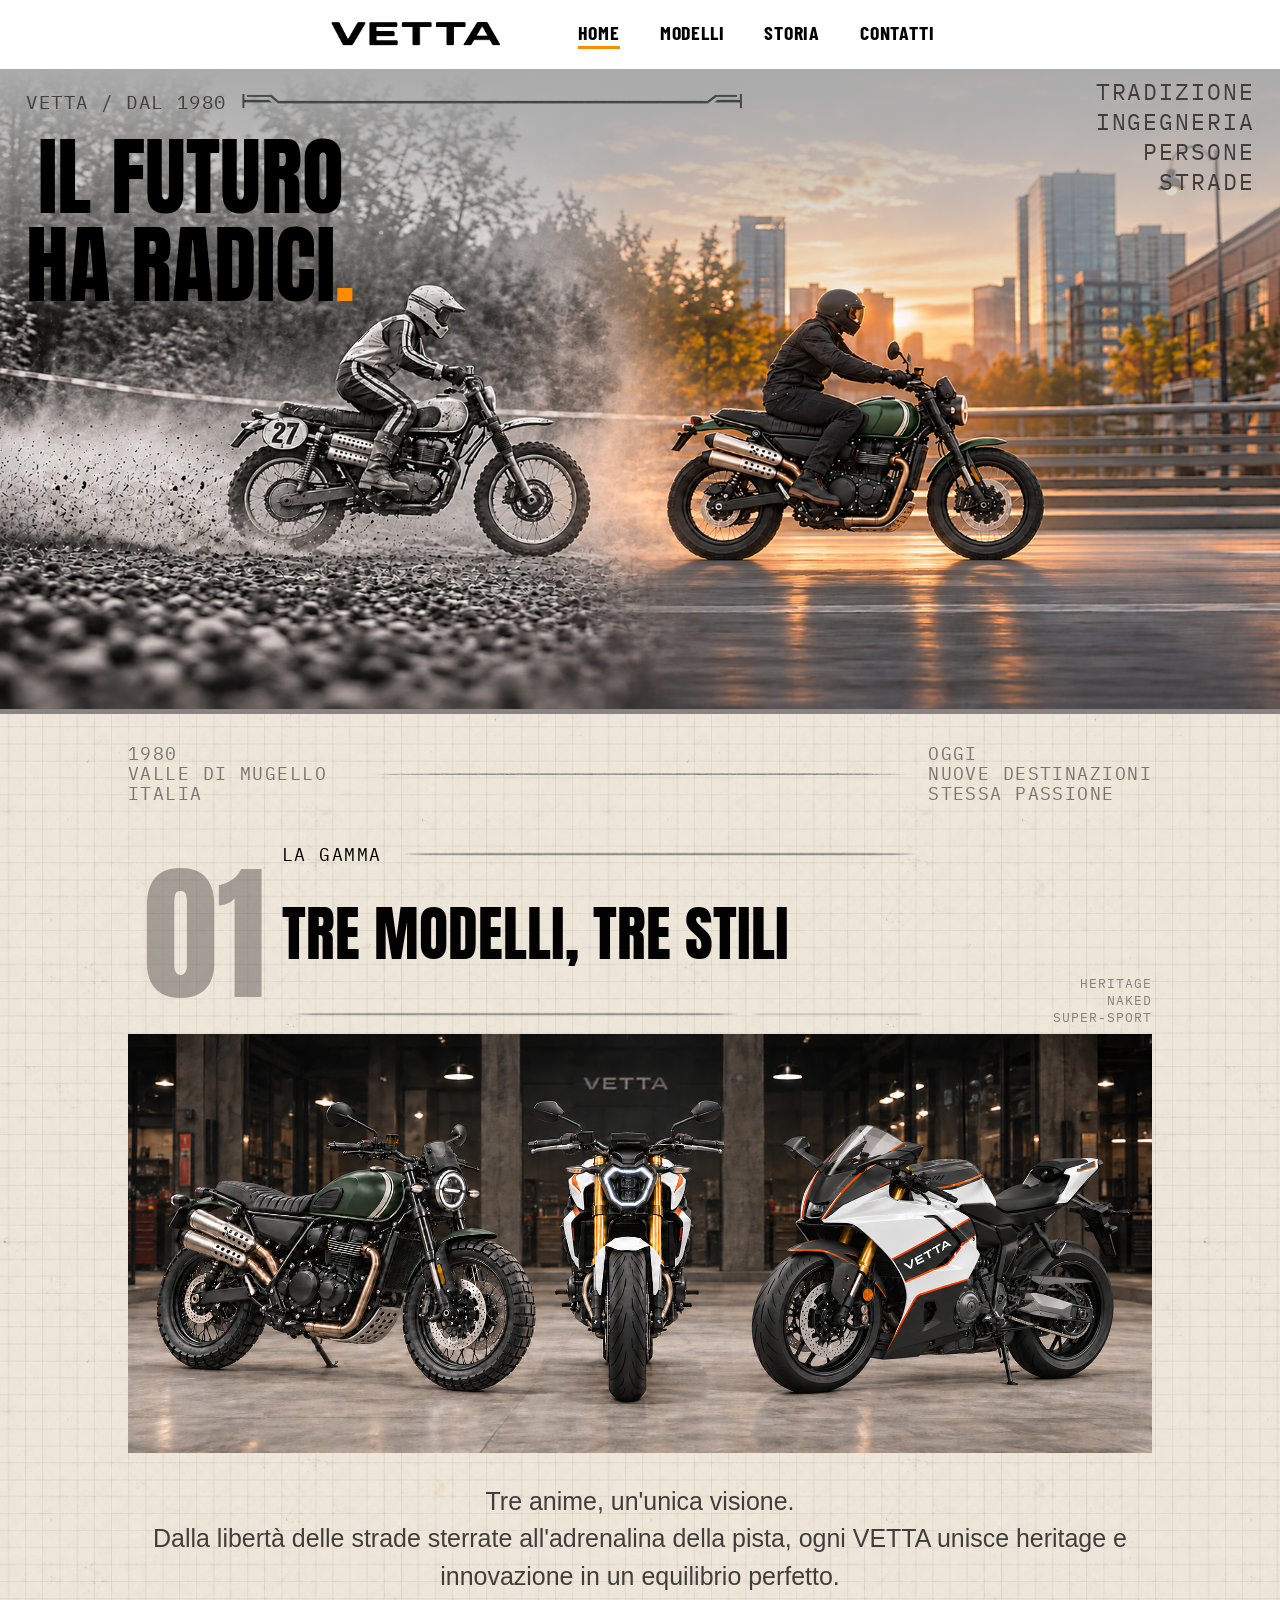
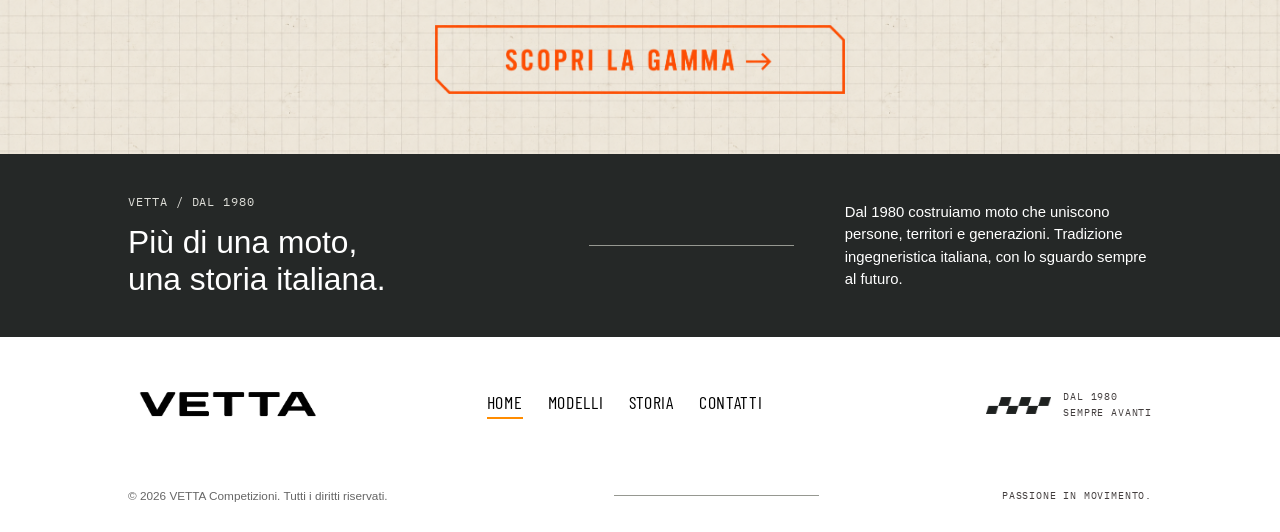
<file: index.html>
<html>
    <head>
        <meta charset="UTF-8">
        <meta name="viewport" content="width=device-width" />
        <meta name="description" content="Homepage VETTA Competizioni: Scrambler Naked Super-Sport.">
        <title>VETTA - Home</title>
        <link rel="stylesheet" href="style.css">
        <link href="https://fonts.googleapis.com/css2?family=Anton&family=Barlow+Condensed:wght@400;600&family=IBM+Plex+Mono:wght@400&display=swap" rel="stylesheet">
        <link rel="icon" type="image/png" href="img/Logo/favicon.png">
    </head>

    <body>
        <header>

            <div class="nav_menu">
            <nav class="navigator">
                <div class="nav_left">
                    <a href="index.html" class="logo"><img src="img/Logo/Logo VETTA nero su sfondo trasparente.png" alt="logo_vetta" class="img-res"/></a>
                </div>

                <div class="nav_right">
                <ul>
                    <li><a href="index.html" aria-current="page">HOME</a></li>
                    <li><a href="modelli.html">MODELLI</a></li>
                    <li><a href="storia.html">STORIA</a></li>
                    <li><a href="contatti.html">CONTATTI</a></li>
                </ul>
                </div>
            </nav>
            </div>

            <cover class="hero">
                <img src="img/Homepage/VETTA-homepage-passato-presente-v4.png" alt="homepage" class="img-res"/>

                <div class="hero2">
                    <div class="hero3_left">
                        <div class="hero4">
                            <div class="hero6_left">
                            <h2 class="font_didascalia">VETTA / DAL 1980</h2>
                            </div>

                            <div class="hero6_right">                            
                            <img src="img/Homepage/Divisore orizzontale tecnico antracite.png" alt="linea_cover" class="img-res"/>
                            </div>
                        </div>

                        <div class="hero5">
                            <h1 class="font_titolo">IL FUTURO<br>HA RADICI<span class="punto_arancione">.</span></h1>
                        </div>
                    </div>

                    <div class="hero3_right">
                        <h3 class="font_didascalia">TRADIZIONE<br>INGEGNERIA<br>PERSONE<br>STRADE</h3>
                    </div>
                </div>
            </cover>



        </header>

        <main>

            <div class="under_hero body_margin">
                <div class="col_20">
                    <h3 class="font_didascalia">1980<br>VALLE DI MUGELLO<br>ITALIA</h3>
                </div>
                <div class="col_60">
                    <img src="img/Homepage/Linea tecnica vintage italiana.png" alt="linea_cover" class="img-res"/>
                </div>    
                <div class="col_20_right">
                    <h3 class="font_didascalia">OGGI<br>NUOVE DESTINAZIONI<br>STESSA PASSIONE</h3>                
                </div>
            </div>

            <div class="title body_margin">

                <div class="title_left">
                    <h3 class="font_titolo">01</h3>
                </div>

                <div class="title_center">
                    <div class="title_2">
                        <div class="title_2_left">
                            <p class="font_didascalia">LA GAMMA</p>
                        </div>
                        <div class="title_2_right">
                            <img src="img/Homepage/Linea tecnica vintage italiana.png" alt="linea_cover" class="img-res"/>
                        </div>
                    </div>

                    <div class="title_3">
                        <h2 class="font_titolo">TRE MODELLI, TRE STILI</h2>
                    </div>
                    
                    <div class="title_4">
                        <div class="title_4_left">
                            <img src="img/Homepage/Linea tecnica vintage italiana.png" alt="linea_cover" class="img-res"/>
                        </div>
                        <div class="title_4_right">
                            <img src="img/Homepage/Linea tecnica vintage italiana.png" alt="linea_cover" class="img-res"/>
                        </div>
                    </div>
                </div>

                <div class="title_right">
                    <h3 class="font_didascalia">HERITAGE<br>NAKED<br>SUPER-SPORT</h3>                
                </div>
            </div>
            
            <div class="body_margin">
                <div>
                    <img src="img/Homepage/VETTA-lineup-officina-restyling.png" alt="lineup" class="img-res"/>
                </div>
                
                <!-- TESTO SOTTO LA LINEUP -->
                <div class="paragrafo_lineup">
                    <p>
                        Tre anime, un'unica visione.<br>
                        Dalla libertà delle strade sterrate all'adrenalina della pista,
                        ogni VETTA unisce heritage e innovazione in un equilibrio perfetto.
                    </p>
                </div>

                <!-- PULSANTE MODELLI -->
                <div class="bottone_gamma">
                    <a href="modelli.html">
                        <img
                            src="img/Homepage/VETTA-pulsante-scopri-la-gamma-trasparente.png"
                            alt="Scopri la gamma"
                            class="img-res"
                        />
                    </a>
                </div>

            </div>
        </main>

        <footer>

            <!-- FASCIA SCURA: PRESENTAZIONE DEL MARCHIO -->
            <div class="footer_presentazione">
                <div class="footer_presentazione_inner body_margin">

                    <div class="footer_presentazione_titolo">
                        <p class="font_didascalia">VETTA / DAL 1980</p>

                        <h2>
                            Più di una moto,<br>
                            una storia italiana.
                        </h2>
                    </div>

                    <div class="footer_presentazione_linea">
                        <div class="linea_footer"></div>
                    </div>

                    <div class="footer_presentazione_testo">
                        <p>
                            Dal 1980 costruiamo moto che uniscono persone,
                            territori e generazioni. Tradizione
                            ingegneristica italiana, con lo sguardo
                            sempre al futuro.
                        </p>
                    </div>

                </div>
            </div>

            <!-- LOGO, MENU E BANDIERINA -->
            <div class="footer_navigazione">
                <nav class="navigator_footer body_margin"
                     aria-label="Navigazione footer">

                    <div class="nav_left_footer">
                        <a href="index.html" class="logo">
                            <img
                                src="img/Logo/Logo VETTA nero su sfondo trasparente.png"
                                alt="VETTA Competizioni - Home"
                                class="img-res"
                            />
                        </a>
                    </div>

                    <div class="nav_right_footer">
                        <ul>
                            <li><a href="index.html" aria-current="page">HOME</a></li>
                            <li><a href="modelli.html">MODELLI</a></li>
                            <li><a href="storia.html">STORIA</a></li>
                            <li><a href="contatti.html">CONTATTI</a></li>
                        </ul>
                    </div>

                    <div class="nav_motto_footer">

                        <div class="nav_flag_footer">
                            <img
                                src="img/Homepage/VETTA-bandierina-scacchi-trasparente.png"
                                alt=""
                                class="img-res"
                            />
                        </div>

                        <p class="font_didascalia">
                            DAL 1980<br>
                            SEMPRE AVANTI
                        </p>

                    </div>

                </nav>
            </div>

            <!-- RIGA FINALE -->
            <div class="footer_chiusura body_margin">

                <div class="footer_copyright">
                    <p>
                        © 2026 VETTA Competizioni. Tutti i diritti riservati.
                    </p>
                </div>

                <div class="footer_chiusura_linea">
                    <div class="linea_footer"></div>
                </div>

                <div class="footer_claim">
                    <p class="font_didascalia">
                        PASSIONE IN MOVIMENTO.
                    </p>
                </div>

            </div>

        </footer>

    </body>
</html>
</file>
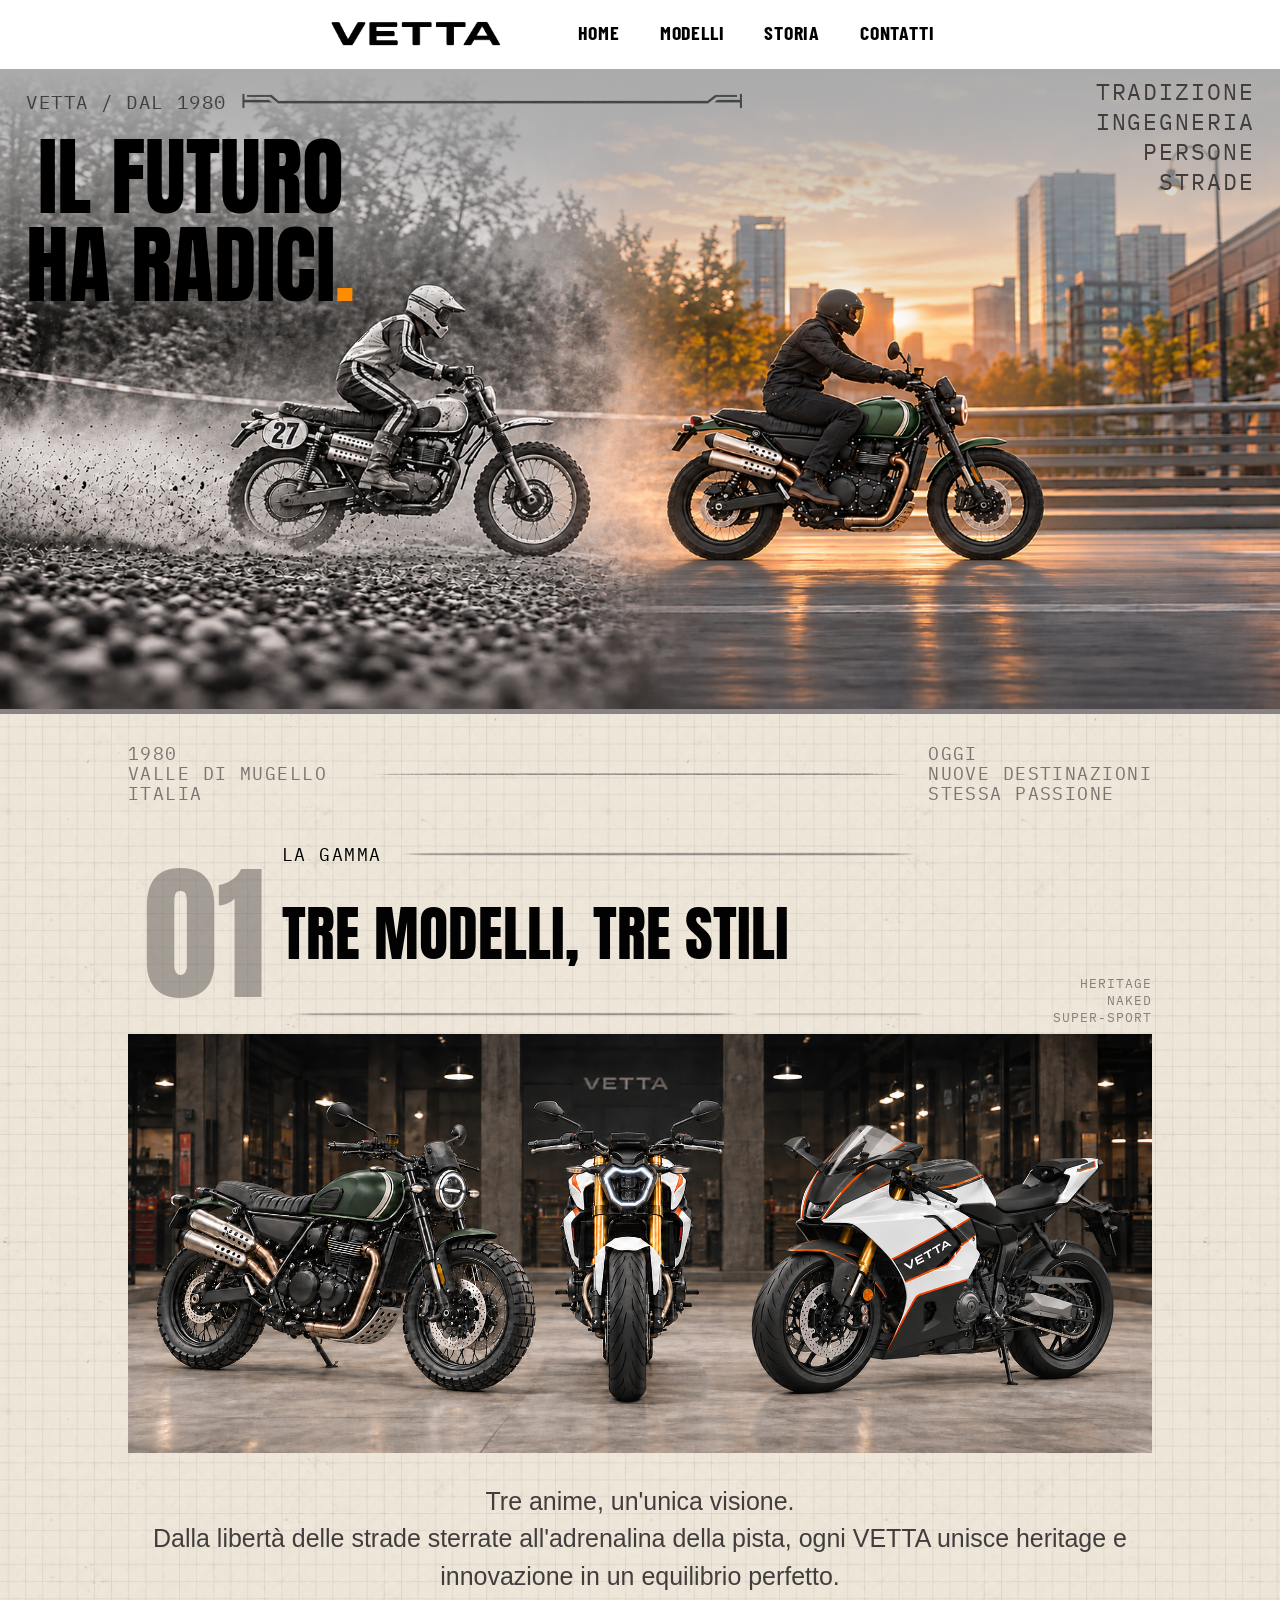
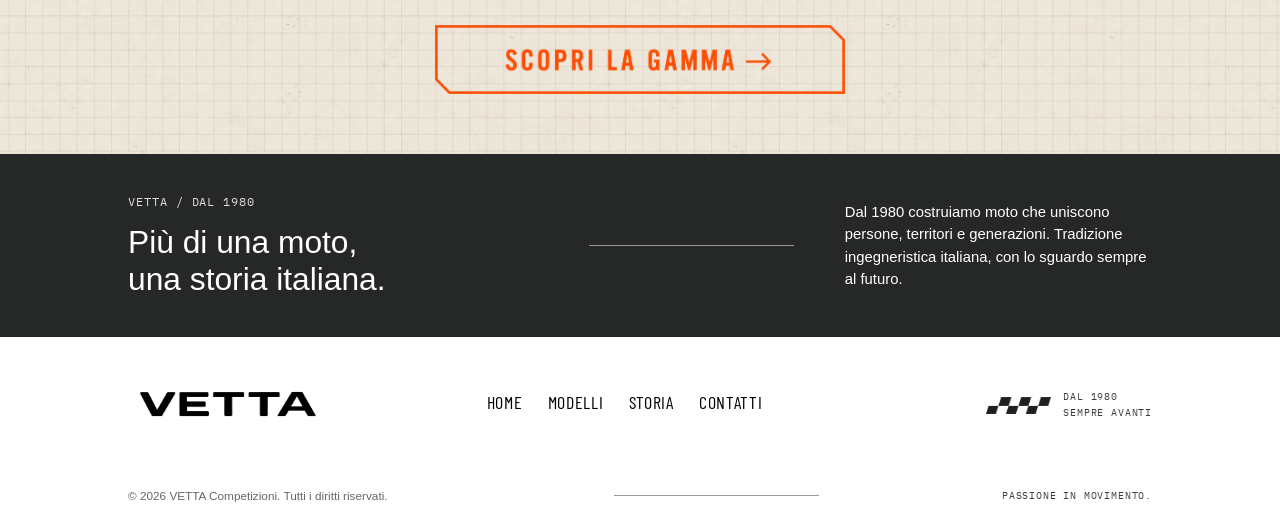
<file: html css/index.html>
<html>
    <head>
        <meta charset="UTF-8">
        <meta name="viewport" content="width=device-width" />
        <meta name="description" content="Homepage VETTA Competizioni: Scrambler Naked Super-Sport.">
        <title>VETTA - Home</title>
        <link rel="stylesheet" href="style.css">
        <link href="https://fonts.googleapis.com/css2?family=Anton&family=Barlow+Condensed:wght@400;600&family=IBM+Plex+Mono:wght@400&display=swap" rel="stylesheet">
        <link rel="icon" type="image/png" href="../img/Logo/favicon.png">
    </head>

    <body>
        <header>

            <div class="nav_menu">
            <nav class="navigator">
                <div class="nav_left">
                    <a href="index.html" class="logo"><img src="../img/Logo/Logo VETTA nero su sfondo trasparente.png" alt="logo_vetta" class="img-res"/></a>
                </div>

                <div class="nav_right">
                <ul>
                    <li><a href="index.html">HOME</a></li>
                    <li><a href="modelli.html">MODELLI</a></li>
                    <li><a href="storia.html">STORIA</a></li>
                    <li><a href="contatti.html">CONTATTI</a></li>
                </ul>
                </div>
            </nav>
            </div>

            <cover class="hero">
                <img src="../img/Homepage/VETTA-homepage-passato-presente-v4.png" alt="homepage" class="img-res"/>

                <div class="hero2">
                    <div class="hero3_left">
                        <div class="hero4">
                            <div class="hero6_left">
                            <h2 class="font_didascalia">VETTA / DAL 1980</h2>
                            </div>

                            <div class="hero6_right">                            
                            <img src="../img/Homepage/Divisore orizzontale tecnico antracite.png" alt="linea_cover" class="img-res"/>
                            </div>
                        </div>

                        <div class="hero5">
                            <h1 class="font_titolo">IL FUTURO<br>HA RADICI<span class="punto_arancione">.</span></h1>
                        </div>
                    </div>

                    <div class="hero3_right">
                        <h3 class="font_didascalia">TRADIZIONE<br>INGEGNERIA<br>PERSONE<br>STRADE</h3>
                    </div>
                </div>
            </cover>



        </header>

        <main>

            <div class="under_hero body_margin">
                <div class="col_20">
                    <h3 class="font_didascalia">1980<br>VALLE DI MUGELLO<br>ITALIA</h3>
                </div>
                <div class="col_60">
                    <img src="../img/Homepage/Linea tecnica vintage italiana.png" alt="linea_cover" class="img-res"/>
                </div>    
                <div class="col_20_right">
                    <h3 class="font_didascalia">OGGI<br>NUOVE DESTINAZIONI<br>STESSA PASSIONE</h3>                
                </div>
            </div>

            <div class="title body_margin">

                <div class="title_left">
                    <h3 class="font_titolo">01</h3>
                </div>

                <div class="title_center">
                    <div class="title_2">
                        <div class="title_2_left">
                            <p class="font_didascalia">LA GAMMA</p>
                        </div>
                        <div class="title_2_right">
                            <img src="../img/Homepage/Linea tecnica vintage italiana.png" alt="linea_cover" class="img-res"/>
                        </div>
                    </div>

                    <div class="title_3">
                        <h2 class="font_titolo">TRE MODELLI, TRE STILI</h2>
                    </div>
                    
                    <div class="title_4">
                        <div class="title_4_left">
                            <img src="../img/Homepage/Linea tecnica vintage italiana.png" alt="linea_cover" class="img-res"/>
                        </div>
                        <div class="title_4_right">
                            <img src="../img/Homepage/Linea tecnica vintage italiana.png" alt="linea_cover" class="img-res"/>
                        </div>
                    </div>
                </div>

                <div class="title_right">
                    <h3 class="font_didascalia">HERITAGE<br>NAKED<br>SUPER-SPORT</h3>                
                </div>
            </div>
            
            <div class="body_margin">
                <div>
                    <img src="../img/Homepage/VETTA-lineup-officina-restyling.png" alt="lineup" class="img-res"/>
                </div>
                
                <!-- TESTO SOTTO LA LINEUP -->
                <div class="paragrafo_lineup">
                    <p>
                        Tre anime, un'unica visione.<br>
                        Dalla libertà delle strade sterrate all'adrenalina della pista,
                        ogni VETTA unisce heritage e innovazione in un equilibrio perfetto.
                    </p>
                </div>

                <!-- PULSANTE MODELLI -->
                <div class="bottone_gamma">
                    <a href="modelli.html">
                        <img
                            src="../img/Homepage/VETTA-pulsante-scopri-la-gamma-trasparente.png"
                            alt="Scopri la gamma"
                            class="img-res"
                        />
                    </a>
                </div>

            </div>
        </main>

        <footer>

            <!-- FASCIA SCURA: PRESENTAZIONE DEL MARCHIO -->
            <div class="footer_presentazione">
                <div class="footer_presentazione_inner body_margin">

                    <div class="footer_presentazione_titolo">
                        <p class="font_didascalia">VETTA / DAL 1980</p>

                        <h2>
                            Più di una moto,<br>
                            una storia italiana.
                        </h2>
                    </div>

                    <div class="footer_presentazione_linea">
                        <div class="linea_footer"></div>
                    </div>

                    <div class="footer_presentazione_testo">
                        <p>
                            Dal 1980 costruiamo moto che uniscono persone,
                            territori e generazioni. Tradizione
                            ingegneristica italiana, con lo sguardo
                            sempre al futuro.
                        </p>
                    </div>

                </div>
            </div>

            <!-- LOGO, MENU E BANDIERINA -->
            <div class="footer_navigazione">
                <nav class="navigator_footer body_margin"
                     aria-label="Navigazione footer">

                    <div class="nav_left_footer">
                        <a href="index.html" class="logo">
                            <img
                                src="../img/Logo/Logo VETTA nero su sfondo trasparente.png"
                                alt="VETTA Competizioni - Home"
                                class="img-res"
                            />
                        </a>
                    </div>

                    <div class="nav_right_footer">
                        <ul>
                            <li><a href="index.html">HOME</a></li>
                            <li><a href="modelli.html">MODELLI</a></li>
                            <li><a href="storia.html">STORIA</a></li>
                            <li><a href="contatti.html">CONTATTI</a></li>
                        </ul>
                    </div>

                    <div class="nav_motto_footer">

                        <div class="nav_flag_footer">
                            <img
                                src="../img/Homepage/VETTA-bandierina-scacchi-trasparente.png"
                                alt=""
                                class="img-res"
                            />
                        </div>

                        <p class="font_didascalia">
                            DAL 1980<br>
                            SEMPRE AVANTI
                        </p>

                    </div>

                </nav>
            </div>

            <!-- RIGA FINALE -->
            <div class="footer_chiusura body_margin">

                <div class="footer_copyright">
                    <p>
                        © 2026 VETTA Competizioni. Tutti i diritti riservati.
                    </p>
                </div>

                <div class="footer_chiusura_linea">
                    <div class="linea_footer"></div>
                </div>

                <div class="footer_claim">
                    <p class="font_didascalia">
                        PASSIONE IN MOVIMENTO.
                    </p>
                </div>

            </div>

        </footer>

    </body>
</html>
</file>
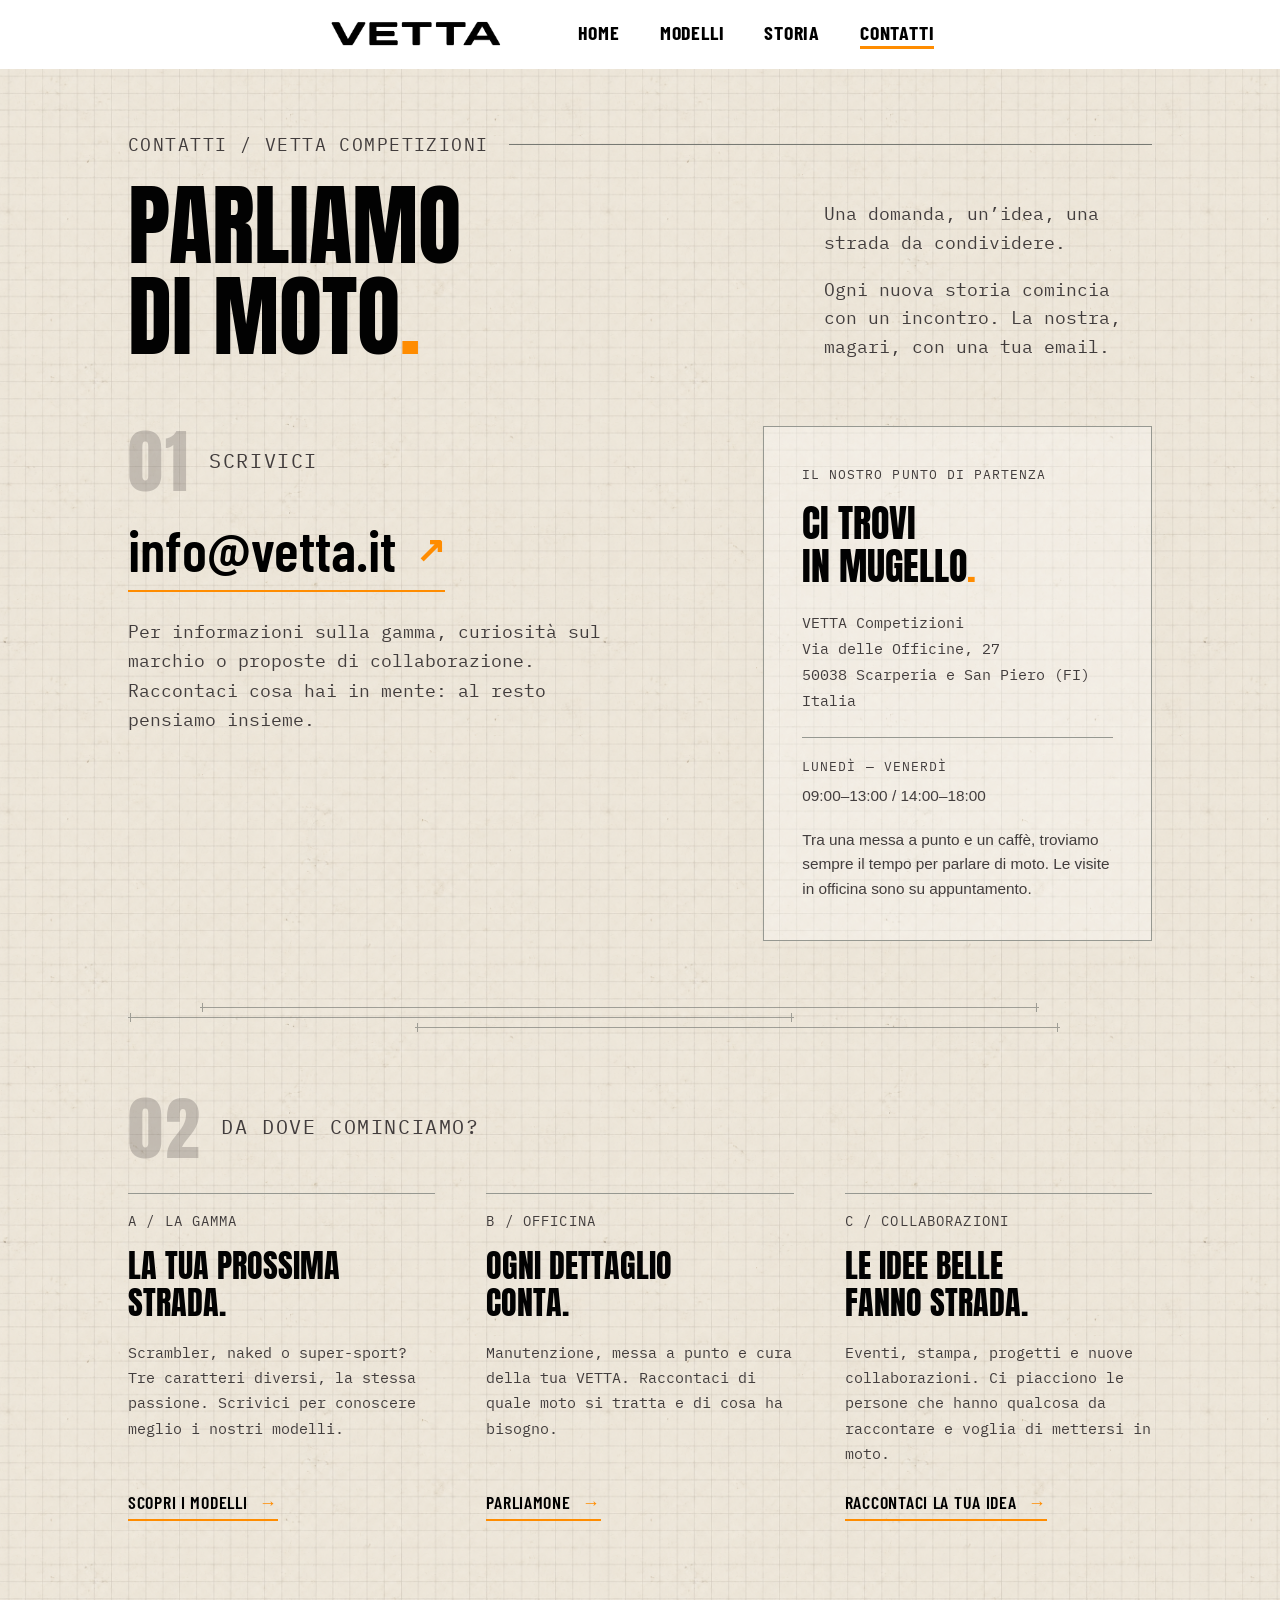
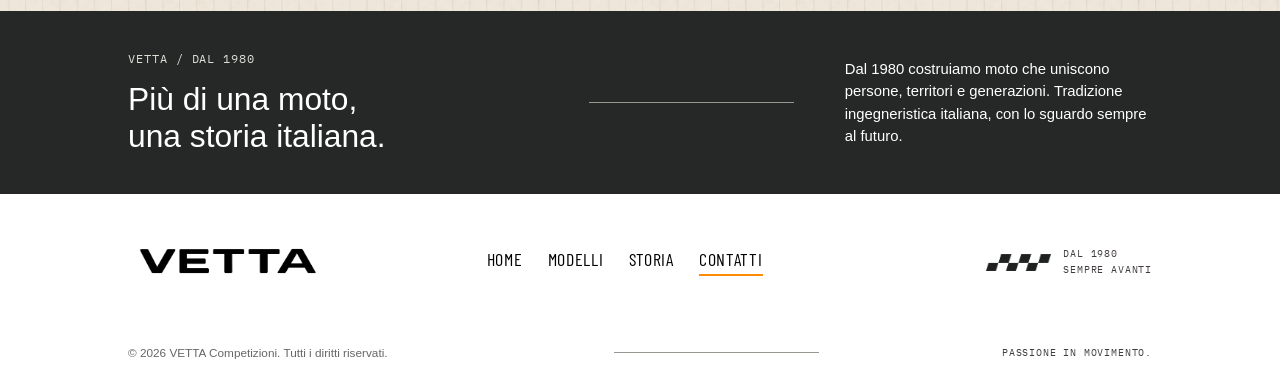
<file: contatti.html>
<!DOCTYPE html>
<html lang="it">
<head>
    <meta charset="UTF-8">
    <meta name="viewport" content="width=device-width, initial-scale=1">
    <meta name="description" content="Contatta VETTA Competizioni: informazioni sui modelli, officina e collaborazioni.">
    <title>VETTA — Contatti</title>
    <!-- Prima gli stili della homepage, poi le regole specifiche di Contatti. -->
    <link rel="stylesheet" href="style.css">
    <link rel="stylesheet" href="contatti.css">
    <link href="https://fonts.googleapis.com/css2?family=Anton&family=Barlow+Condensed:wght@400;600&family=IBM+Plex+Mono:wght@400&display=swap" rel="stylesheet">
    <link rel="icon" type="image/png" href="img/Logo/favicon.png">
</head>
<body class="pagina_contatti">
    <header>
            <div class="nav_menu">
            <nav class="navigator" aria-label="Navigazione principale">
                <div class="nav_left">
                    <a href="index.html" class="logo"><img src="img/Logo/Logo VETTA nero su sfondo trasparente.png" alt="logo_vetta" class="img-res"/></a>
                </div>

                <div class="nav_right">
                <ul>
                    <li><a href="index.html">HOME</a></li>
                    <li><a href="modelli.html">MODELLI</a></li>
                    <li><a href="storia.html">STORIA</a></li>
                    <li><a href="contatti.html" aria-current="page">CONTATTI</a></li>
                </ul>
                </div>
            </nav>
            </div>
    </header>

    <main class="contatti_main">
        <!-- I recapiti sono inventati per questo progetto portfolio. -->
        <section class="contatti_intro body_margin" aria-labelledby="contatti_titolo">
            <div class="contatti_occhiello font_didascalia">
                <p>CONTATTI / VETTA COMPETIZIONI</p>
                <span class="contatti_linea" aria-hidden="true"></span>
            </div>
            <div class="contatti_intro_griglia">
                <h1 id="contatti_titolo" class="font_titolo">PARLIAMO<br>DI MOTO<span class="contatti_punto">.</span></h1>
                <div class="contatti_intro_testo">
                    <p>Una domanda, un’idea, una strada da condividere.</p>
                    <p>Ogni nuova storia comincia con un incontro. La nostra, magari, con una tua email.</p>
                </div>
            </div>
        </section>

        <div class="contatti_corpo body_margin">
            <section class="contatti_recapiti" aria-labelledby="contatti_scrivici">
                <div class="contatti_email">
                    <div class="contatti_etichetta font_didascalia">
                        <span class="contatti_numero font_titolo" aria-hidden="true">01</span>
                        <h2 id="contatti_scrivici">SCRIVICI</h2>
                    </div>
                    <a class="contatti_email_link" href="mailto:info@vetta.it">info@vetta.it<span aria-hidden="true">↗</span></a>
                    <p>Per informazioni sulla gamma, curiosità sul marchio o proposte di collaborazione. Raccontaci cosa hai in mente: al resto pensiamo insieme.</p>
                </div>
                <aside class="contatti_officina" aria-labelledby="contatti_officina_titolo">
                    <p class="contatti_officina_etichetta font_didascalia">IL NOSTRO PUNTO DI PARTENZA</p>
                    <h2 id="contatti_officina_titolo" class="font_titolo">CI TROVI<br>IN MUGELLO<span class="contatti_punto">.</span></h2>
                    <address>VETTA Competizioni<br>Via delle Officine, 27<br>50038 Scarperia e San Piero (FI)<br>Italia</address>
                    <div class="contatti_orari">
                        <p class="font_didascalia">LUNEDÌ — VENERDÌ</p>
                        <p>09:00–13:00 / 14:00–18:00</p>
                    </div>
                    <p class="contatti_visite">Tra una messa a punto e un caffè, troviamo sempre il tempo per parlare di moto. Le visite in officina sono su appuntamento.</p>
                </aside>
            </section>

            <div class="contatti_divisore" aria-hidden="true"><span></span><span></span><span></span></div>

            <section class="contatti_argomenti" aria-labelledby="contatti_argomenti_titolo">
                <div class="contatti_etichetta font_didascalia">
                    <span class="contatti_numero font_titolo" aria-hidden="true">02</span>
                    <h2 id="contatti_argomenti_titolo">DA DOVE COMINCIAMO?</h2>
                </div>
                <div class="contatti_argomenti_griglia">
                    <article>
                        <p class="contatti_indice font_didascalia">A / LA GAMMA</p>
                        <h3 class="font_titolo">LA TUA PROSSIMA<br>STRADA.</h3>
                        <p>Scrambler, naked o super-sport? Tre caratteri diversi, la stessa passione. Scrivici per conoscere meglio i nostri modelli.</p>
                        <a class="contatti_link" href="modelli.html">SCOPRI I MODELLI <span aria-hidden="true">→</span></a>
                    </article>
                    <article>
                        <p class="contatti_indice font_didascalia">B / OFFICINA</p>
                        <h3 class="font_titolo">OGNI DETTAGLIO<br>CONTA.</h3>
                        <p>Manutenzione, messa a punto e cura della tua VETTA. Raccontaci di quale moto si tratta e di cosa ha bisogno.</p>
                        <a class="contatti_link" href="mailto:info@vetta.it?subject=Informazioni%20officina">PARLIAMONE <span aria-hidden="true">→</span></a>
                    </article>
                    <article>
                        <p class="contatti_indice font_didascalia">C / COLLABORAZIONI</p>
                        <h3 class="font_titolo">LE IDEE BELLE<br>FANNO STRADA.</h3>
                        <p>Eventi, stampa, progetti e nuove collaborazioni. Ci piacciono le persone che hanno qualcosa da raccontare e voglia di mettersi in moto.</p>
                        <a class="contatti_link" href="mailto:info@vetta.it?subject=Proposta%20di%20collaborazione">RACCONTACI LA TUA IDEA <span aria-hidden="true">→</span></a>
                    </article>
                </div>
            </section>
        </div>
    </main>

    <!-- Footer condiviso con la homepage. -->
<footer>

            <!-- FASCIA SCURA: PRESENTAZIONE DEL MARCHIO -->
            <div class="footer_presentazione">
                <div class="footer_presentazione_inner body_margin">

                    <div class="footer_presentazione_titolo">
                        <p class="font_didascalia">VETTA / DAL 1980</p>

                        <h2>
                            Più di una moto,<br>
                            una storia italiana.
                        </h2>
                    </div>

                    <div class="footer_presentazione_linea">
                        <div class="linea_footer"></div>
                    </div>

                    <div class="footer_presentazione_testo">
                        <p>
                            Dal 1980 costruiamo moto che uniscono persone,
                            territori e generazioni. Tradizione
                            ingegneristica italiana, con lo sguardo
                            sempre al futuro.
                        </p>
                    </div>

                </div>
            </div>

            <!-- LOGO, MENU E BANDIERINA -->
            <div class="footer_navigazione">
                <nav class="navigator_footer body_margin"
                     aria-label="Navigazione footer">

                    <div class="nav_left_footer">
                        <a href="index.html" class="logo">
                            <img
                                src="img/Logo/Logo VETTA nero su sfondo trasparente.png"
                                alt="VETTA Competizioni - Home"
                                class="img-res"
                            />
                        </a>
                    </div>

                    <div class="nav_right_footer">
                        <ul>
                            <li><a href="index.html">HOME</a></li>
                            <li><a href="modelli.html">MODELLI</a></li>
                            <li><a href="storia.html">STORIA</a></li>
                            <li><a href="contatti.html" aria-current="page">CONTATTI</a></li>
                        </ul>
                    </div>

                    <div class="nav_motto_footer">

                        <div class="nav_flag_footer">
                            <img
                                src="img/Homepage/VETTA-bandierina-scacchi-trasparente.png"
                                alt=""
                                class="img-res"
                            />
                        </div>

                        <p class="font_didascalia">
                            DAL 1980<br>
                            SEMPRE AVANTI
                        </p>

                    </div>

                </nav>
            </div>

            <!-- RIGA FINALE -->
            <div class="footer_chiusura body_margin">

                <div class="footer_copyright">
                    <p>
                        © 2026 VETTA Competizioni. Tutti i diritti riservati.
                    </p>
                </div>

                <div class="footer_chiusura_linea">
                    <div class="linea_footer"></div>
                </div>

                <div class="footer_claim">
                    <p class="font_didascalia">
                        PASSIONE IN MOVIMENTO.
                    </p>
                </div>

            </div>

        </footer>
</body>
</html>
</file>
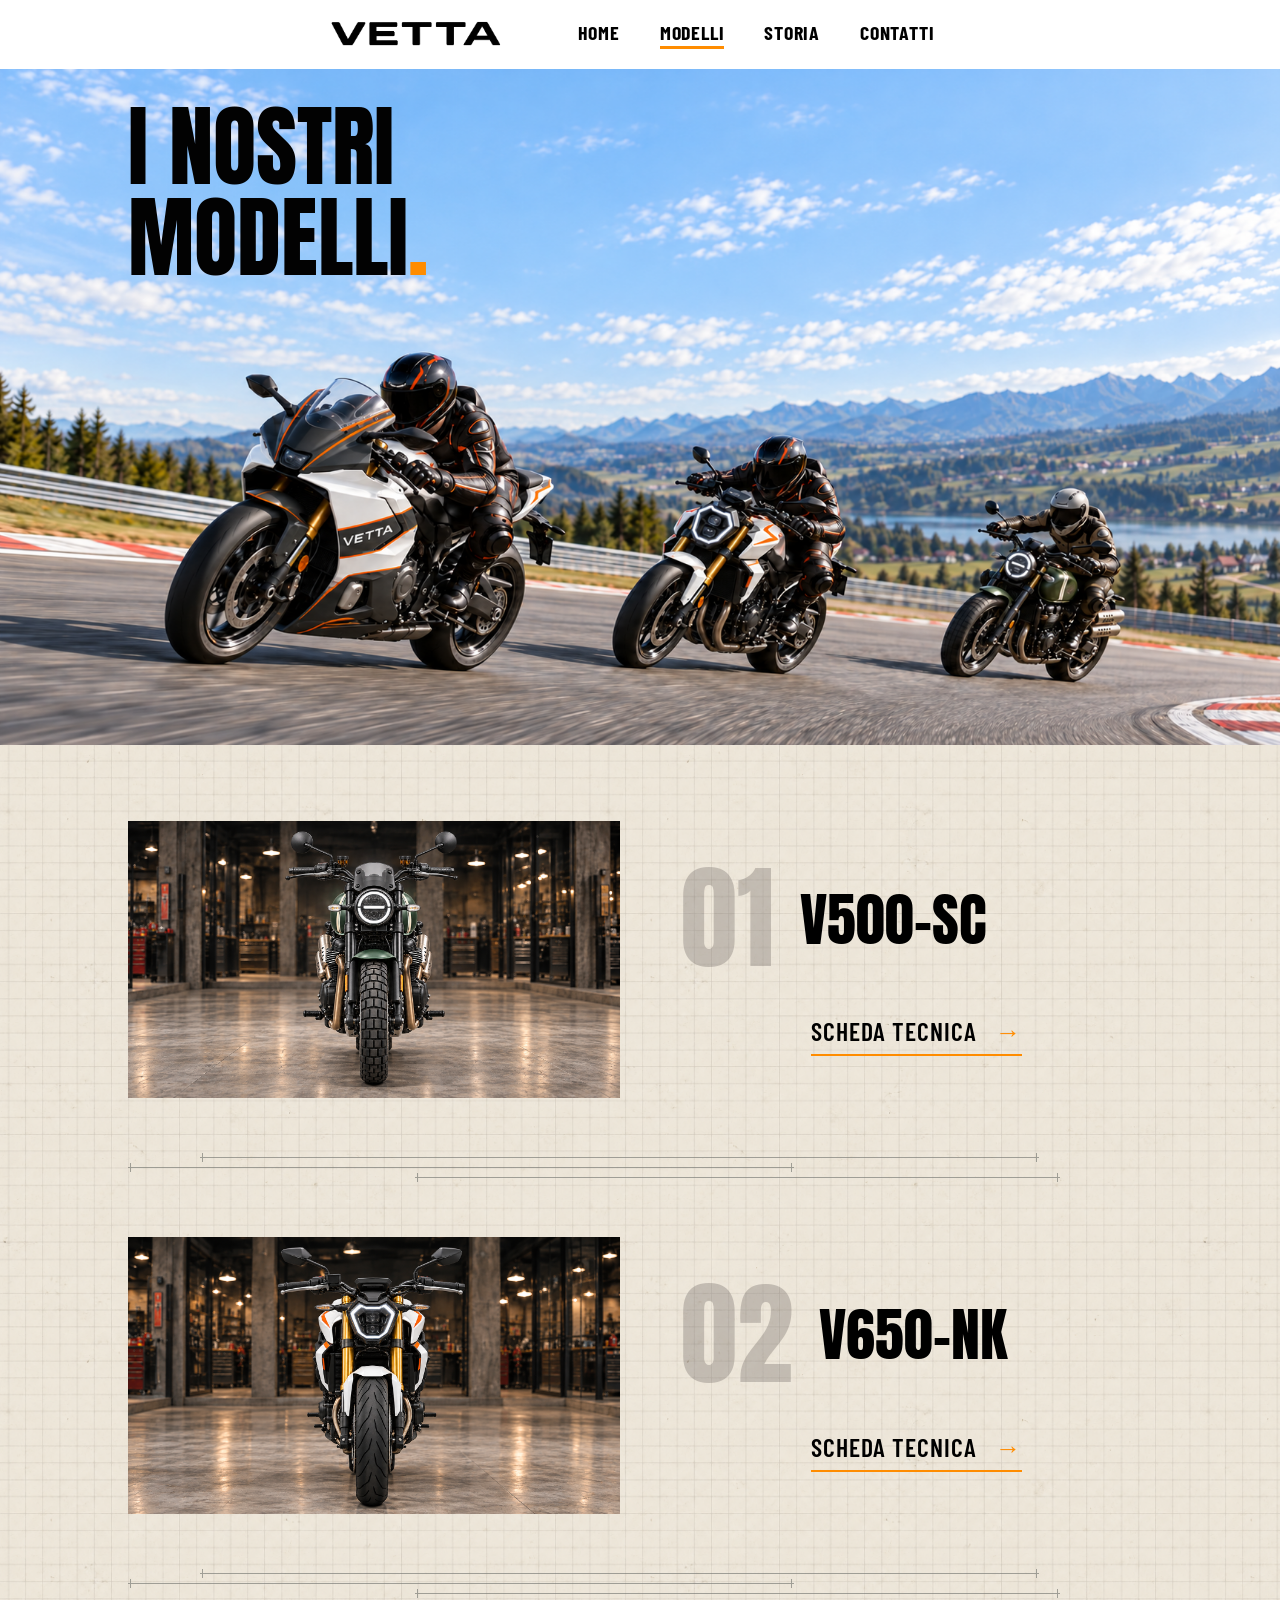
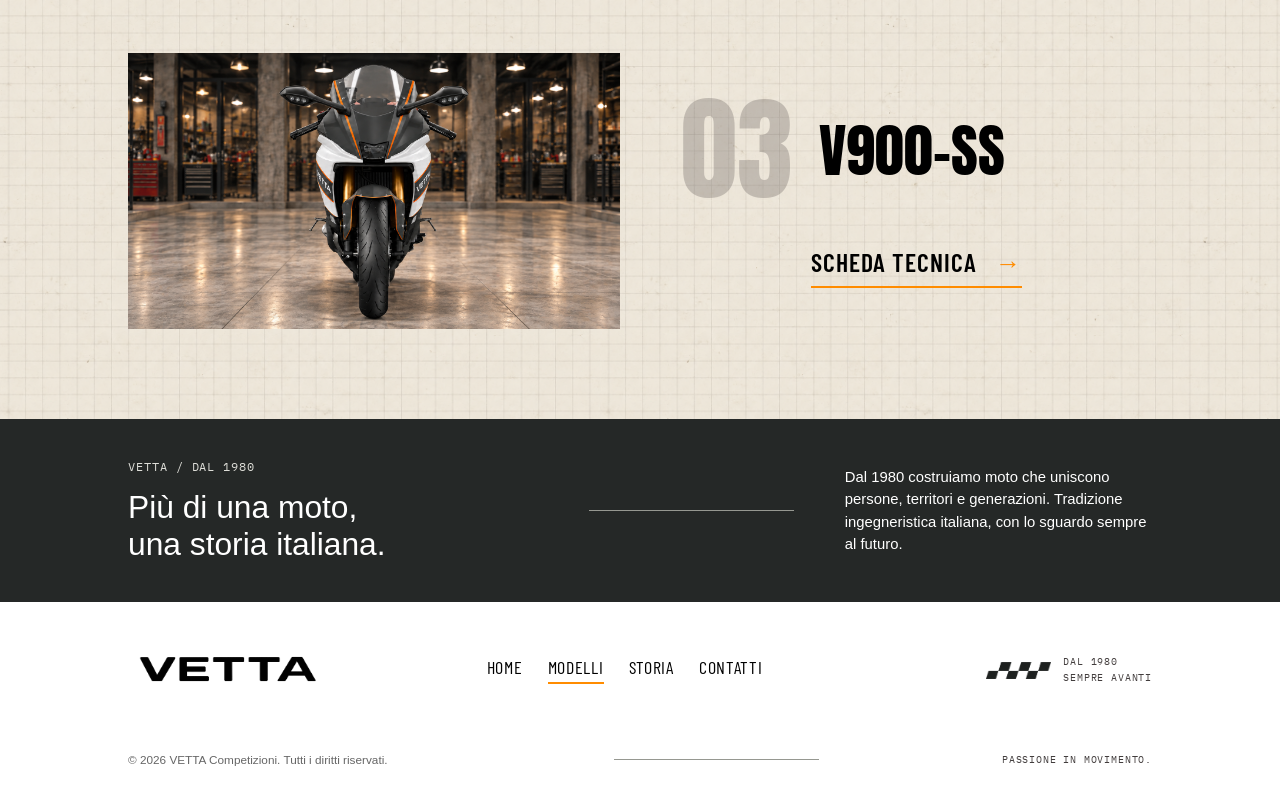
<file: modelli.html>
<!DOCTYPE html>
<html lang="it">
<head>
    <meta charset="UTF-8">
    <meta name="viewport" content="width=device-width, initial-scale=1">
    <meta name="description" content="Scopri i modelli VETTA Competizioni: V500-SC scrambler, V650-NK naked e V900-SS super-sport.">
    <title>VETTA — Modelli</title>
    <!-- Prima gli stili della homepage, poi le regole specifiche di Modelli. -->
    <link rel="stylesheet" href="style.css">
    <link rel="stylesheet" href="modelli.css">
    <link href="https://fonts.googleapis.com/css2?family=Anton&family=Barlow+Condensed:wght@400;600&family=IBM+Plex+Mono:wght@400&display=swap" rel="stylesheet">
    <link rel="icon" type="image/png" href="img/Logo/favicon.png">
</head>
<body class="pagina_modelli">
    <header>
            <div class="nav_menu">
            <nav class="navigator" aria-label="Navigazione principale">
                <div class="nav_left">
                    <a href="index.html" class="logo"><img src="img/Logo/Logo VETTA nero su sfondo trasparente.png" alt="logo_vetta" class="img-res"/></a>
                </div>

                <div class="nav_right">
                <ul>
                    <li><a href="index.html">HOME</a></li>
                    <li><a href="modelli.html" aria-current="page">MODELLI</a></li>
                    <li><a href="storia.html">STORIA</a></li>
                    <li><a href="contatti.html">CONTATTI</a></li>
                </ul>
                </div>
            </nav>
            </div>
    </header>

    <main class="modelli_main">
        <!-- Il titolo rimane testo HTML sopra la fotografia. -->
        <section class="modelli_hero" aria-labelledby="modelli_titolo">
            <img src="img/Modelli/VETTA-Modelli-hero-pista.png" width="1726" height="911" fetchpriority="high" class="modelli_hero_immagine" alt="Le tre VETTA sul circuito, viste di tre quarti: V900-SS davanti a sinistra, V650-NK al centro e V500-SC più arretrata a destra.">
            <div class="modelli_hero_testo body_margin">
                <h1 id="modelli_titolo" class="font_titolo">I NOSTRI<br>MODELLI<span class="modelli_punto">.</span></h1>
            </div>
        </section>

        <div class="modelli_catalogo body_margin">
            <section class="modelli_sezione" aria-labelledby="titolo_v500-sc">
                <figure class="modelli_foto">
                    <img src="img/Modelli/V500-SC-frontale-officina.png" width="1672" height="941" loading="lazy" decoding="async" alt="VETTA V500-SC, vista frontale senza pilota nell’officina.">
                </figure>
                <div class="modelli_info">
                    <div class="modelli_intestazione">
                        <span class="modelli_numero font_titolo" aria-hidden="true">01</span>
                        <h2 id="titolo_v500-sc" class="font_titolo">V500-SC</h2>
                    </div>
                    <!-- Pagina dedicata da creare successivamente. -->
                    <a class="modelli_link" href="v500-sc.html" aria-label="Scheda tecnica della VETTA V500-SC">
                        SCHEDA TECNICA <span aria-hidden="true">→</span>
                    </a>
                </div>
            </section>
            <div class="modelli_divisore" aria-hidden="true">
                <span></span><span></span><span></span>
            </div>
            <section class="modelli_sezione" aria-labelledby="titolo_v650-nk">
                <figure class="modelli_foto">
                    <img src="img/Modelli/V650-NK-frontale-officina.png" width="1672" height="941" loading="lazy" decoding="async" alt="VETTA V650-NK, vista frontale senza pilota nell’officina.">
                </figure>
                <div class="modelli_info">
                    <div class="modelli_intestazione">
                        <span class="modelli_numero font_titolo" aria-hidden="true">02</span>
                        <h2 id="titolo_v650-nk" class="font_titolo">V650-NK</h2>
                    </div>
                    <!-- Pagina dedicata da creare successivamente. -->
                    <a class="modelli_link" href="v650-nk.html" aria-label="Scheda tecnica della VETTA V650-NK">
                        SCHEDA TECNICA <span aria-hidden="true">→</span>
                    </a>
                </div>
            </section>
            <div class="modelli_divisore" aria-hidden="true">
                <span></span><span></span><span></span>
            </div>
            <section class="modelli_sezione" aria-labelledby="titolo_v900-ss">
                <figure class="modelli_foto">
                    <img src="img/Modelli/V900-SS-frontale-officina.png" width="1672" height="941" loading="lazy" decoding="async" alt="VETTA V900-SS, vista frontale senza pilota nell’officina.">
                </figure>
                <div class="modelli_info">
                    <div class="modelli_intestazione">
                        <span class="modelli_numero font_titolo" aria-hidden="true">03</span>
                        <h2 id="titolo_v900-ss" class="font_titolo">V900-SS</h2>
                    </div>
                    <!-- Pagina dedicata da creare successivamente. -->
                    <a class="modelli_link" href="v900-ss.html" aria-label="Scheda tecnica della VETTA V900-SS">
                        SCHEDA TECNICA <span aria-hidden="true">→</span>
                    </a>
                </div>
            </section>
        </div>
    </main>

    <!-- Footer condiviso con la homepage. -->
<footer>

            <!-- FASCIA SCURA: PRESENTAZIONE DEL MARCHIO -->
            <div class="footer_presentazione">
                <div class="footer_presentazione_inner body_margin">

                    <div class="footer_presentazione_titolo">
                        <p class="font_didascalia">VETTA / DAL 1980</p>

                        <h2>
                            Più di una moto,<br>
                            una storia italiana.
                        </h2>
                    </div>

                    <div class="footer_presentazione_linea">
                        <div class="linea_footer"></div>
                    </div>

                    <div class="footer_presentazione_testo">
                        <p>
                            Dal 1980 costruiamo moto che uniscono persone,
                            territori e generazioni. Tradizione
                            ingegneristica italiana, con lo sguardo
                            sempre al futuro.
                        </p>
                    </div>

                </div>
            </div>

            <!-- LOGO, MENU E BANDIERINA -->
            <div class="footer_navigazione">
                <nav class="navigator_footer body_margin"
                     aria-label="Navigazione footer">

                    <div class="nav_left_footer">
                        <a href="index.html" class="logo">
                            <img
                                src="img/Logo/Logo VETTA nero su sfondo trasparente.png"
                                alt="VETTA Competizioni - Home"
                                class="img-res"
                            />
                        </a>
                    </div>

                    <div class="nav_right_footer">
                        <ul>
                            <li><a href="index.html">HOME</a></li>
                            <li><a href="modelli.html" aria-current="page">MODELLI</a></li>
                            <li><a href="storia.html">STORIA</a></li>
                            <li><a href="contatti.html">CONTATTI</a></li>
                        </ul>
                    </div>

                    <div class="nav_motto_footer">

                        <div class="nav_flag_footer">
                            <img
                                src="img/Homepage/VETTA-bandierina-scacchi-trasparente.png"
                                alt=""
                                class="img-res"
                            />
                        </div>

                        <p class="font_didascalia">
                            DAL 1980<br>
                            SEMPRE AVANTI
                        </p>

                    </div>

                </nav>
            </div>

            <!-- RIGA FINALE -->
            <div class="footer_chiusura body_margin">

                <div class="footer_copyright">
                    <p>
                        © 2026 VETTA Competizioni. Tutti i diritti riservati.
                    </p>
                </div>

                <div class="footer_chiusura_linea">
                    <div class="linea_footer"></div>
                </div>

                <div class="footer_claim">
                    <p class="font_didascalia">
                        PASSIONE IN MOVIMENTO.
                    </p>
                </div>

            </div>

        </footer>
</body>
</html>
</file>
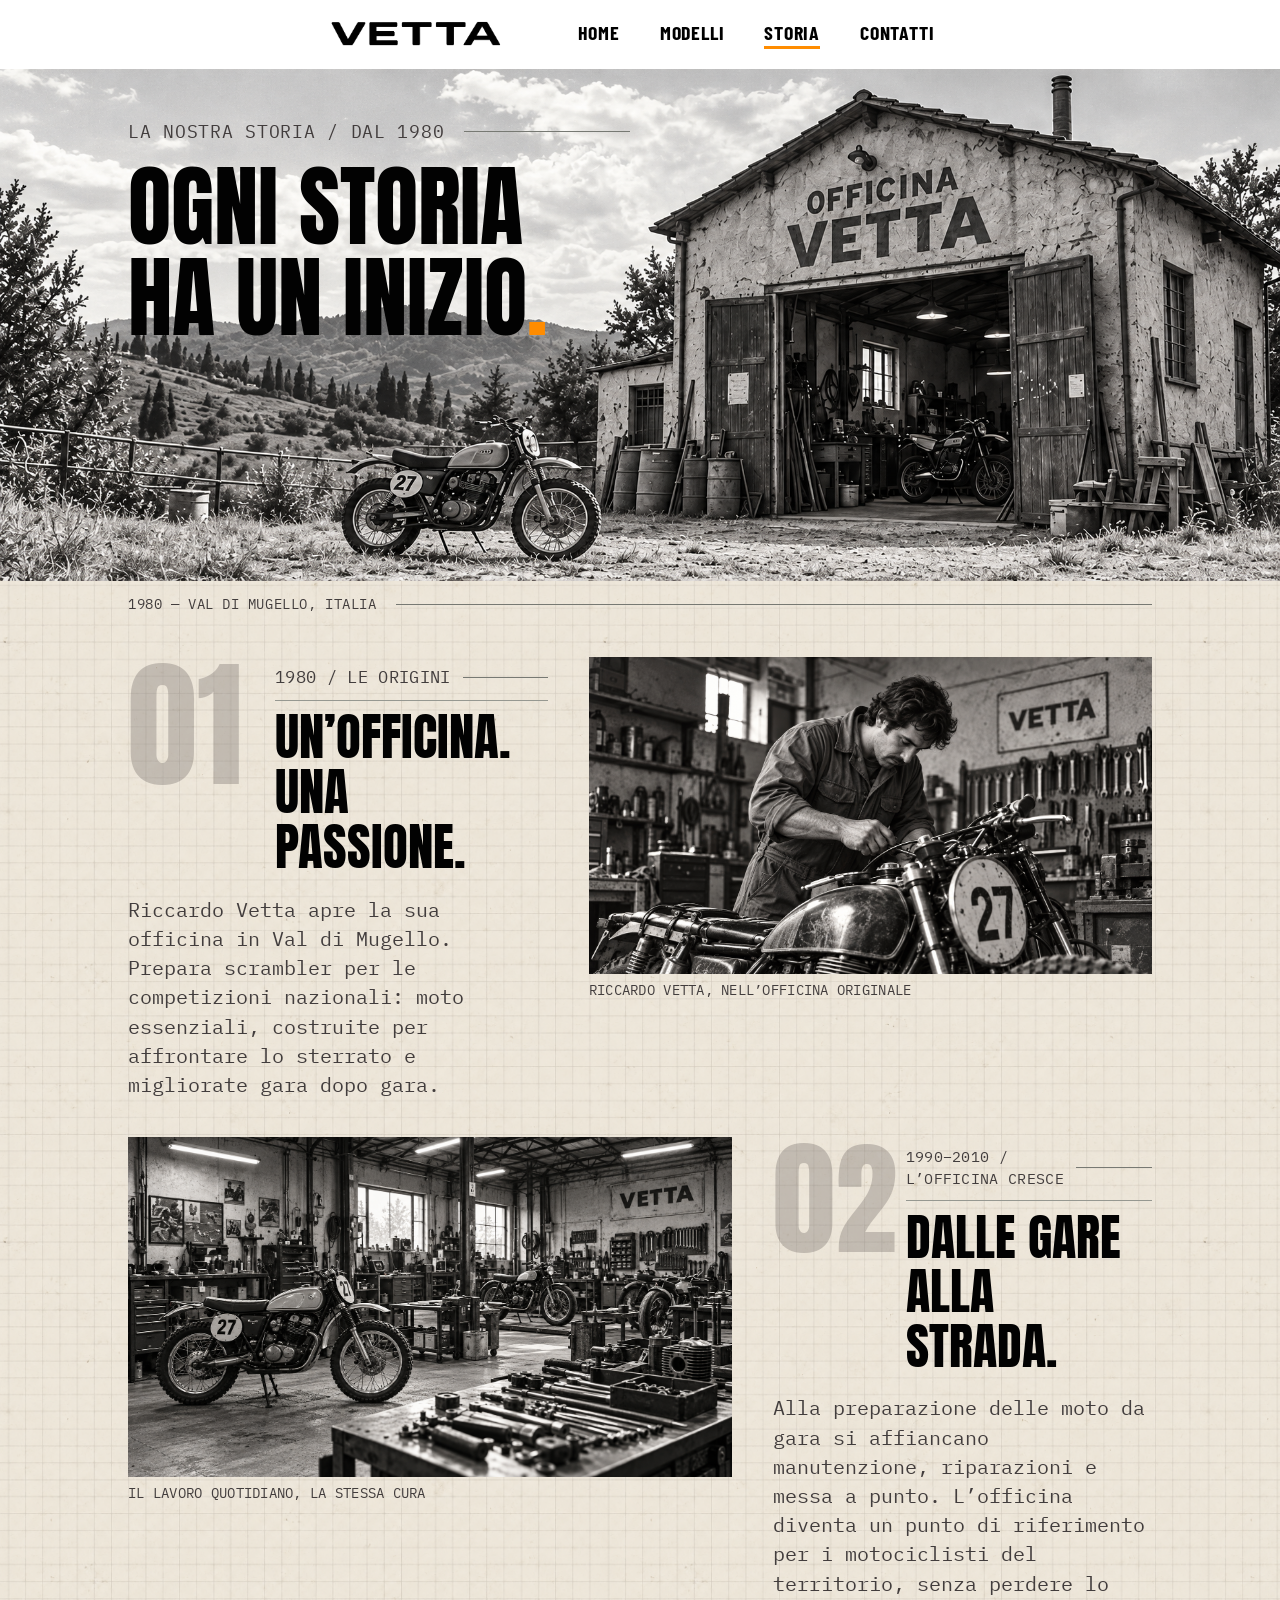
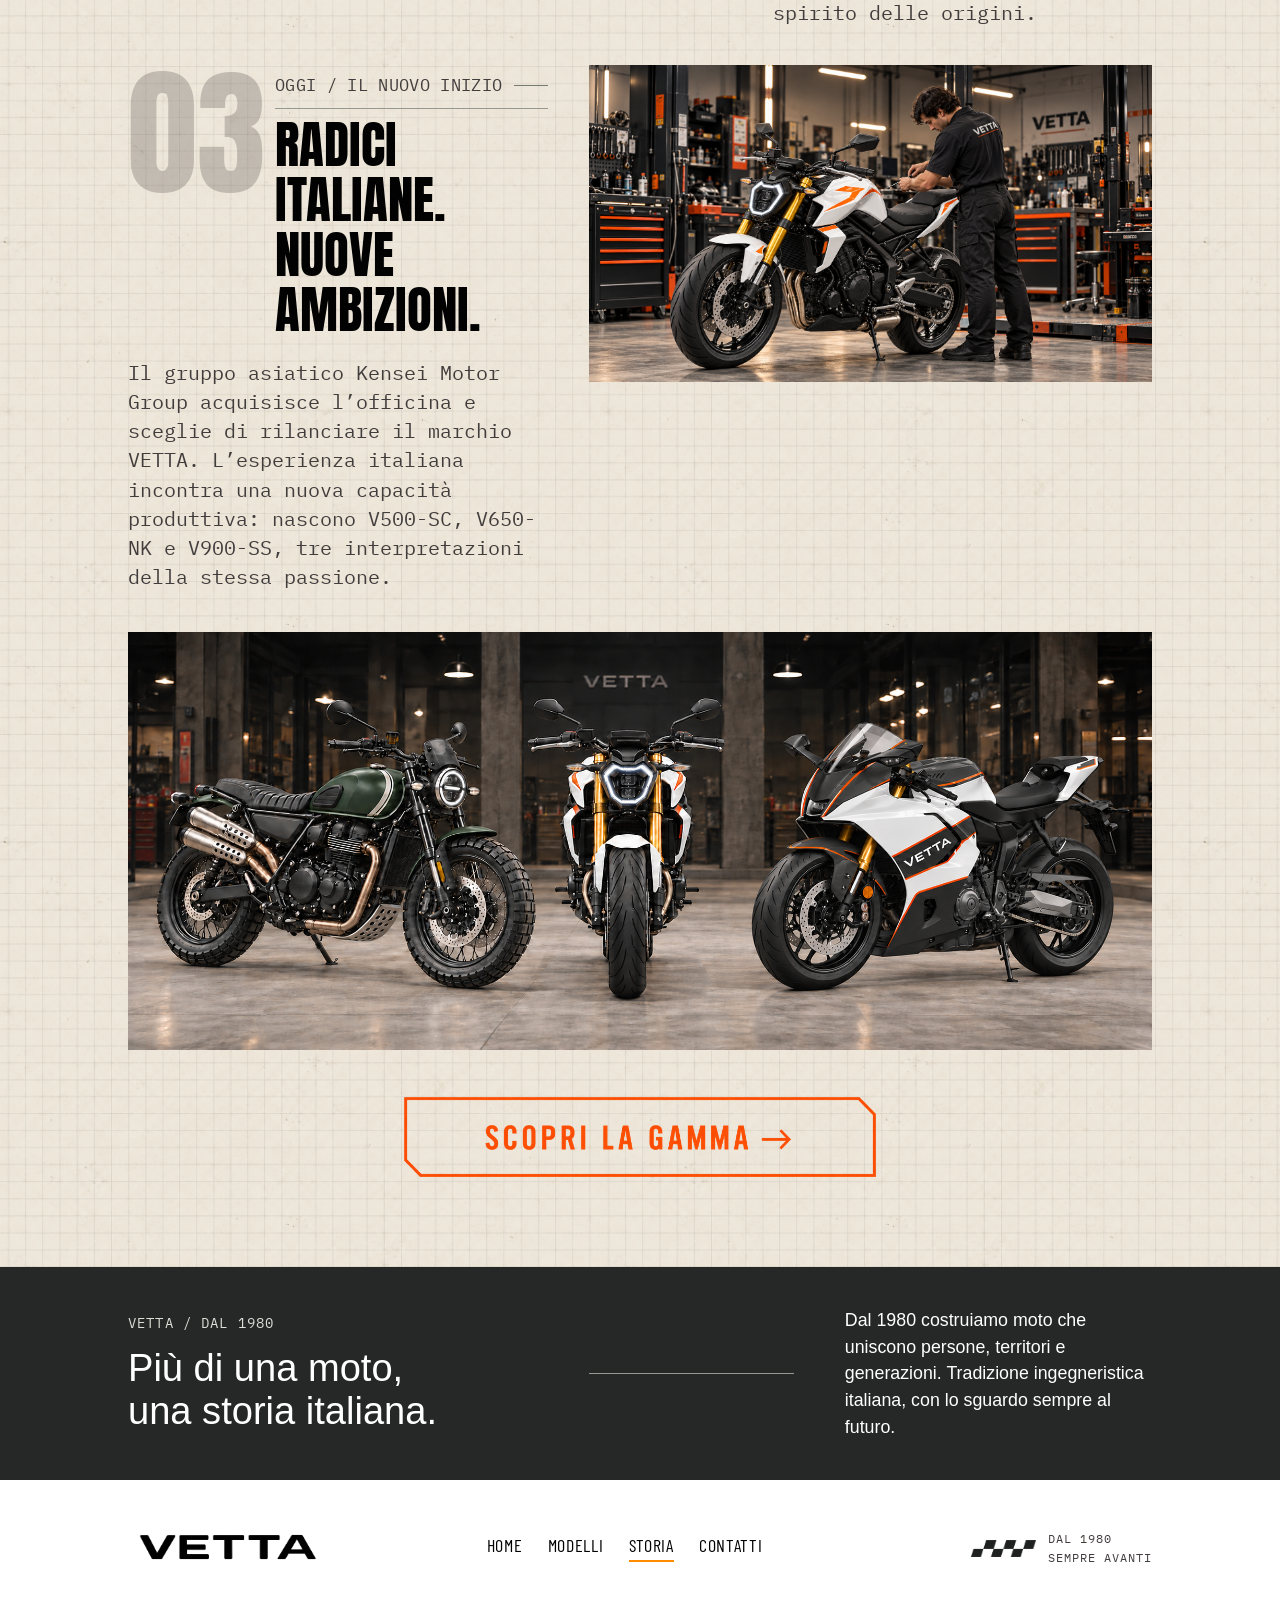
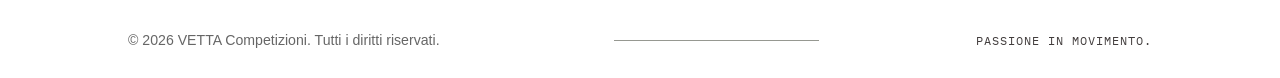
<file: storia.html>
<!DOCTYPE html>
<html lang="it">
<head>
    <meta charset="UTF-8">
    <meta name="viewport" content="width=device-width, initial-scale=1">
    <meta name="description" content="La storia di VETTA Competizioni: dall’officina di Riccardo Vetta in Val di Mugello nel 1980 alla nuova gamma di moto.">
    <title>VETTA — Storia</title>
    <!-- Prima gli stili della homepage, poi le regole specifiche di Storia. -->
    <link rel="stylesheet" href="style.css">
    <link rel="stylesheet" href="storia.css">
    <link href="https://fonts.googleapis.com/css2?family=Anton&family=Barlow+Condensed:wght@400;600&family=IBM+Plex+Mono:wght@400&display=swap" rel="stylesheet">
    <link rel="icon" type="image/png" href="img/Logo/favicon.png">
</head>
<body class="pagina_storia">
    <header>
            <div class="nav_menu">
            <nav class="navigator" aria-label="Navigazione principale">
                <div class="nav_left">
                    <a href="index.html" class="logo"><img src="img/Logo/Logo VETTA nero su sfondo trasparente.png" alt="logo_vetta" class="img-res"/></a>
                </div>

                <div class="nav_right">
                <ul>
                    <li><a href="index.html">HOME</a></li>
                    <li><a href="modelli.html">MODELLI</a></li>
                    <li><a href="storia.html" aria-current="page">STORIA</a></li>
                    <li><a href="contatti.html">CONTATTI</a></li>
                </ul>
                </div>
            </nav>
            </div>
    </header>

    <main class="storia_main">
        <!-- HERO: a tutta larghezza, con il titolo sopra la fotografia. -->
        <section class="storia_hero" aria-labelledby="storia_titolo">
            <img src="img/Storia/VETTA-Storia-hero-officina-1980.png"
                 alt="Officina VETTA in Val di Mugello nel 1980."
                 width="1983" height="793" fetchpriority="high" class="storia_hero_immagine">
            <div class="storia_hero_testo body_margin">
                <div class="storia_hero_didascalia">
                    <p class="font_didascalia">LA NOSTRA STORIA / DAL 1980</p>
                    <span class="storia_linea" aria-hidden="true"></span>
                </div>
                <h1 id="storia_titolo" class="font_titolo">OGNI STORIA<br>HA UN INIZIO<span class="storia_punto">.</span></h1>
            </div>
        </section>

        <!-- LUOGO E ANNO: stessa larghezza del corpo della pagina. -->
        <div class="storia_luogo body_margin">
            <p class="font_didascalia">1980 — VAL DI MUGELLO, ITALIA</p>
            <span class="storia_linea" aria-hidden="true"></span>
        </div>

        <div class="storia_percorso body_margin">
            <!-- 01: testo a sinistra, fotografia a destra. -->
            <section class="storia_capitolo" aria-labelledby="storia_origini">
                <div class="storia_racconto">
                    <div class="storia_intestazione">
                        <span class="storia_numero font_titolo" aria-hidden="true">01</span>
                        <div class="storia_titoli">
                            <div class="storia_etichetta">
                                <p class="font_didascalia">1980 / LE ORIGINI</p>
                                <span class="storia_linea" aria-hidden="true"></span>
                            </div>
                            <h2 id="storia_origini" class="font_titolo">UN’OFFICINA.<br>UNA PASSIONE.</h2>
                        </div>
                    </div>
                    <p class="storia_paragrafo">Riccardo Vetta apre la sua officina in Val di Mugello. Prepara scrambler per le competizioni nazionali: moto essenziali, costruite per affrontare lo sterrato e migliorate gara dopo gara.</p>
                </div>
                <figure class="storia_foto">
                    <img src="img/Storia/VETTA-Storia-01-Riccardo-Vetta.png"
                         alt="Riccardo Vetta lavora sulla scrambler numero 27 nell’officina originale."
                         width="1672" height="941" loading="lazy" decoding="async">
                    <figcaption class="font_didascalia">RICCARDO VETTA, NELL’OFFICINA ORIGINALE</figcaption>
                </figure>
            </section>

            <!-- 02: la classe aggiuntiva inverte le due colonne. -->
            <section class="storia_capitolo storia_capitolo_inverso" aria-labelledby="storia_crescita">
                <div class="storia_racconto">
                    <div class="storia_intestazione">
                        <span class="storia_numero font_titolo" aria-hidden="true">02</span>
                        <div class="storia_titoli">
                            <div class="storia_etichetta">
                                <p class="font_didascalia">1990–2010 /<br>L’OFFICINA CRESCE</p>
                                <span class="storia_linea" aria-hidden="true"></span>
                            </div>
                            <h2 id="storia_crescita" class="font_titolo">DALLE GARE<br>ALLA STRADA.</h2>
                        </div>
                    </div>
                    <p class="storia_paragrafo">Alla preparazione delle moto da gara si affiancano manutenzione, riparazioni e messa a punto. L’officina diventa un punto di riferimento per i motociclisti del territorio, senza perdere lo spirito delle origini.</p>
                </div>
                <figure class="storia_foto">
                    <img src="img/Storia/VETTA-Storia-02-officina-storica.png"
                         alt="L’interno dell’officina storica VETTA, con moto, attrezzi e banchi di lavoro."
                         width="1672" height="941" loading="lazy" decoding="async">
                    <figcaption class="font_didascalia">IL LAVORO QUOTIDIANO, LA STESSA CURA</figcaption>
                </figure>
            </section>

            <!-- 03: la fotografia usa la V650-NK definitiva. -->
            <section class="storia_capitolo" aria-labelledby="storia_rilancio">
                <div class="storia_racconto">
                    <div class="storia_intestazione">
                        <span class="storia_numero font_titolo" aria-hidden="true">03</span>
                        <div class="storia_titoli">
                            <div class="storia_etichetta">
                                <p class="font_didascalia">OGGI / IL NUOVO INIZIO</p>
                                <span class="storia_linea" aria-hidden="true"></span>
                            </div>
                            <h2 id="storia_rilancio" class="font_titolo">RADICI ITALIANE.<br>NUOVE AMBIZIONI.</h2>
                        </div>
                    </div>
                    <p class="storia_paragrafo">Il gruppo asiatico Kensei Motor Group acquisisce l’officina e sceglie di rilanciare il marchio VETTA. L’esperienza italiana incontra una nuova capacità produttiva: nascono V500-SC, V650-NK e V900-SS, tre interpretazioni della stessa passione.</p>
                </div>
                <figure class="storia_foto">
                    <img src="img/Storia/VETTA-Storia-03-officina-V650-NK.png"
                         alt="Un meccanico lavora sulla VETTA V650-NK nella nuova officina."
                         width="1672" height="941" loading="lazy" decoding="async">
                </figure>
            </section>

            <!-- GAMMA: immagine aggiornata della homepage. -->
            <div class="storia_gamma">
                <img src="img/Homepage/VETTA-lineup-officina-restyling.png"
                     alt="La gamma VETTA: V500-SC scrambler, V650-NK naked e V900-SS sportiva."
                     width="1961" height="802" loading="lazy" decoding="async" class="img-res">

                <!-- PULSANTE MODELLI -->
                <div class="bottone_gamma">
                    <a href="modelli.html">
                        <img
                            src="img/Homepage/VETTA-pulsante-scopri-la-gamma-trasparente.png"
                            alt="Scopri la gamma"
                            class="img-res"
                        />
                    </a>
                </div>
            </div>
        </div>
    </main>

    <!-- Footer condiviso con la homepage. -->
<footer>

            <!-- FASCIA SCURA: PRESENTAZIONE DEL MARCHIO -->
            <div class="footer_presentazione">
                <div class="footer_presentazione_inner body_margin">

                    <div class="footer_presentazione_titolo">
                        <p class="font_didascalia">VETTA / DAL 1980</p>

                        <h2>
                            Più di una moto,<br>
                            una storia italiana.
                        </h2>
                    </div>

                    <div class="footer_presentazione_linea">
                        <div class="linea_footer"></div>
                    </div>

                    <div class="footer_presentazione_testo">
                        <p>
                            Dal 1980 costruiamo moto che uniscono persone,
                            territori e generazioni. Tradizione
                            ingegneristica italiana, con lo sguardo
                            sempre al futuro.
                        </p>
                    </div>

                </div>
            </div>

            <!-- LOGO, MENU E BANDIERINA -->
            <div class="footer_navigazione">
                <nav class="navigator_footer body_margin"
                     aria-label="Navigazione footer">

                    <div class="nav_left_footer">
                        <a href="index.html" class="logo">
                            <img
                                src="img/Logo/Logo VETTA nero su sfondo trasparente.png"
                                alt="VETTA Competizioni - Home"
                                class="img-res"
                            />
                        </a>
                    </div>

                    <div class="nav_right_footer">
                        <ul>
                            <li><a href="index.html">HOME</a></li>
                            <li><a href="modelli.html">MODELLI</a></li>
                            <li><a href="storia.html" aria-current="page">STORIA</a></li>
                            <li><a href="contatti.html">CONTATTI</a></li>
                        </ul>
                    </div>

                    <div class="nav_motto_footer">

                        <div class="nav_flag_footer">
                            <img
                                src="img/Homepage/VETTA-bandierina-scacchi-trasparente.png"
                                alt=""
                                class="img-res"
                            />
                        </div>

                        <p class="font_didascalia">
                            DAL 1980<br>
                            SEMPRE AVANTI
                        </p>

                    </div>

                </nav>
            </div>

            <!-- RIGA FINALE -->
            <div class="footer_chiusura body_margin">

                <div class="footer_copyright">
                    <p>
                        © 2026 VETTA Competizioni. Tutti i diritti riservati.
                    </p>
                </div>

                <div class="footer_chiusura_linea">
                    <div class="linea_footer"></div>
                </div>

                <div class="footer_claim">
                    <p class="font_didascalia">
                        PASSIONE IN MOVIMENTO.
                    </p>
                </div>

            </div>

        </footer>
</body>
</html>
</file>
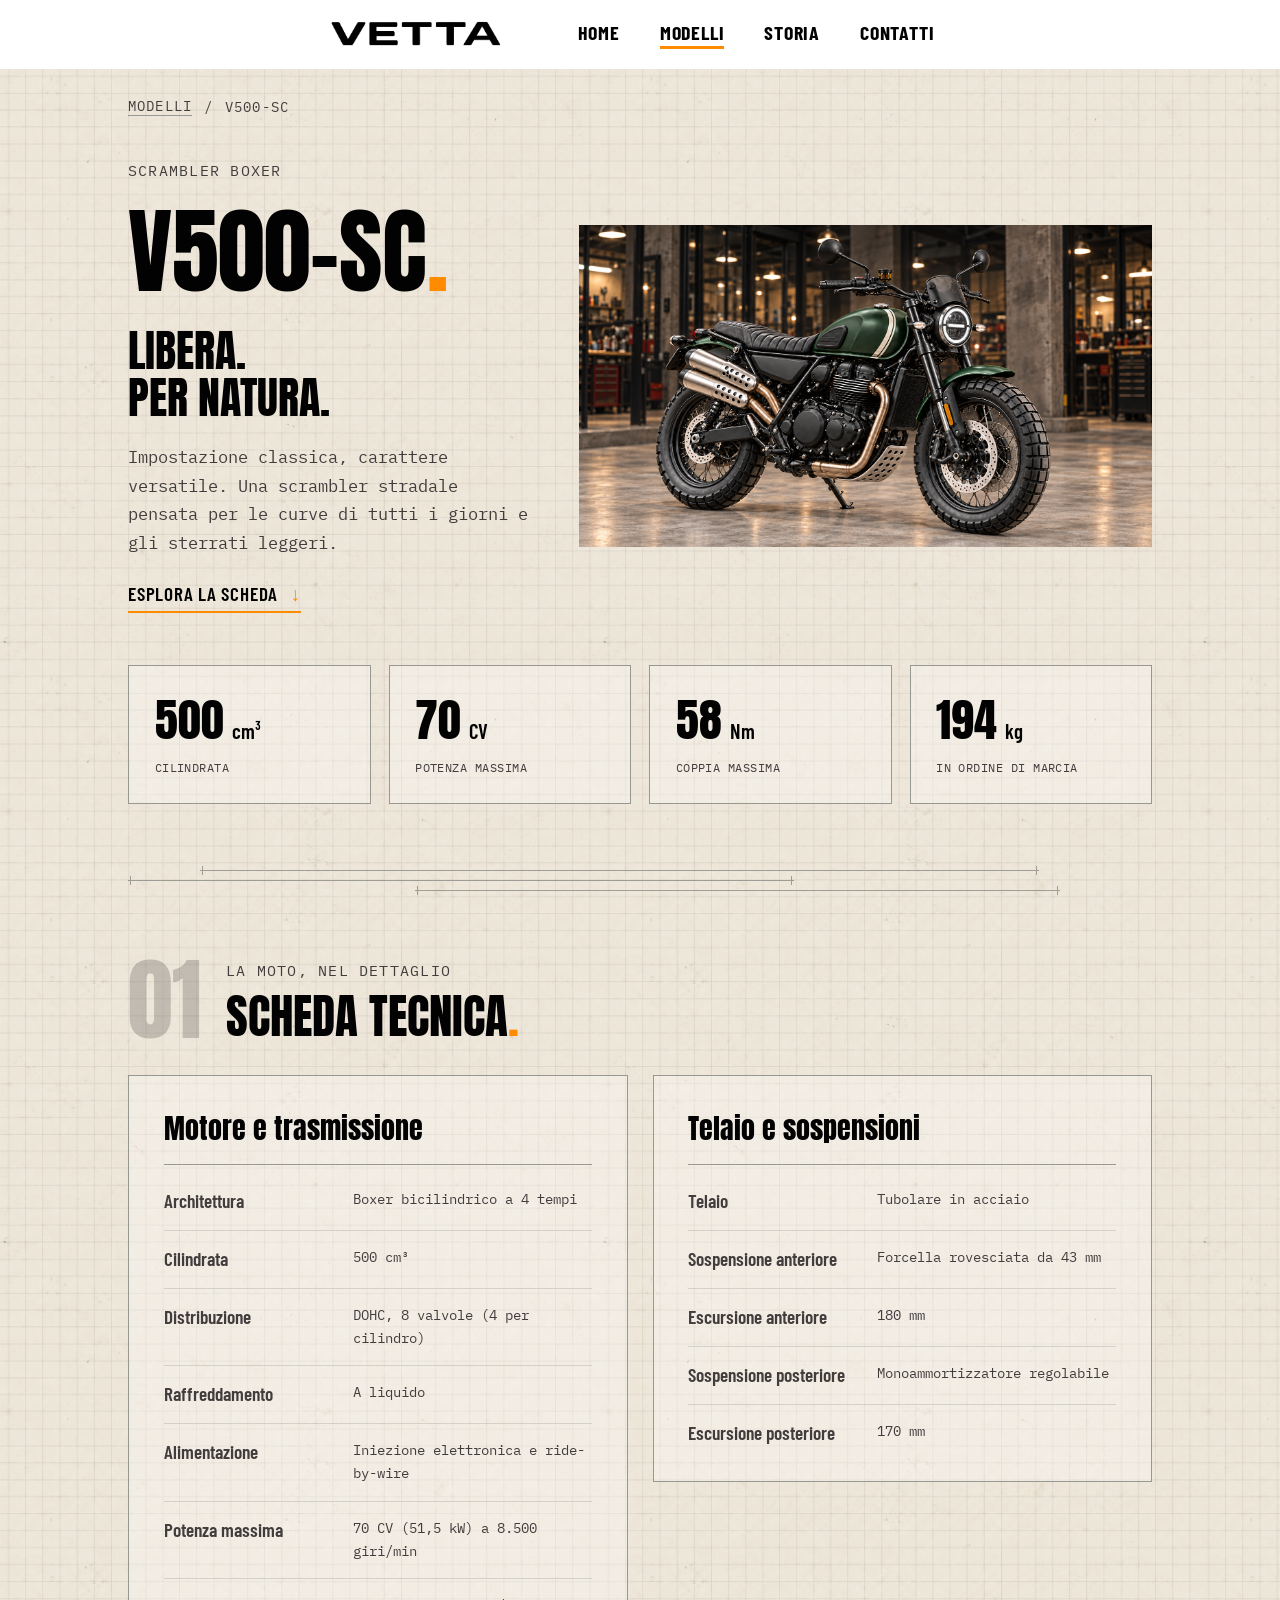
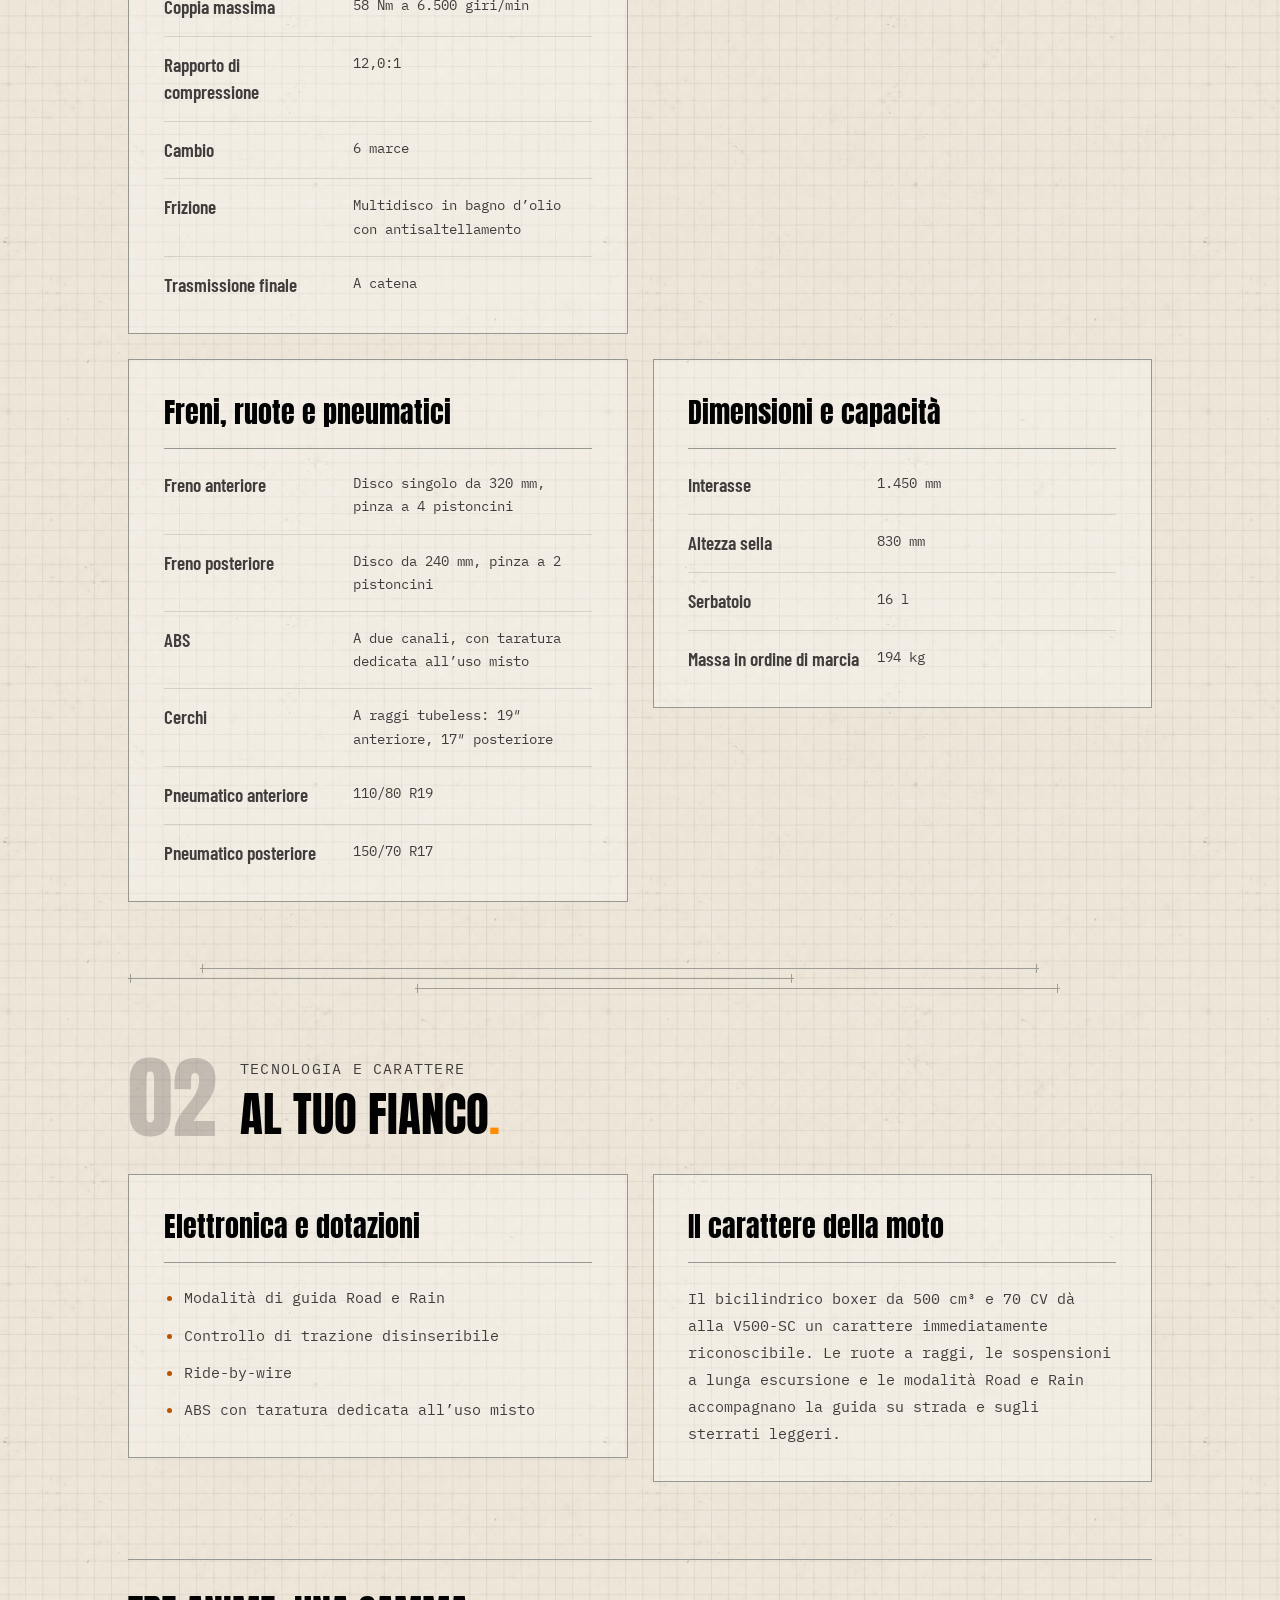
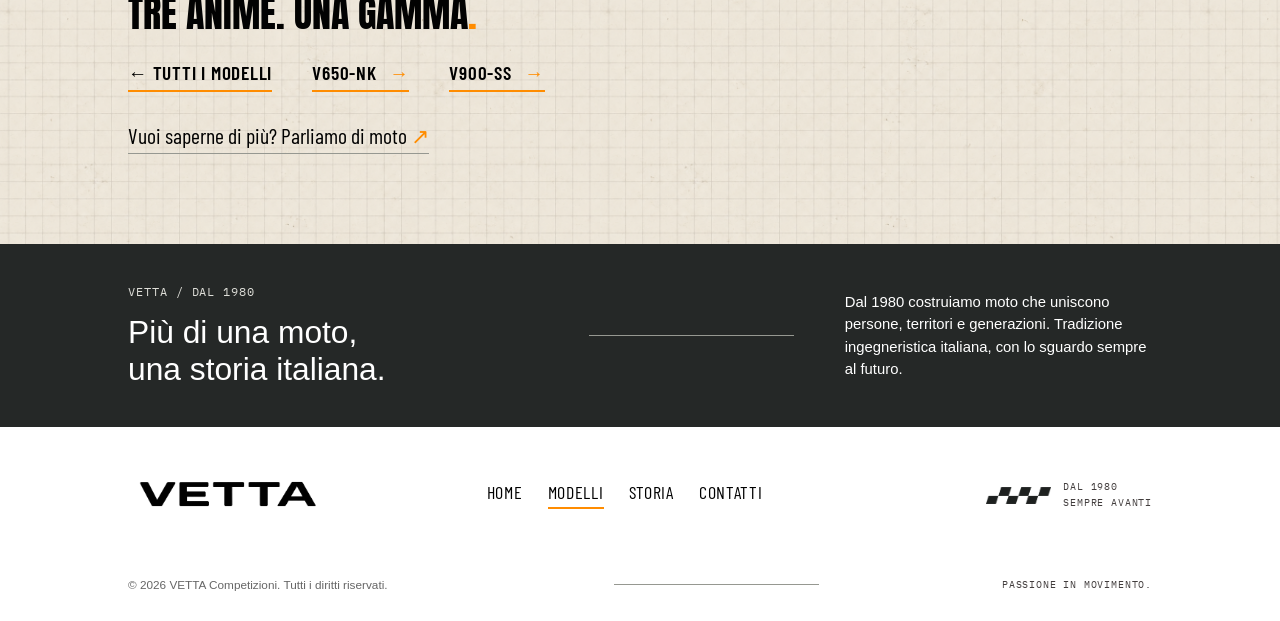
<file: v500-sc.html>
<!DOCTYPE html>
<html lang="it">
<head>
    <meta charset="UTF-8">
    <meta name="viewport" content="width=device-width, initial-scale=1">
    <meta name="description" content="Scheda tecnica VETTA V500-SC: motore, ciclistica, dimensioni e dotazioni.">
    <title>VETTA — V500-SC</title>
    <!-- Prima gli stili della homepage, poi le regole delle schede tecniche. -->
    <link rel="stylesheet" href="style.css">
    <link rel="stylesheet" href="schede.css">
    <link href="https://fonts.googleapis.com/css2?family=Anton&family=Barlow+Condensed:wght@400;600&family=IBM+Plex+Mono:wght@400&display=swap" rel="stylesheet">
    <link rel="icon" type="image/png" href="img/Logo/favicon.png">
</head>
<body class="pagina_scheda">
    <header>
            <div class="nav_menu">
            <nav class="navigator" aria-label="Navigazione principale">
                <div class="nav_left">
                    <a href="index.html" class="logo"><img src="img/Logo/Logo VETTA nero su sfondo trasparente.png" alt="logo_vetta" class="img-res"/></a>
                </div>

                <div class="nav_right">
                <ul>
                    <li><a href="index.html">HOME</a></li>
                    <li><a href="modelli.html" aria-current="location">MODELLI</a></li>
                    <li><a href="storia.html">STORIA</a></li>
                    <li><a href="contatti.html">CONTATTI</a></li>
                </ul>
                </div>
            </nav>
            </div>
    </header>

    <main class="scheda_main body_margin">
        <nav class="scheda_breadcrumb font_didascalia" aria-label="Percorso di navigazione">
            <a href="modelli.html">MODELLI</a><span aria-hidden="true">/</span><span aria-current="page">V500-SC</span>
        </nav>
        <section class="scheda_intro" aria-labelledby="scheda_nome">
            <div class="scheda_presentazione">
                <p class="scheda_occhiello font_didascalia">SCRAMBLER BOXER</p>
                <h1 id="scheda_nome" class="font_titolo">V500-SC<span class="scheda_punto">.</span></h1>
                <h2 class="scheda_claim font_titolo">LIBERA.<br>PER NATURA.</h2>
                <p class="scheda_descrizione">Impostazione classica, carattere versatile. Una scrambler stradale pensata per le curve di tutti i giorni e gli sterrati leggeri.</p>
                <a class="scheda_link" href="#dati_tecnici">ESPLORA LA SCHEDA <span aria-hidden="true">↓</span></a>
            </div>
            <figure class="scheda_immagine">
                <img src="img/Modelli/V500-SC-officina.png" width="1672" height="941" fetchpriority="high" alt="VETTA V500-SC ferma nell’officina, vista tre quarti destra.">
            </figure>
        </section>
        <div class="scheda_sintesi" aria-label="Dati principali">
            <div class="scheda_riquadro scheda_dato"><p class="scheda_dato_valore font_titolo">500<span>cm³</span></p><p class="font_didascalia">CILINDRATA</p></div>
            <div class="scheda_riquadro scheda_dato"><p class="scheda_dato_valore font_titolo">70<span>CV</span></p><p class="font_didascalia">POTENZA MASSIMA</p></div>
            <div class="scheda_riquadro scheda_dato"><p class="scheda_dato_valore font_titolo">58<span>Nm</span></p><p class="font_didascalia">COPPIA MASSIMA</p></div>
            <div class="scheda_riquadro scheda_dato"><p class="scheda_dato_valore font_titolo">194<span>kg</span></p><p class="font_didascalia">IN ORDINE DI MARCIA</p></div>
        </div>
        <div class="scheda_divisore" aria-hidden="true"><span></span><span></span><span></span></div>
        <section id="dati_tecnici" class="scheda_tecnica" aria-labelledby="titolo_tecnica">
            <div class="scheda_intestazione"><span class="scheda_numero font_titolo" aria-hidden="true">01</span><div><p class="font_didascalia">LA MOTO, NEL DETTAGLIO</p><h2 id="titolo_tecnica" class="font_titolo">SCHEDA TECNICA<span class="scheda_punto">.</span></h2></div></div>
            <div class="scheda_griglia">
                <section class="scheda_riquadro" aria-labelledby="gruppo_0"><h3 id="gruppo_0" class="font_titolo">Motore e trasmissione</h3><dl class="scheda_dettagli">
                    <div><dt>Architettura</dt><dd>Boxer bicilindrico a 4 tempi</dd></div>
                    <div><dt>Cilindrata</dt><dd>500 cm³</dd></div>
                    <div><dt>Distribuzione</dt><dd>DOHC, 8 valvole (4 per cilindro)</dd></div>
                    <div><dt>Raffreddamento</dt><dd>A liquido</dd></div>
                    <div><dt>Alimentazione</dt><dd>Iniezione elettronica e ride-by-wire</dd></div>
                    <div><dt>Potenza massima</dt><dd>70 CV (51,5 kW) a 8.500 giri/min</dd></div>
                    <div><dt>Coppia massima</dt><dd>58 Nm a 6.500 giri/min</dd></div>
                    <div><dt>Rapporto di compressione</dt><dd>12,0:1</dd></div>
                    <div><dt>Cambio</dt><dd>6 marce</dd></div>
                    <div><dt>Frizione</dt><dd>Multidisco in bagno d’olio con antisaltellamento</dd></div>
                    <div><dt>Trasmissione finale</dt><dd>A catena</dd></div>
                </dl></section>
                <section class="scheda_riquadro" aria-labelledby="gruppo_1"><h3 id="gruppo_1" class="font_titolo">Telaio e sospensioni</h3><dl class="scheda_dettagli">
                    <div><dt>Telaio</dt><dd>Tubolare in acciaio</dd></div>
                    <div><dt>Sospensione anteriore</dt><dd>Forcella rovesciata da 43 mm</dd></div>
                    <div><dt>Escursione anteriore</dt><dd>180 mm</dd></div>
                    <div><dt>Sospensione posteriore</dt><dd>Monoammortizzatore regolabile</dd></div>
                    <div><dt>Escursione posteriore</dt><dd>170 mm</dd></div>
                </dl></section>
                <section class="scheda_riquadro" aria-labelledby="gruppo_2"><h3 id="gruppo_2" class="font_titolo">Freni, ruote e pneumatici</h3><dl class="scheda_dettagli">
                    <div><dt>Freno anteriore</dt><dd>Disco singolo da 320 mm, pinza a 4 pistoncini</dd></div>
                    <div><dt>Freno posteriore</dt><dd>Disco da 240 mm, pinza a 2 pistoncini</dd></div>
                    <div><dt>ABS</dt><dd>A due canali, con taratura dedicata all’uso misto</dd></div>
                    <div><dt>Cerchi</dt><dd>A raggi tubeless: 19″ anteriore, 17″ posteriore</dd></div>
                    <div><dt>Pneumatico anteriore</dt><dd>110/80 R19</dd></div>
                    <div><dt>Pneumatico posteriore</dt><dd>150/70 R17</dd></div>
                </dl></section>
                <section class="scheda_riquadro" aria-labelledby="gruppo_3"><h3 id="gruppo_3" class="font_titolo">Dimensioni e capacità</h3><dl class="scheda_dettagli">
                    <div><dt>Interasse</dt><dd>1.450 mm</dd></div>
                    <div><dt>Altezza sella</dt><dd>830 mm</dd></div>
                    <div><dt>Serbatoio</dt><dd>16 l</dd></div>
                    <div><dt>Massa in ordine di marcia</dt><dd>194 kg</dd></div>
                </dl></section>
            </div>
        </section>
        <div class="scheda_divisore" aria-hidden="true"><span></span><span></span><span></span></div>
        <section class="scheda_dotazioni" aria-labelledby="titolo_dotazioni">
            <div class="scheda_intestazione"><span class="scheda_numero font_titolo" aria-hidden="true">02</span><div><p class="font_didascalia">TECNOLOGIA E CARATTERE</p><h2 id="titolo_dotazioni" class="font_titolo">AL TUO FIANCO<span class="scheda_punto">.</span></h2></div></div>
            <div class="scheda_griglia">
                <div class="scheda_riquadro"><h3 class="font_titolo">Elettronica e dotazioni</h3><ul class="scheda_elenco">
                    <li>Modalità di guida Road e Rain</li>
                    <li>Controllo di trazione disinseribile</li>
                    <li>Ride-by-wire</li>
                    <li>ABS con taratura dedicata all’uso misto</li>
                </ul></div>
                <div class="scheda_riquadro"><h3 class="font_titolo">Il carattere della moto</h3><p class="scheda_carattere">Il bicilindrico boxer da 500 cm³ e 70 CV dà alla V500-SC un carattere immediatamente riconoscibile. Le ruote a raggi, le sospensioni a lunga escursione e le modalità Road e Rain accompagnano la guida su strada e sugli sterrati leggeri.</p></div>
            </div>
        </section>
        <section class="scheda_altri" aria-labelledby="titolo_altri">
            <h2 id="titolo_altri" class="font_titolo">TRE ANIME. UNA GAMMA<span class="scheda_punto">.</span></h2>
            <nav aria-label="Altri modelli VETTA">
                <a class="scheda_link" href="modelli.html">← TUTTI I MODELLI</a>
                <a class="scheda_link" href="v650-nk.html">V650-NK <span aria-hidden="true">→</span></a>
                <a class="scheda_link" href="v900-ss.html">V900-SS <span aria-hidden="true">→</span></a>
            </nav>
            <a class="scheda_contatto" href="contatti.html">Vuoi saperne di più? Parliamo di moto <span aria-hidden="true">↗</span></a>
        </section>
    </main>

    <!-- Footer condiviso con la homepage. -->
<footer>

            <!-- FASCIA SCURA: PRESENTAZIONE DEL MARCHIO -->
            <div class="footer_presentazione">
                <div class="footer_presentazione_inner body_margin">

                    <div class="footer_presentazione_titolo">
                        <p class="font_didascalia">VETTA / DAL 1980</p>

                        <h2>
                            Più di una moto,<br>
                            una storia italiana.
                        </h2>
                    </div>

                    <div class="footer_presentazione_linea">
                        <div class="linea_footer"></div>
                    </div>

                    <div class="footer_presentazione_testo">
                        <p>
                            Dal 1980 costruiamo moto che uniscono persone,
                            territori e generazioni. Tradizione
                            ingegneristica italiana, con lo sguardo
                            sempre al futuro.
                        </p>
                    </div>

                </div>
            </div>

            <!-- LOGO, MENU E BANDIERINA -->
            <div class="footer_navigazione">
                <nav class="navigator_footer body_margin"
                     aria-label="Navigazione footer">

                    <div class="nav_left_footer">
                        <a href="index.html" class="logo">
                            <img
                                src="img/Logo/Logo VETTA nero su sfondo trasparente.png"
                                alt="VETTA Competizioni - Home"
                                class="img-res"
                            />
                        </a>
                    </div>

                    <div class="nav_right_footer">
                        <ul>
                            <li><a href="index.html">HOME</a></li>
                            <li><a href="modelli.html" aria-current="location">MODELLI</a></li>
                            <li><a href="storia.html">STORIA</a></li>
                            <li><a href="contatti.html">CONTATTI</a></li>
                        </ul>
                    </div>

                    <div class="nav_motto_footer">

                        <div class="nav_flag_footer">
                            <img
                                src="img/Homepage/VETTA-bandierina-scacchi-trasparente.png"
                                alt=""
                                class="img-res"
                            />
                        </div>

                        <p class="font_didascalia">
                            DAL 1980<br>
                            SEMPRE AVANTI
                        </p>

                    </div>

                </nav>
            </div>

            <!-- RIGA FINALE -->
            <div class="footer_chiusura body_margin">

                <div class="footer_copyright">
                    <p>
                        © 2026 VETTA Competizioni. Tutti i diritti riservati.
                    </p>
                </div>

                <div class="footer_chiusura_linea">
                    <div class="linea_footer"></div>
                </div>

                <div class="footer_claim">
                    <p class="font_didascalia">
                        PASSIONE IN MOVIMENTO.
                    </p>
                </div>

            </div>

        </footer>
</body>
</html>
</file>
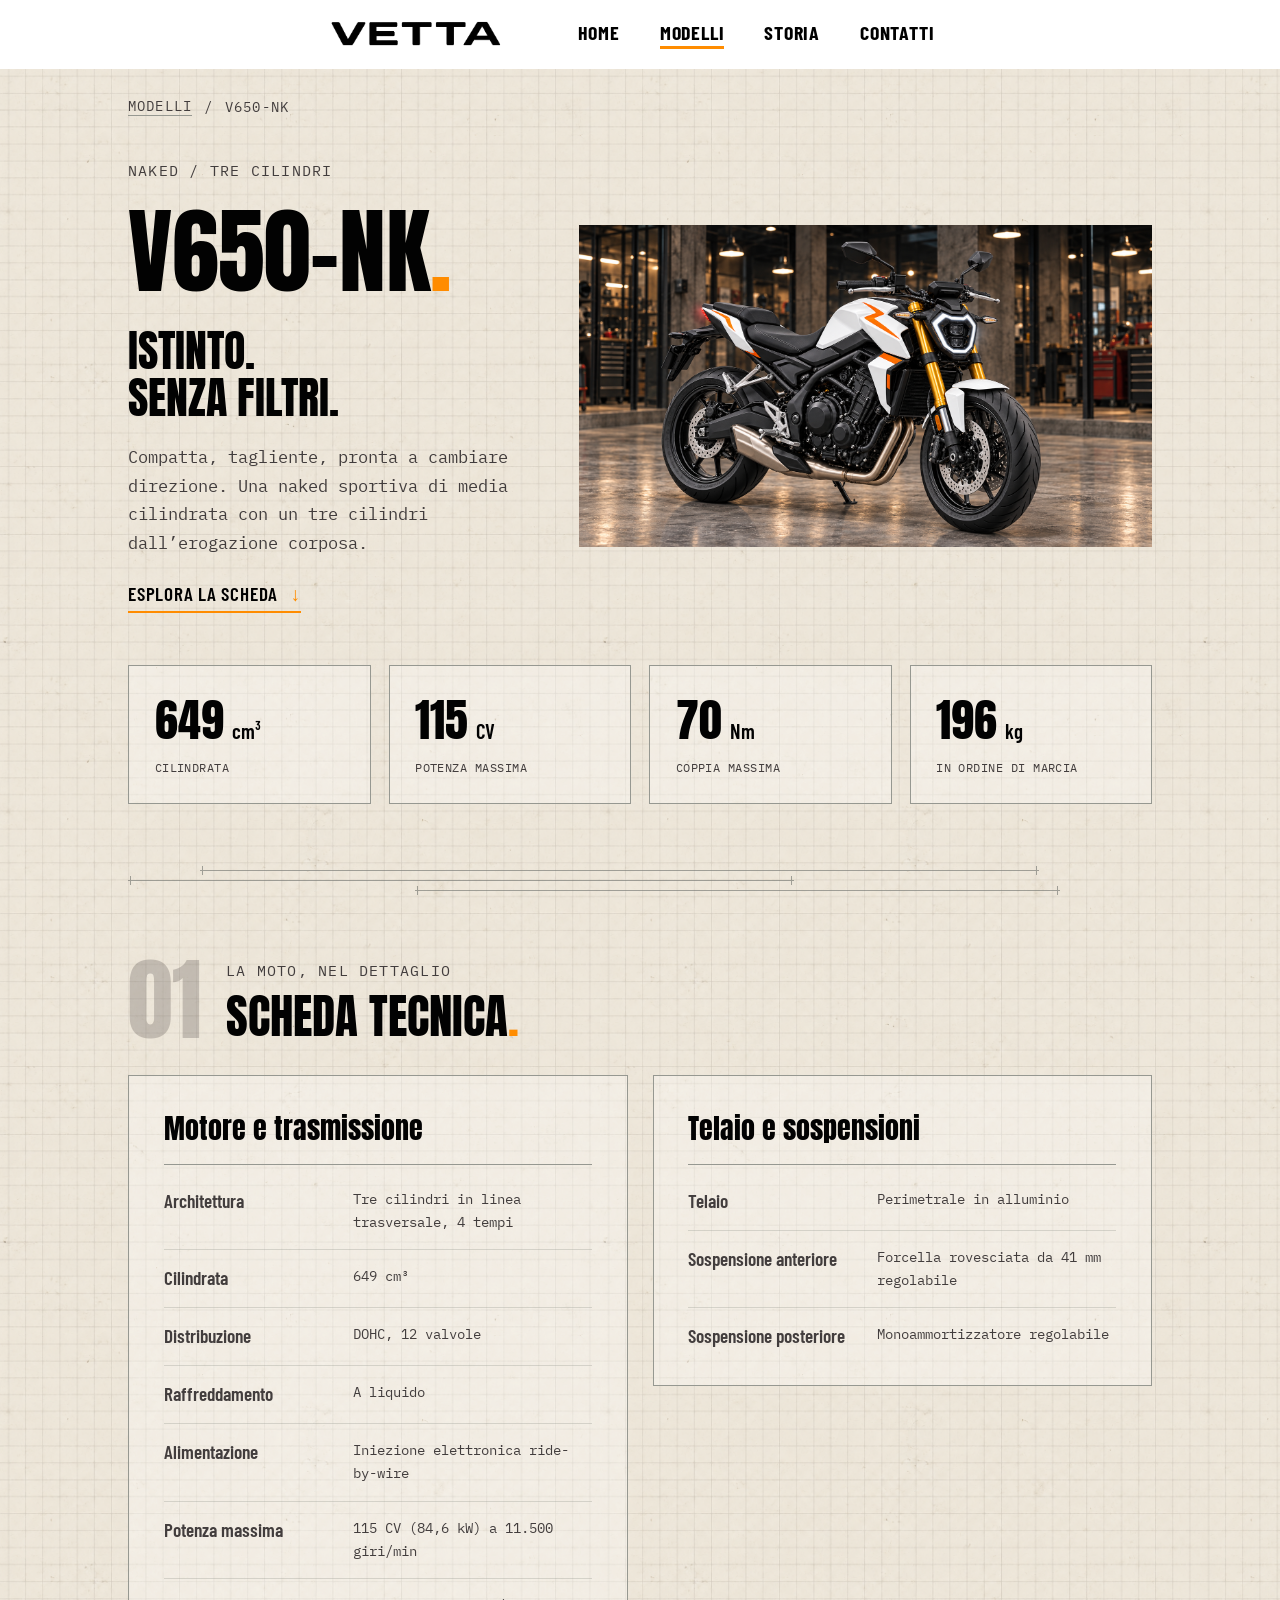
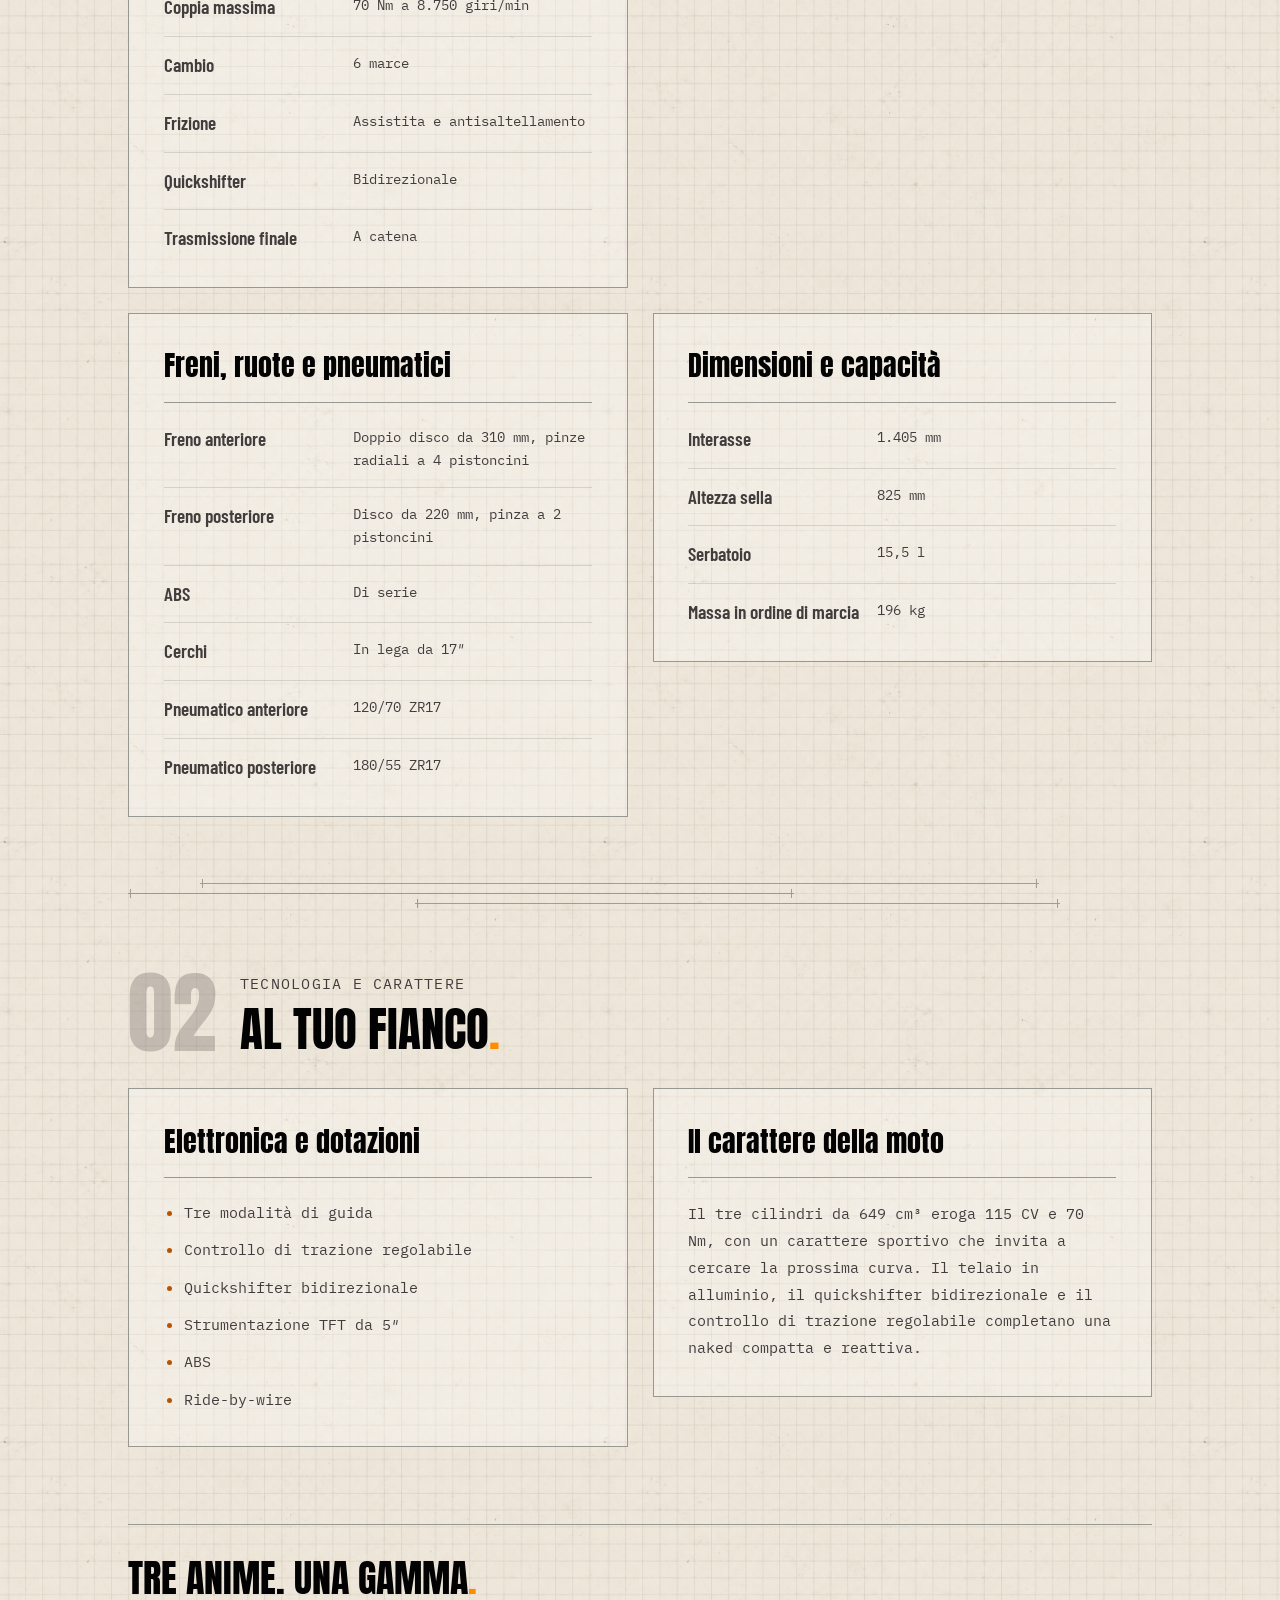
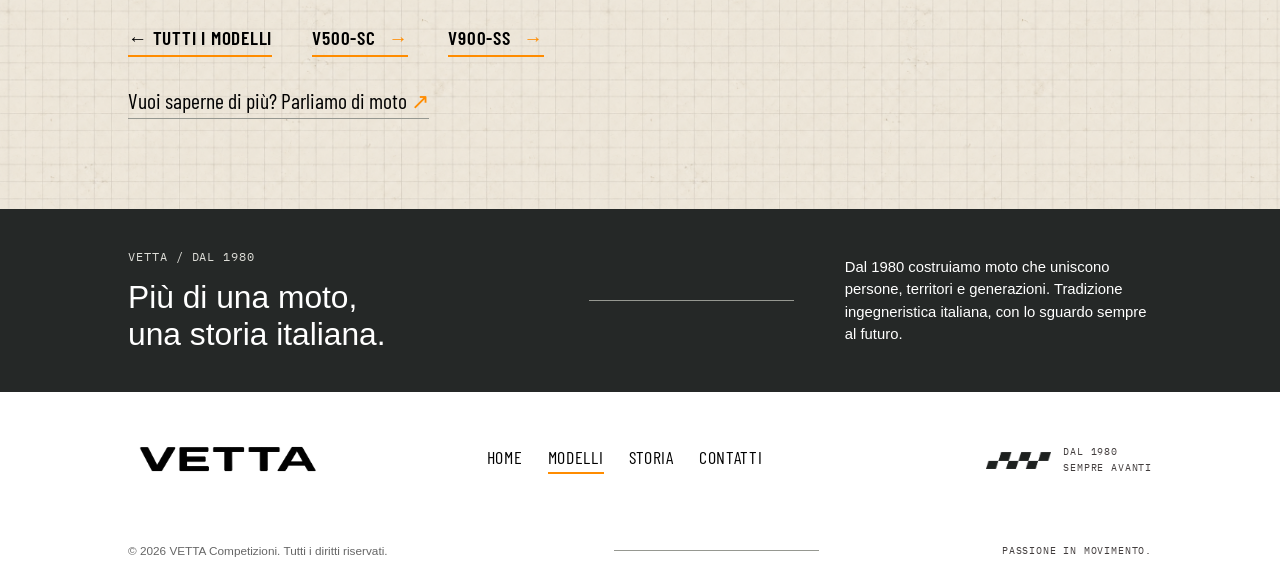
<file: v650-nk.html>
<!DOCTYPE html>
<html lang="it">
<head>
    <meta charset="UTF-8">
    <meta name="viewport" content="width=device-width, initial-scale=1">
    <meta name="description" content="Scheda tecnica VETTA V650-NK: motore, ciclistica, dimensioni e dotazioni.">
    <title>VETTA — V650-NK</title>
    <!-- Prima gli stili della homepage, poi le regole delle schede tecniche. -->
    <link rel="stylesheet" href="style.css">
    <link rel="stylesheet" href="schede.css">
    <link href="https://fonts.googleapis.com/css2?family=Anton&family=Barlow+Condensed:wght@400;600&family=IBM+Plex+Mono:wght@400&display=swap" rel="stylesheet">
    <link rel="icon" type="image/png" href="img/Logo/favicon.png">
</head>
<body class="pagina_scheda">
    <header>
            <div class="nav_menu">
            <nav class="navigator" aria-label="Navigazione principale">
                <div class="nav_left">
                    <a href="index.html" class="logo"><img src="img/Logo/Logo VETTA nero su sfondo trasparente.png" alt="logo_vetta" class="img-res"/></a>
                </div>

                <div class="nav_right">
                <ul>
                    <li><a href="index.html">HOME</a></li>
                    <li><a href="modelli.html" aria-current="location">MODELLI</a></li>
                    <li><a href="storia.html">STORIA</a></li>
                    <li><a href="contatti.html">CONTATTI</a></li>
                </ul>
                </div>
            </nav>
            </div>
    </header>

    <main class="scheda_main body_margin">
        <nav class="scheda_breadcrumb font_didascalia" aria-label="Percorso di navigazione">
            <a href="modelli.html">MODELLI</a><span aria-hidden="true">/</span><span aria-current="page">V650-NK</span>
        </nav>
        <section class="scheda_intro" aria-labelledby="scheda_nome">
            <div class="scheda_presentazione">
                <p class="scheda_occhiello font_didascalia">NAKED / TRE CILINDRI</p>
                <h1 id="scheda_nome" class="font_titolo">V650-NK<span class="scheda_punto">.</span></h1>
                <h2 class="scheda_claim font_titolo">ISTINTO.<br>SENZA FILTRI.</h2>
                <p class="scheda_descrizione">Compatta, tagliente, pronta a cambiare direzione. Una naked sportiva di media cilindrata con un tre cilindri dall’erogazione corposa.</p>
                <a class="scheda_link" href="#dati_tecnici">ESPLORA LA SCHEDA <span aria-hidden="true">↓</span></a>
            </div>
            <figure class="scheda_immagine">
                <img src="img/Modelli/V650-NK-officina.png" width="1672" height="941" fetchpriority="high" alt="VETTA V650-NK ferma nell’officina, vista tre quarti destra.">
            </figure>
        </section>
        <div class="scheda_sintesi" aria-label="Dati principali">
            <div class="scheda_riquadro scheda_dato"><p class="scheda_dato_valore font_titolo">649<span>cm³</span></p><p class="font_didascalia">CILINDRATA</p></div>
            <div class="scheda_riquadro scheda_dato"><p class="scheda_dato_valore font_titolo">115<span>CV</span></p><p class="font_didascalia">POTENZA MASSIMA</p></div>
            <div class="scheda_riquadro scheda_dato"><p class="scheda_dato_valore font_titolo">70<span>Nm</span></p><p class="font_didascalia">COPPIA MASSIMA</p></div>
            <div class="scheda_riquadro scheda_dato"><p class="scheda_dato_valore font_titolo">196<span>kg</span></p><p class="font_didascalia">IN ORDINE DI MARCIA</p></div>
        </div>
        <div class="scheda_divisore" aria-hidden="true"><span></span><span></span><span></span></div>
        <section id="dati_tecnici" class="scheda_tecnica" aria-labelledby="titolo_tecnica">
            <div class="scheda_intestazione"><span class="scheda_numero font_titolo" aria-hidden="true">01</span><div><p class="font_didascalia">LA MOTO, NEL DETTAGLIO</p><h2 id="titolo_tecnica" class="font_titolo">SCHEDA TECNICA<span class="scheda_punto">.</span></h2></div></div>
            <div class="scheda_griglia">
                <section class="scheda_riquadro" aria-labelledby="gruppo_0"><h3 id="gruppo_0" class="font_titolo">Motore e trasmissione</h3><dl class="scheda_dettagli">
                    <div><dt>Architettura</dt><dd>Tre cilindri in linea trasversale, 4 tempi</dd></div>
                    <div><dt>Cilindrata</dt><dd>649 cm³</dd></div>
                    <div><dt>Distribuzione</dt><dd>DOHC, 12 valvole</dd></div>
                    <div><dt>Raffreddamento</dt><dd>A liquido</dd></div>
                    <div><dt>Alimentazione</dt><dd>Iniezione elettronica ride-by-wire</dd></div>
                    <div><dt>Potenza massima</dt><dd>115 CV (84,6 kW) a 11.500 giri/min</dd></div>
                    <div><dt>Coppia massima</dt><dd>70 Nm a 8.750 giri/min</dd></div>
                    <div><dt>Cambio</dt><dd>6 marce</dd></div>
                    <div><dt>Frizione</dt><dd>Assistita e antisaltellamento</dd></div>
                    <div><dt>Quickshifter</dt><dd>Bidirezionale</dd></div>
                    <div><dt>Trasmissione finale</dt><dd>A catena</dd></div>
                </dl></section>
                <section class="scheda_riquadro" aria-labelledby="gruppo_1"><h3 id="gruppo_1" class="font_titolo">Telaio e sospensioni</h3><dl class="scheda_dettagli">
                    <div><dt>Telaio</dt><dd>Perimetrale in alluminio</dd></div>
                    <div><dt>Sospensione anteriore</dt><dd>Forcella rovesciata da 41 mm regolabile</dd></div>
                    <div><dt>Sospensione posteriore</dt><dd>Monoammortizzatore regolabile</dd></div>
                </dl></section>
                <section class="scheda_riquadro" aria-labelledby="gruppo_2"><h3 id="gruppo_2" class="font_titolo">Freni, ruote e pneumatici</h3><dl class="scheda_dettagli">
                    <div><dt>Freno anteriore</dt><dd>Doppio disco da 310 mm, pinze radiali a 4 pistoncini</dd></div>
                    <div><dt>Freno posteriore</dt><dd>Disco da 220 mm, pinza a 2 pistoncini</dd></div>
                    <div><dt>ABS</dt><dd>Di serie</dd></div>
                    <div><dt>Cerchi</dt><dd>In lega da 17″</dd></div>
                    <div><dt>Pneumatico anteriore</dt><dd>120/70 ZR17</dd></div>
                    <div><dt>Pneumatico posteriore</dt><dd>180/55 ZR17</dd></div>
                </dl></section>
                <section class="scheda_riquadro" aria-labelledby="gruppo_3"><h3 id="gruppo_3" class="font_titolo">Dimensioni e capacità</h3><dl class="scheda_dettagli">
                    <div><dt>Interasse</dt><dd>1.405 mm</dd></div>
                    <div><dt>Altezza sella</dt><dd>825 mm</dd></div>
                    <div><dt>Serbatoio</dt><dd>15,5 l</dd></div>
                    <div><dt>Massa in ordine di marcia</dt><dd>196 kg</dd></div>
                </dl></section>
            </div>
        </section>
        <div class="scheda_divisore" aria-hidden="true"><span></span><span></span><span></span></div>
        <section class="scheda_dotazioni" aria-labelledby="titolo_dotazioni">
            <div class="scheda_intestazione"><span class="scheda_numero font_titolo" aria-hidden="true">02</span><div><p class="font_didascalia">TECNOLOGIA E CARATTERE</p><h2 id="titolo_dotazioni" class="font_titolo">AL TUO FIANCO<span class="scheda_punto">.</span></h2></div></div>
            <div class="scheda_griglia">
                <div class="scheda_riquadro"><h3 class="font_titolo">Elettronica e dotazioni</h3><ul class="scheda_elenco">
                    <li>Tre modalità di guida</li>
                    <li>Controllo di trazione regolabile</li>
                    <li>Quickshifter bidirezionale</li>
                    <li>Strumentazione TFT da 5″</li>
                    <li>ABS</li>
                    <li>Ride-by-wire</li>
                </ul></div>
                <div class="scheda_riquadro"><h3 class="font_titolo">Il carattere della moto</h3><p class="scheda_carattere">Il tre cilindri da 649 cm³ eroga 115 CV e 70 Nm, con un carattere sportivo che invita a cercare la prossima curva. Il telaio in alluminio, il quickshifter bidirezionale e il controllo di trazione regolabile completano una naked compatta e reattiva.</p></div>
            </div>
        </section>
        <section class="scheda_altri" aria-labelledby="titolo_altri">
            <h2 id="titolo_altri" class="font_titolo">TRE ANIME. UNA GAMMA<span class="scheda_punto">.</span></h2>
            <nav aria-label="Altri modelli VETTA">
                <a class="scheda_link" href="modelli.html">← TUTTI I MODELLI</a>
                <a class="scheda_link" href="v500-sc.html">V500-SC <span aria-hidden="true">→</span></a>
                <a class="scheda_link" href="v900-ss.html">V900-SS <span aria-hidden="true">→</span></a>
            </nav>
            <a class="scheda_contatto" href="contatti.html">Vuoi saperne di più? Parliamo di moto <span aria-hidden="true">↗</span></a>
        </section>
    </main>

    <!-- Footer condiviso con la homepage. -->
<footer>

            <!-- FASCIA SCURA: PRESENTAZIONE DEL MARCHIO -->
            <div class="footer_presentazione">
                <div class="footer_presentazione_inner body_margin">

                    <div class="footer_presentazione_titolo">
                        <p class="font_didascalia">VETTA / DAL 1980</p>

                        <h2>
                            Più di una moto,<br>
                            una storia italiana.
                        </h2>
                    </div>

                    <div class="footer_presentazione_linea">
                        <div class="linea_footer"></div>
                    </div>

                    <div class="footer_presentazione_testo">
                        <p>
                            Dal 1980 costruiamo moto che uniscono persone,
                            territori e generazioni. Tradizione
                            ingegneristica italiana, con lo sguardo
                            sempre al futuro.
                        </p>
                    </div>

                </div>
            </div>

            <!-- LOGO, MENU E BANDIERINA -->
            <div class="footer_navigazione">
                <nav class="navigator_footer body_margin"
                     aria-label="Navigazione footer">

                    <div class="nav_left_footer">
                        <a href="index.html" class="logo">
                            <img
                                src="img/Logo/Logo VETTA nero su sfondo trasparente.png"
                                alt="VETTA Competizioni - Home"
                                class="img-res"
                            />
                        </a>
                    </div>

                    <div class="nav_right_footer">
                        <ul>
                            <li><a href="index.html">HOME</a></li>
                            <li><a href="modelli.html" aria-current="location">MODELLI</a></li>
                            <li><a href="storia.html">STORIA</a></li>
                            <li><a href="contatti.html">CONTATTI</a></li>
                        </ul>
                    </div>

                    <div class="nav_motto_footer">

                        <div class="nav_flag_footer">
                            <img
                                src="img/Homepage/VETTA-bandierina-scacchi-trasparente.png"
                                alt=""
                                class="img-res"
                            />
                        </div>

                        <p class="font_didascalia">
                            DAL 1980<br>
                            SEMPRE AVANTI
                        </p>

                    </div>

                </nav>
            </div>

            <!-- RIGA FINALE -->
            <div class="footer_chiusura body_margin">

                <div class="footer_copyright">
                    <p>
                        © 2026 VETTA Competizioni. Tutti i diritti riservati.
                    </p>
                </div>

                <div class="footer_chiusura_linea">
                    <div class="linea_footer"></div>
                </div>

                <div class="footer_claim">
                    <p class="font_didascalia">
                        PASSIONE IN MOVIMENTO.
                    </p>
                </div>

            </div>

        </footer>
</body>
</html>
</file>
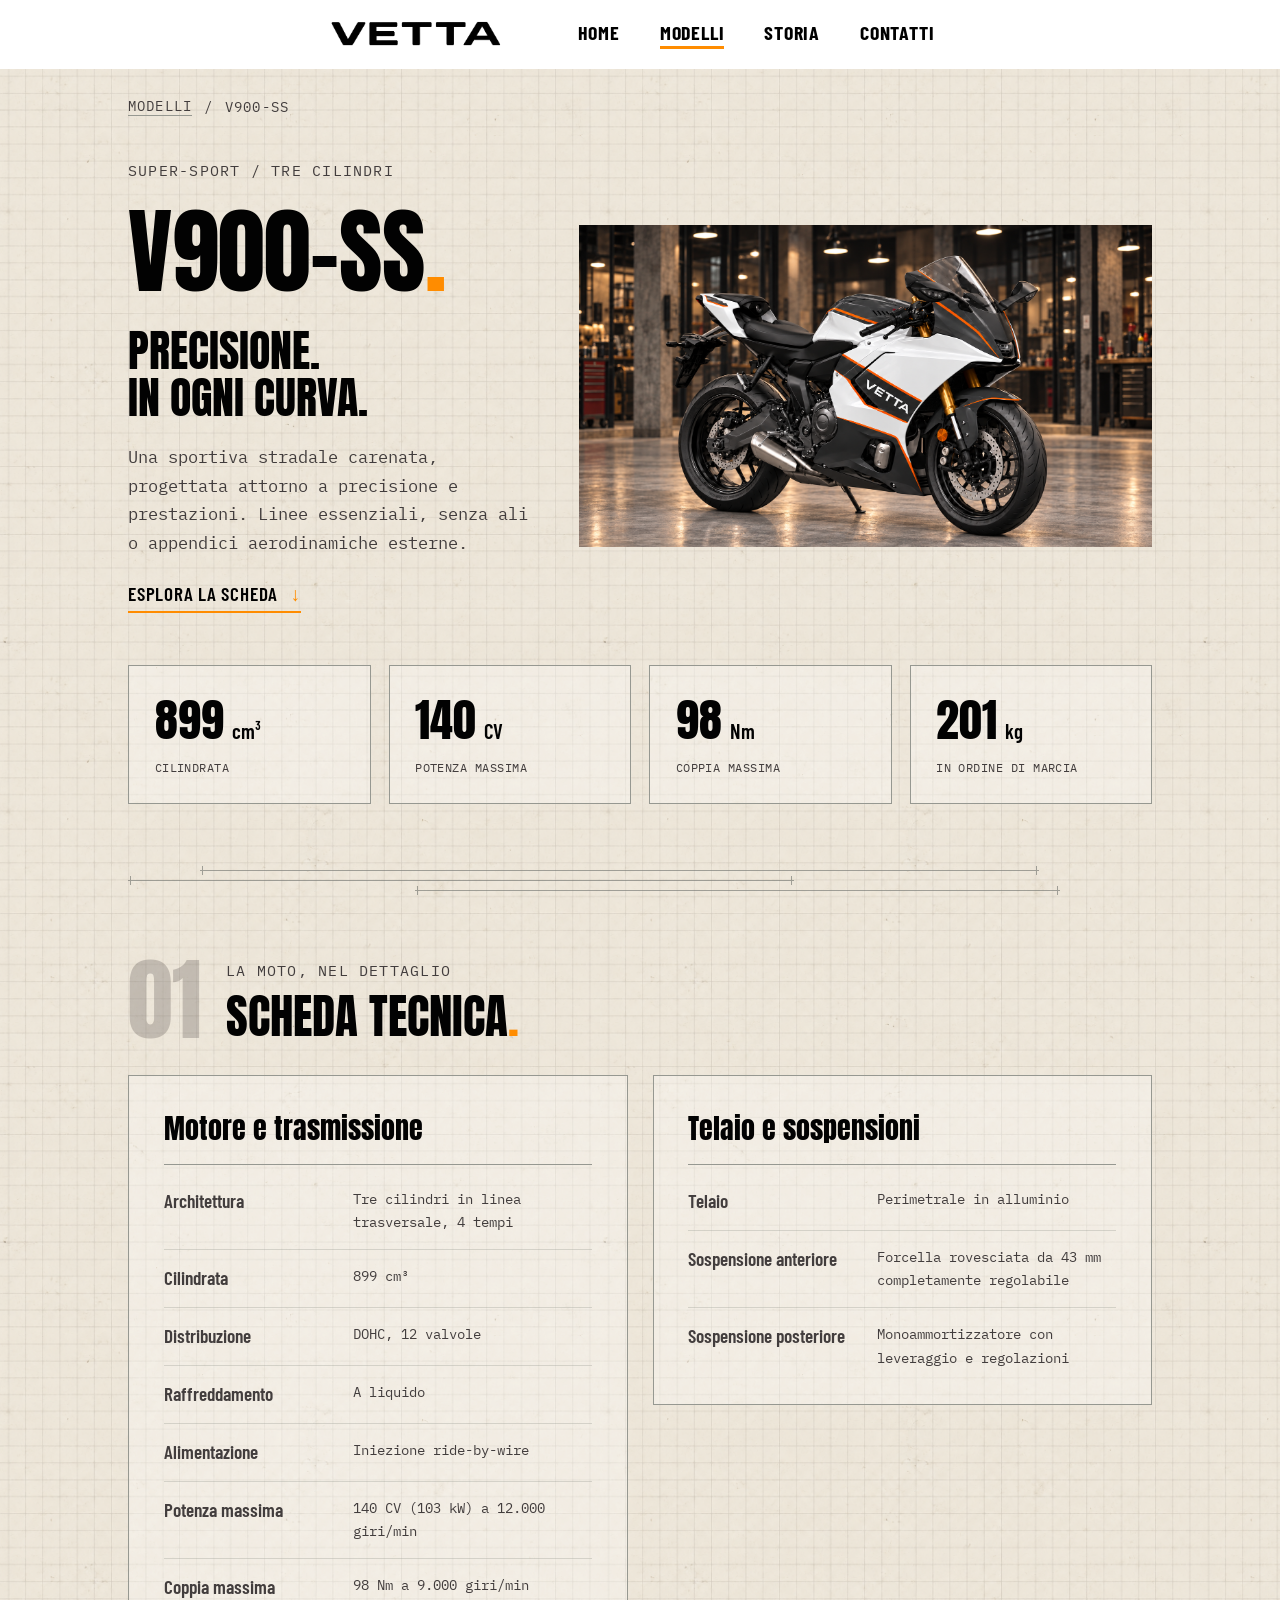
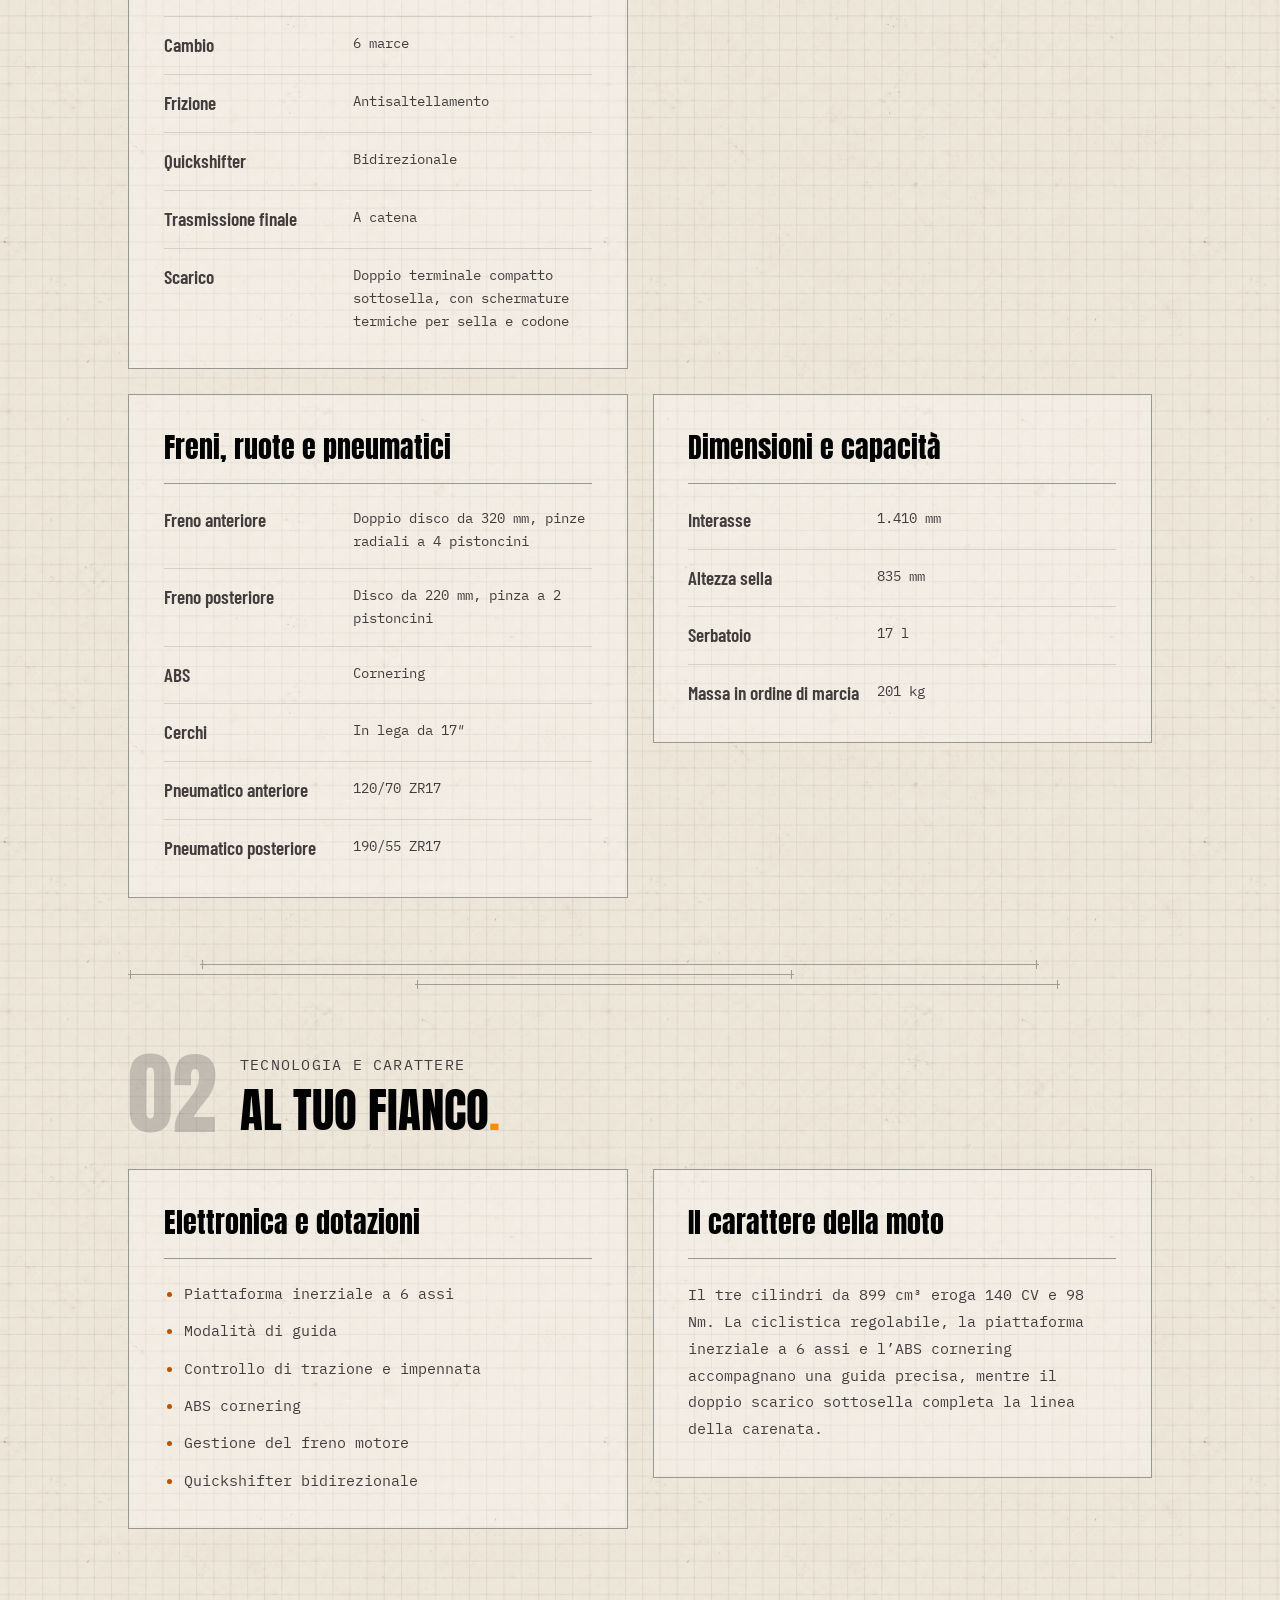
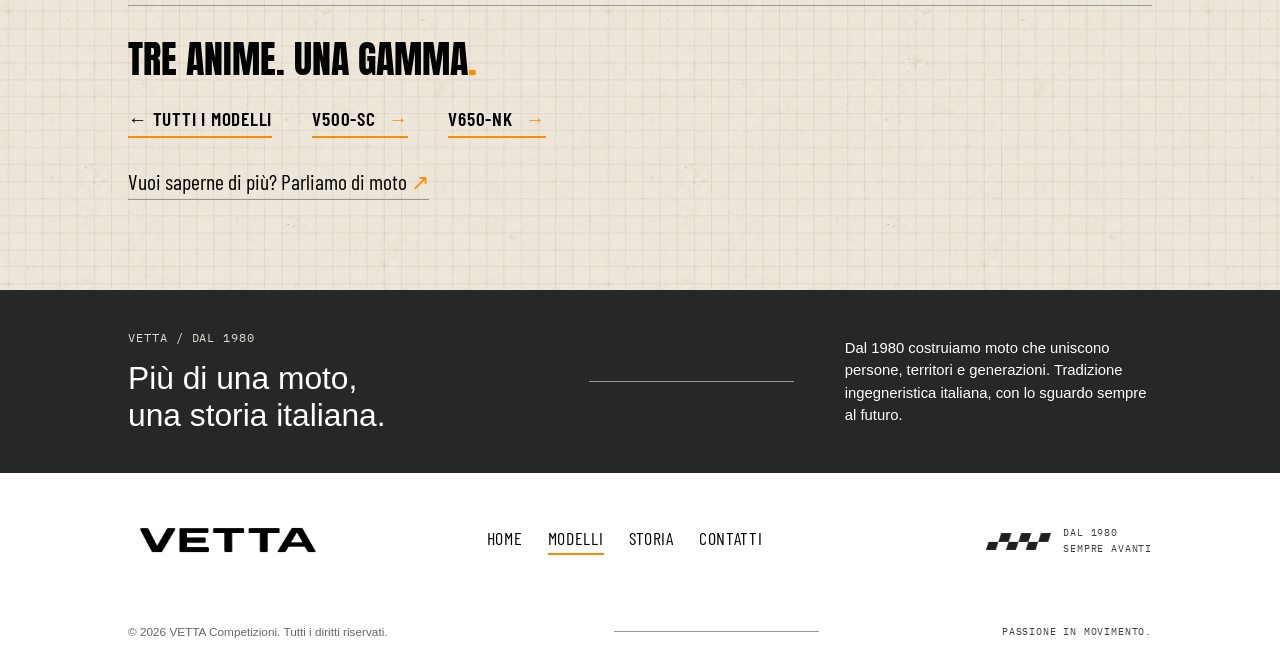
<file: v900-ss.html>
<!DOCTYPE html>
<html lang="it">
<head>
    <meta charset="UTF-8">
    <meta name="viewport" content="width=device-width, initial-scale=1">
    <meta name="description" content="Scheda tecnica VETTA V900-SS: motore, ciclistica, dimensioni e dotazioni.">
    <title>VETTA — V900-SS</title>
    <!-- Prima gli stili della homepage, poi le regole delle schede tecniche. -->
    <link rel="stylesheet" href="style.css">
    <link rel="stylesheet" href="schede.css">
    <link href="https://fonts.googleapis.com/css2?family=Anton&family=Barlow+Condensed:wght@400;600&family=IBM+Plex+Mono:wght@400&display=swap" rel="stylesheet">
    <link rel="icon" type="image/png" href="img/Logo/favicon.png">
</head>
<body class="pagina_scheda">
    <header>
            <div class="nav_menu">
            <nav class="navigator" aria-label="Navigazione principale">
                <div class="nav_left">
                    <a href="index.html" class="logo"><img src="img/Logo/Logo VETTA nero su sfondo trasparente.png" alt="logo_vetta" class="img-res"/></a>
                </div>

                <div class="nav_right">
                <ul>
                    <li><a href="index.html">HOME</a></li>
                    <li><a href="modelli.html" aria-current="location">MODELLI</a></li>
                    <li><a href="storia.html">STORIA</a></li>
                    <li><a href="contatti.html">CONTATTI</a></li>
                </ul>
                </div>
            </nav>
            </div>
    </header>

    <main class="scheda_main body_margin">
        <nav class="scheda_breadcrumb font_didascalia" aria-label="Percorso di navigazione">
            <a href="modelli.html">MODELLI</a><span aria-hidden="true">/</span><span aria-current="page">V900-SS</span>
        </nav>
        <section class="scheda_intro" aria-labelledby="scheda_nome">
            <div class="scheda_presentazione">
                <p class="scheda_occhiello font_didascalia">SUPER-SPORT / TRE CILINDRI</p>
                <h1 id="scheda_nome" class="font_titolo">V900-SS<span class="scheda_punto">.</span></h1>
                <h2 class="scheda_claim font_titolo">PRECISIONE.<br>IN OGNI CURVA.</h2>
                <p class="scheda_descrizione">Una sportiva stradale carenata, progettata attorno a precisione e prestazioni. Linee essenziali, senza ali o appendici aerodinamiche esterne.</p>
                <a class="scheda_link" href="#dati_tecnici">ESPLORA LA SCHEDA <span aria-hidden="true">↓</span></a>
            </div>
            <figure class="scheda_immagine">
                <img src="img/Modelli/V900-SS-officina.png" width="1672" height="941" fetchpriority="high" alt="VETTA V900-SS ferma nell’officina, vista tre quarti destra.">
            </figure>
        </section>
        <div class="scheda_sintesi" aria-label="Dati principali">
            <div class="scheda_riquadro scheda_dato"><p class="scheda_dato_valore font_titolo">899<span>cm³</span></p><p class="font_didascalia">CILINDRATA</p></div>
            <div class="scheda_riquadro scheda_dato"><p class="scheda_dato_valore font_titolo">140<span>CV</span></p><p class="font_didascalia">POTENZA MASSIMA</p></div>
            <div class="scheda_riquadro scheda_dato"><p class="scheda_dato_valore font_titolo">98<span>Nm</span></p><p class="font_didascalia">COPPIA MASSIMA</p></div>
            <div class="scheda_riquadro scheda_dato"><p class="scheda_dato_valore font_titolo">201<span>kg</span></p><p class="font_didascalia">IN ORDINE DI MARCIA</p></div>
        </div>
        <div class="scheda_divisore" aria-hidden="true"><span></span><span></span><span></span></div>
        <section id="dati_tecnici" class="scheda_tecnica" aria-labelledby="titolo_tecnica">
            <div class="scheda_intestazione"><span class="scheda_numero font_titolo" aria-hidden="true">01</span><div><p class="font_didascalia">LA MOTO, NEL DETTAGLIO</p><h2 id="titolo_tecnica" class="font_titolo">SCHEDA TECNICA<span class="scheda_punto">.</span></h2></div></div>
            <div class="scheda_griglia">
                <section class="scheda_riquadro" aria-labelledby="gruppo_0"><h3 id="gruppo_0" class="font_titolo">Motore e trasmissione</h3><dl class="scheda_dettagli">
                    <div><dt>Architettura</dt><dd>Tre cilindri in linea trasversale, 4 tempi</dd></div>
                    <div><dt>Cilindrata</dt><dd>899 cm³</dd></div>
                    <div><dt>Distribuzione</dt><dd>DOHC, 12 valvole</dd></div>
                    <div><dt>Raffreddamento</dt><dd>A liquido</dd></div>
                    <div><dt>Alimentazione</dt><dd>Iniezione ride-by-wire</dd></div>
                    <div><dt>Potenza massima</dt><dd>140 CV (103 kW) a 12.000 giri/min</dd></div>
                    <div><dt>Coppia massima</dt><dd>98 Nm a 9.000 giri/min</dd></div>
                    <div><dt>Cambio</dt><dd>6 marce</dd></div>
                    <div><dt>Frizione</dt><dd>Antisaltellamento</dd></div>
                    <div><dt>Quickshifter</dt><dd>Bidirezionale</dd></div>
                    <div><dt>Trasmissione finale</dt><dd>A catena</dd></div>
                    <div><dt>Scarico</dt><dd>Doppio terminale compatto sottosella, con schermature termiche per sella e codone</dd></div>
                </dl></section>
                <section class="scheda_riquadro" aria-labelledby="gruppo_1"><h3 id="gruppo_1" class="font_titolo">Telaio e sospensioni</h3><dl class="scheda_dettagli">
                    <div><dt>Telaio</dt><dd>Perimetrale in alluminio</dd></div>
                    <div><dt>Sospensione anteriore</dt><dd>Forcella rovesciata da 43 mm completamente regolabile</dd></div>
                    <div><dt>Sospensione posteriore</dt><dd>Monoammortizzatore con leveraggio e regolazioni</dd></div>
                </dl></section>
                <section class="scheda_riquadro" aria-labelledby="gruppo_2"><h3 id="gruppo_2" class="font_titolo">Freni, ruote e pneumatici</h3><dl class="scheda_dettagli">
                    <div><dt>Freno anteriore</dt><dd>Doppio disco da 320 mm, pinze radiali a 4 pistoncini</dd></div>
                    <div><dt>Freno posteriore</dt><dd>Disco da 220 mm, pinza a 2 pistoncini</dd></div>
                    <div><dt>ABS</dt><dd>Cornering</dd></div>
                    <div><dt>Cerchi</dt><dd>In lega da 17″</dd></div>
                    <div><dt>Pneumatico anteriore</dt><dd>120/70 ZR17</dd></div>
                    <div><dt>Pneumatico posteriore</dt><dd>190/55 ZR17</dd></div>
                </dl></section>
                <section class="scheda_riquadro" aria-labelledby="gruppo_3"><h3 id="gruppo_3" class="font_titolo">Dimensioni e capacità</h3><dl class="scheda_dettagli">
                    <div><dt>Interasse</dt><dd>1.410 mm</dd></div>
                    <div><dt>Altezza sella</dt><dd>835 mm</dd></div>
                    <div><dt>Serbatoio</dt><dd>17 l</dd></div>
                    <div><dt>Massa in ordine di marcia</dt><dd>201 kg</dd></div>
                </dl></section>
            </div>
        </section>
        <div class="scheda_divisore" aria-hidden="true"><span></span><span></span><span></span></div>
        <section class="scheda_dotazioni" aria-labelledby="titolo_dotazioni">
            <div class="scheda_intestazione"><span class="scheda_numero font_titolo" aria-hidden="true">02</span><div><p class="font_didascalia">TECNOLOGIA E CARATTERE</p><h2 id="titolo_dotazioni" class="font_titolo">AL TUO FIANCO<span class="scheda_punto">.</span></h2></div></div>
            <div class="scheda_griglia">
                <div class="scheda_riquadro"><h3 class="font_titolo">Elettronica e dotazioni</h3><ul class="scheda_elenco">
                    <li>Piattaforma inerziale a 6 assi</li>
                    <li>Modalità di guida</li>
                    <li>Controllo di trazione e impennata</li>
                    <li>ABS cornering</li>
                    <li>Gestione del freno motore</li>
                    <li>Quickshifter bidirezionale</li>
                </ul></div>
                <div class="scheda_riquadro"><h3 class="font_titolo">Il carattere della moto</h3><p class="scheda_carattere">Il tre cilindri da 899 cm³ eroga 140 CV e 98 Nm. La ciclistica regolabile, la piattaforma inerziale a 6 assi e l’ABS cornering accompagnano una guida precisa, mentre il doppio scarico sottosella completa la linea della carenata.</p></div>
            </div>
        </section>
        <section class="scheda_altri" aria-labelledby="titolo_altri">
            <h2 id="titolo_altri" class="font_titolo">TRE ANIME. UNA GAMMA<span class="scheda_punto">.</span></h2>
            <nav aria-label="Altri modelli VETTA">
                <a class="scheda_link" href="modelli.html">← TUTTI I MODELLI</a>
                <a class="scheda_link" href="v500-sc.html">V500-SC <span aria-hidden="true">→</span></a>
                <a class="scheda_link" href="v650-nk.html">V650-NK <span aria-hidden="true">→</span></a>
            </nav>
            <a class="scheda_contatto" href="contatti.html">Vuoi saperne di più? Parliamo di moto <span aria-hidden="true">↗</span></a>
        </section>
    </main>

    <!-- Footer condiviso con la homepage. -->
<footer>

            <!-- FASCIA SCURA: PRESENTAZIONE DEL MARCHIO -->
            <div class="footer_presentazione">
                <div class="footer_presentazione_inner body_margin">

                    <div class="footer_presentazione_titolo">
                        <p class="font_didascalia">VETTA / DAL 1980</p>

                        <h2>
                            Più di una moto,<br>
                            una storia italiana.
                        </h2>
                    </div>

                    <div class="footer_presentazione_linea">
                        <div class="linea_footer"></div>
                    </div>

                    <div class="footer_presentazione_testo">
                        <p>
                            Dal 1980 costruiamo moto che uniscono persone,
                            territori e generazioni. Tradizione
                            ingegneristica italiana, con lo sguardo
                            sempre al futuro.
                        </p>
                    </div>

                </div>
            </div>

            <!-- LOGO, MENU E BANDIERINA -->
            <div class="footer_navigazione">
                <nav class="navigator_footer body_margin"
                     aria-label="Navigazione footer">

                    <div class="nav_left_footer">
                        <a href="index.html" class="logo">
                            <img
                                src="img/Logo/Logo VETTA nero su sfondo trasparente.png"
                                alt="VETTA Competizioni - Home"
                                class="img-res"
                            />
                        </a>
                    </div>

                    <div class="nav_right_footer">
                        <ul>
                            <li><a href="index.html">HOME</a></li>
                            <li><a href="modelli.html" aria-current="location">MODELLI</a></li>
                            <li><a href="storia.html">STORIA</a></li>
                            <li><a href="contatti.html">CONTATTI</a></li>
                        </ul>
                    </div>

                    <div class="nav_motto_footer">

                        <div class="nav_flag_footer">
                            <img
                                src="img/Homepage/VETTA-bandierina-scacchi-trasparente.png"
                                alt=""
                                class="img-res"
                            />
                        </div>

                        <p class="font_didascalia">
                            DAL 1980<br>
                            SEMPRE AVANTI
                        </p>

                    </div>

                </nav>
            </div>

            <!-- RIGA FINALE -->
            <div class="footer_chiusura body_margin">

                <div class="footer_copyright">
                    <p>
                        © 2026 VETTA Competizioni. Tutti i diritti riservati.
                    </p>
                </div>

                <div class="footer_chiusura_linea">
                    <div class="linea_footer"></div>
                </div>

                <div class="footer_claim">
                    <p class="font_didascalia">
                        PASSIONE IN MOVIMENTO.
                    </p>
                </div>

            </div>

        </footer>
</body>
</html>
</file>
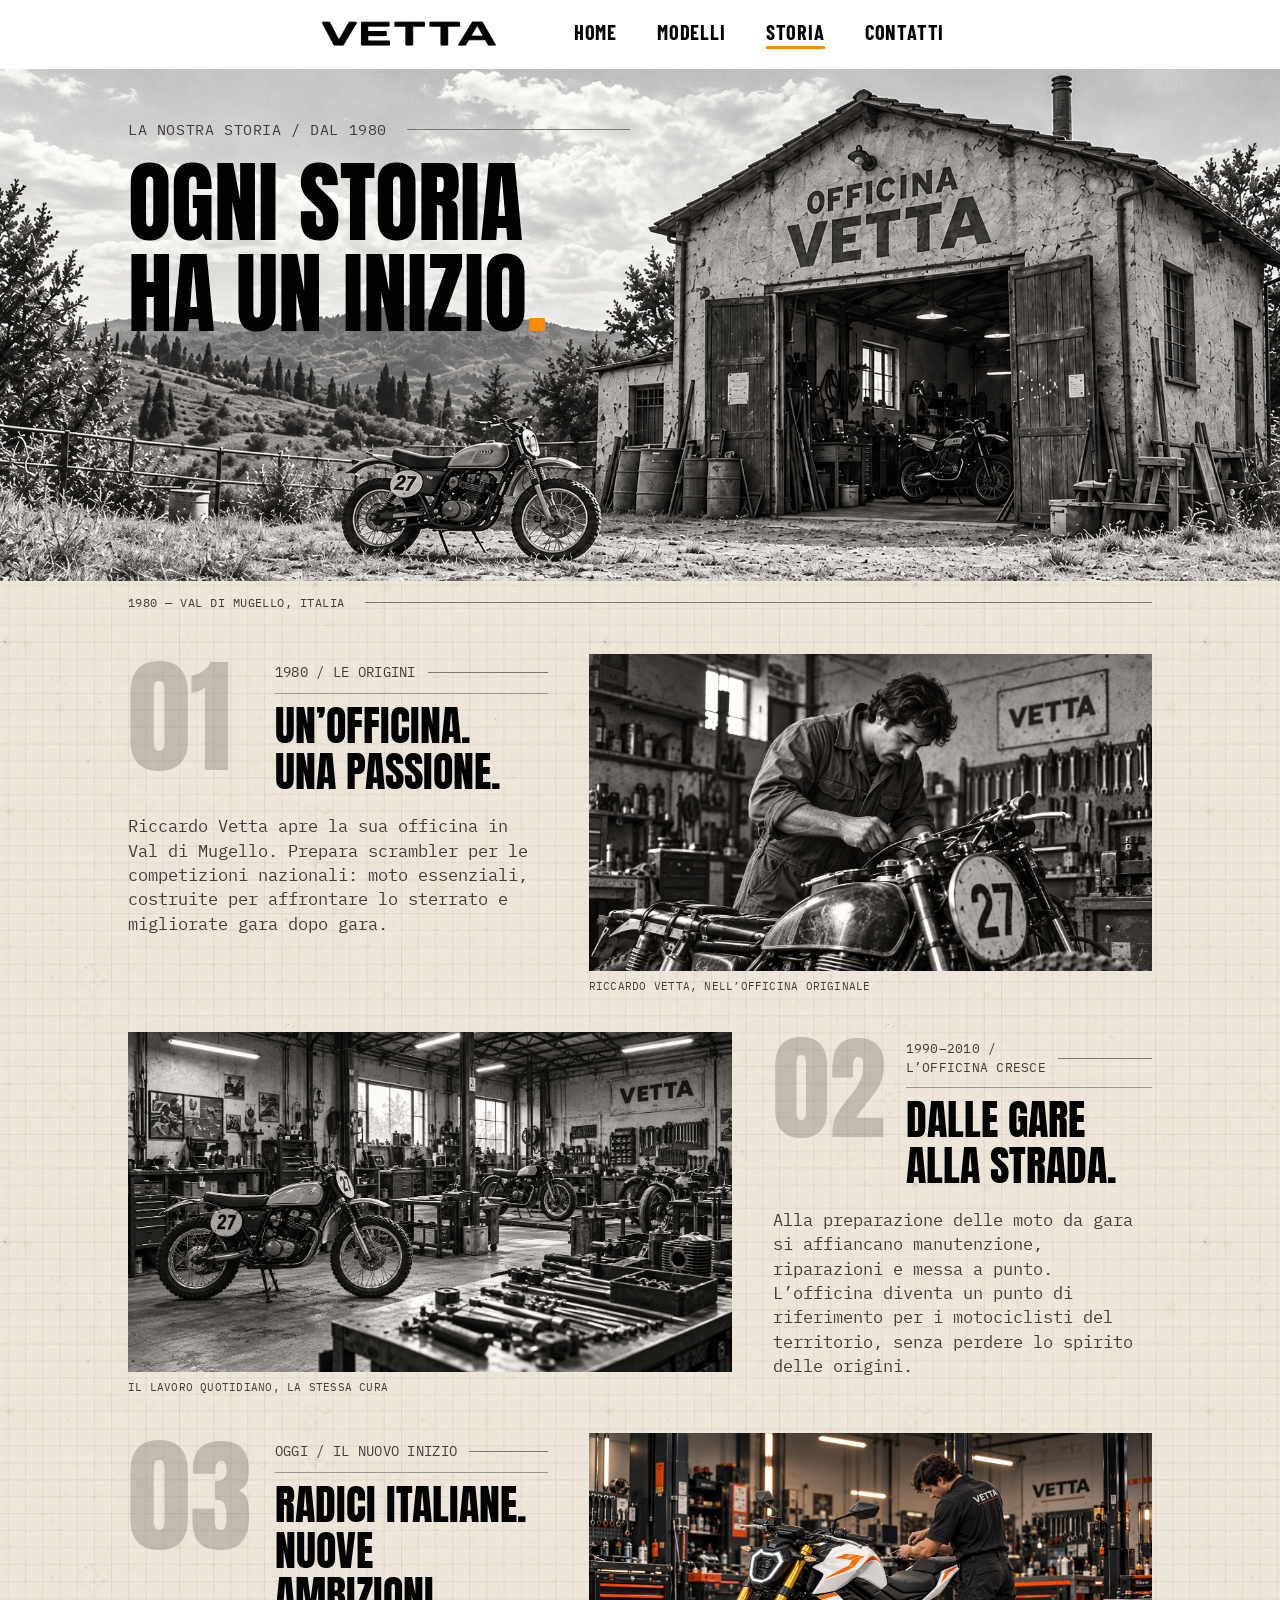
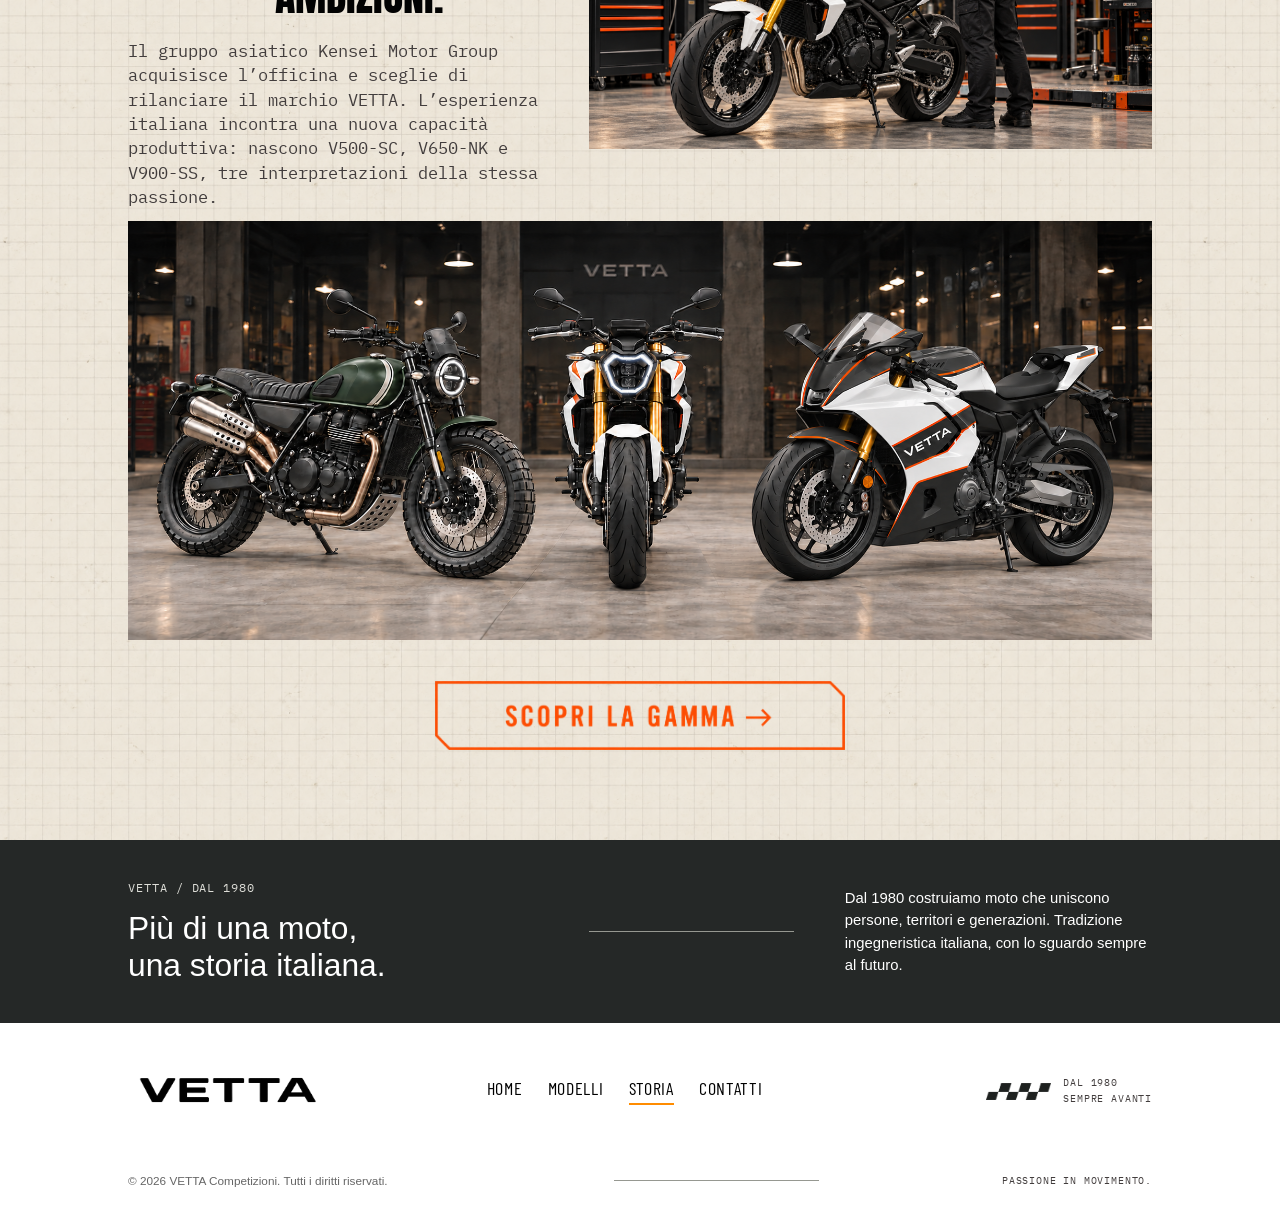
<file: html css/storia.html>
<!DOCTYPE html>
<html lang="it">
<head>
    <meta charset="UTF-8">
    <meta name="viewport" content="width=device-width, initial-scale=1">
    <meta name="description" content="La storia di VETTA Competizioni: dall’officina di Riccardo Vetta in Val di Mugello nel 1980 alla nuova gamma di moto.">
    <title>VETTA — Storia</title>
    <!-- Prima gli stili della homepage, poi le regole specifiche di Storia. -->
    <link rel="stylesheet" href="style.css">
    <link rel="stylesheet" href="storia.css">
    <link href="https://fonts.googleapis.com/css2?family=Anton&family=Barlow+Condensed:wght@400;600&family=IBM+Plex+Mono:wght@400&display=swap" rel="stylesheet">
    <link rel="icon" type="image/png" href="../img/Logo/favicon.png">
</head>
<body class="pagina_storia">
    <header>
            <div class="nav_menu">
            <nav class="navigator" aria-label="Navigazione principale">
                <div class="nav_left">
                    <a href="index.html" class="logo"><img src="../img/Logo/Logo VETTA nero su sfondo trasparente.png" alt="logo_vetta" class="img-res"/></a>
                </div>

                <div class="nav_right">
                <ul>
                    <li><a href="index.html">HOME</a></li>
                    <li><a href="modelli.html">MODELLI</a></li>
                    <li><a href="storia.html" aria-current="page">STORIA</a></li>
                    <li><a href="contatti.html">CONTATTI</a></li>
                </ul>
                </div>
            </nav>
            </div>
    </header>

    <main class="storia_main">
        <!-- HERO: a tutta larghezza, con il titolo sopra la fotografia. -->
        <section class="storia_hero" aria-labelledby="storia_titolo">
            <img src="../img/Storia/VETTA-Storia-hero-officina-1980.png"
                 alt="Officina VETTA in Val di Mugello nel 1980."
                 width="1983" height="793" fetchpriority="high" class="storia_hero_immagine">
            <div class="storia_hero_testo body_margin">
                <div class="storia_hero_didascalia">
                    <p class="font_didascalia">LA NOSTRA STORIA / DAL 1980</p>
                    <span class="storia_linea" aria-hidden="true"></span>
                </div>
                <h1 id="storia_titolo" class="font_titolo">OGNI STORIA<br>HA UN INIZIO<span class="storia_punto">.</span></h1>
            </div>
        </section>

        <!-- LUOGO E ANNO: stessa larghezza del corpo della pagina. -->
        <div class="storia_luogo body_margin">
            <p class="font_didascalia">1980 — VAL DI MUGELLO, ITALIA</p>
            <span class="storia_linea" aria-hidden="true"></span>
        </div>

        <div class="storia_percorso body_margin">
            <!-- 01: testo a sinistra, fotografia a destra. -->
            <section class="storia_capitolo" aria-labelledby="storia_origini">
                <div class="storia_racconto">
                    <div class="storia_intestazione">
                        <span class="storia_numero font_titolo" aria-hidden="true">01</span>
                        <div class="storia_titoli">
                            <div class="storia_etichetta">
                                <p class="font_didascalia">1980 / LE ORIGINI</p>
                                <span class="storia_linea" aria-hidden="true"></span>
                            </div>
                            <h2 id="storia_origini" class="font_titolo">UN’OFFICINA.<br>UNA PASSIONE.</h2>
                        </div>
                    </div>
                    <p class="storia_paragrafo">Riccardo Vetta apre la sua officina in Val di Mugello. Prepara scrambler per le competizioni nazionali: moto essenziali, costruite per affrontare lo sterrato e migliorate gara dopo gara.</p>
                </div>
                <figure class="storia_foto">
                    <img src="../img/Storia/VETTA-Storia-01-Riccardo-Vetta.png"
                         alt="Riccardo Vetta lavora sulla scrambler numero 27 nell’officina originale."
                         width="1672" height="941" loading="lazy" decoding="async">
                    <figcaption class="font_didascalia">RICCARDO VETTA, NELL’OFFICINA ORIGINALE</figcaption>
                </figure>
            </section>

            <!-- 02: la classe aggiuntiva inverte le due colonne. -->
            <section class="storia_capitolo storia_capitolo_inverso" aria-labelledby="storia_crescita">
                <div class="storia_racconto">
                    <div class="storia_intestazione">
                        <span class="storia_numero font_titolo" aria-hidden="true">02</span>
                        <div class="storia_titoli">
                            <div class="storia_etichetta">
                                <p class="font_didascalia">1990–2010 /<br>L’OFFICINA CRESCE</p>
                                <span class="storia_linea" aria-hidden="true"></span>
                            </div>
                            <h2 id="storia_crescita" class="font_titolo">DALLE GARE<br>ALLA STRADA.</h2>
                        </div>
                    </div>
                    <p class="storia_paragrafo">Alla preparazione delle moto da gara si affiancano manutenzione, riparazioni e messa a punto. L’officina diventa un punto di riferimento per i motociclisti del territorio, senza perdere lo spirito delle origini.</p>
                </div>
                <figure class="storia_foto">
                    <img src="../img/Storia/VETTA-Storia-02-officina-storica.png"
                         alt="L’interno dell’officina storica VETTA, con moto, attrezzi e banchi di lavoro."
                         width="1672" height="941" loading="lazy" decoding="async">
                    <figcaption class="font_didascalia">IL LAVORO QUOTIDIANO, LA STESSA CURA</figcaption>
                </figure>
            </section>

            <!-- 03: la fotografia usa la V650-NK definitiva. -->
            <section class="storia_capitolo" aria-labelledby="storia_rilancio">
                <div class="storia_racconto">
                    <div class="storia_intestazione">
                        <span class="storia_numero font_titolo" aria-hidden="true">03</span>
                        <div class="storia_titoli">
                            <div class="storia_etichetta">
                                <p class="font_didascalia">OGGI / IL NUOVO INIZIO</p>
                                <span class="storia_linea" aria-hidden="true"></span>
                            </div>
                            <h2 id="storia_rilancio" class="font_titolo">RADICI ITALIANE.<br>NUOVE AMBIZIONI.</h2>
                        </div>
                    </div>
                    <p class="storia_paragrafo">Il gruppo asiatico Kensei Motor Group acquisisce l’officina e sceglie di rilanciare il marchio VETTA. L’esperienza italiana incontra una nuova capacità produttiva: nascono V500-SC, V650-NK e V900-SS, tre interpretazioni della stessa passione.</p>
                </div>
                <figure class="storia_foto">
                    <img src="../img/Storia/VETTA-Storia-03-officina-V650-NK.png"
                         alt="Un meccanico lavora sulla VETTA V650-NK nella nuova officina."
                         width="1672" height="941" loading="lazy" decoding="async">
                </figure>
            </section>

            <!-- GAMMA: immagine aggiornata della homepage. -->
            <div class="storia_gamma">
                <img src="../img/Homepage/VETTA-lineup-officina-restyling.png"
                     alt="La gamma VETTA: V500-SC scrambler, V650-NK naked e V900-SS sportiva."
                     width="1961" height="802" loading="lazy" decoding="async" class="img-res">

                <!-- PULSANTE MODELLI -->
                <div class="bottone_gamma">
                    <a href="modelli.html">
                        <img
                            src="../img/Homepage/VETTA-pulsante-scopri-la-gamma-trasparente.png"
                            alt="Scopri la gamma"
                            class="img-res"
                        />
                    </a>
                </div>
            </div>
        </div>
    </main>

    <!-- Footer condiviso con la homepage. -->
<footer>

            <!-- FASCIA SCURA: PRESENTAZIONE DEL MARCHIO -->
            <div class="footer_presentazione">
                <div class="footer_presentazione_inner body_margin">

                    <div class="footer_presentazione_titolo">
                        <p class="font_didascalia">VETTA / DAL 1980</p>

                        <h2>
                            Più di una moto,<br>
                            una storia italiana.
                        </h2>
                    </div>

                    <div class="footer_presentazione_linea">
                        <div class="linea_footer"></div>
                    </div>

                    <div class="footer_presentazione_testo">
                        <p>
                            Dal 1980 costruiamo moto che uniscono persone,
                            territori e generazioni. Tradizione
                            ingegneristica italiana, con lo sguardo
                            sempre al futuro.
                        </p>
                    </div>

                </div>
            </div>

            <!-- LOGO, MENU E BANDIERINA -->
            <div class="footer_navigazione">
                <nav class="navigator_footer body_margin"
                     aria-label="Navigazione footer">

                    <div class="nav_left_footer">
                        <a href="index.html" class="logo">
                            <img
                                src="../img/Logo/Logo VETTA nero su sfondo trasparente.png"
                                alt="VETTA Competizioni - Home"
                                class="img-res"
                            />
                        </a>
                    </div>

                    <div class="nav_right_footer">
                        <ul>
                            <li><a href="index.html">HOME</a></li>
                            <li><a href="modelli.html">MODELLI</a></li>
                            <li><a href="storia.html" aria-current="page">STORIA</a></li>
                            <li><a href="contatti.html">CONTATTI</a></li>
                        </ul>
                    </div>

                    <div class="nav_motto_footer">

                        <div class="nav_flag_footer">
                            <img
                                src="../img/Homepage/VETTA-bandierina-scacchi-trasparente.png"
                                alt=""
                                class="img-res"
                            />
                        </div>

                        <p class="font_didascalia">
                            DAL 1980<br>
                            SEMPRE AVANTI
                        </p>

                    </div>

                </nav>
            </div>

            <!-- RIGA FINALE -->
            <div class="footer_chiusura body_margin">

                <div class="footer_copyright">
                    <p>
                        © 2026 VETTA Competizioni. Tutti i diritti riservati.
                    </p>
                </div>

                <div class="footer_chiusura_linea">
                    <div class="linea_footer"></div>
                </div>

                <div class="footer_claim">
                    <p class="font_didascalia">
                        PASSIONE IN MOVIMENTO.
                    </p>
                </div>

            </div>

        </footer>
</body>
</html>
</file>
<file: style.css>
*{box-sizing: border-box;}

/* --------------- SELEZIONE FONT ---------------*/
/* <link href="https://fonts.googleapis.com/css2?
family=Anton
&
family=Barlow+Condensed:wght@400;600
&
family=IBM+Plex+Mono:wght@400
&
display=swap" rel="stylesheet"> */

body {
    font-family: Arial, sans-serif;
    font-weight: 400;
    font-size: 20px;
}

.font_titolo {
    font-family: "Anton", sans-serif;
    font-weight: 400;
}

.font_didascalia {
    font-family: "IBM Plex Mono", monospace;
    font-weight: 400;
    letter-spacing: 0.08em;
}

.navigator a {
    font-family: "Barlow Condensed", sans-serif;
    font-weight: 400;
    letter-spacing: 0.04em;
}
/* --------------- FINE SELEZIONE FONT ---------------*/
/* --------------- IMPOSTAZIONI BASE ---------------*/

body, html{ margin:0; padding:0}
main{text-align: center}

body {
    background-image: url("img/Homepage/Carta\ millimetrata\ greige\ vintage.png");
    background-repeat: repeat;
    background-size: 600px auto;
}

h1, h2, h3, h4, h5, h6{text-align: center; margin: 0;}
a{color:rgb(0, 0, 0);display: block; text-decoration: none;}

.body_margin{margin: 0% 10% 0% 10%;}

/* IMPOSTAZIONI LOGHI */
.logo{display: block; width: 200px; height: auto;}
.img-res{width: 100%; height: auto; display: block; margin-left: none; margin-right: none;}

/* --------------- FINE IMPOSTAZIONI BASE ---------------*/
/* --------------- MENU DI NAVIGAZIONE ---------------*/

.nav_menu{ display: flex; justify-content: center; background-color:#fff}

.navigator {
    display: flex;
    width: 50%;
}

.nav_left {
    display: flex;
    width: 30%;
    justify-content: center;
    align-items: center;
}

.nav_right {
    width: 70%;
    display: flex;
    justify-content: center;    
    align-items: center;
}

.nav_right ul {
    display: flex;
    justify-content: center;
    gap: 20px;
    list-style: none;
}

.nav_right ul li a {
    text-decoration: none;
    font-weight: bold;
    padding: 0px 0px 2px 0px;
    margin: 0px 10px 0px 10px;
    border-bottom: 3px solid transparent;
}

.nav_right ul li a:hover {
    border-bottom-color: darkorange;
}

/* --------------- FINE MENU DI NAVIGAZIONE ---------------*/

/* --------------- HERO IMAGE ---------------*/

.hero{position: relative; display: flex; justify-content: center; border-bottom: 5px solid rgb(138, 131, 131);}
.hero2{position: absolute; display: flex; justify-content: space-between; width: 100%; top: 0; height: 40%;
    background: #ababab;
    background: linear-gradient(180deg, rgba(171, 171, 171, 1) 0%, rgba(199, 199, 199, 0.38) 67%, rgba(255, 255, 255, 0) 100%);
}

.hero3_left{display: flex; flex-direction: column; width: 60%; padding: 0% 2% 0% 2%;}

/* TRADIZIONE INGEGNERIA etc etc */
.hero3_right {display: flex; width: 30%; justify-content: right; container-type: inline-size; padding: 0% 2% 0% 2%;}
.hero3_right h3{font-size: 7cqw; color: #423d3d; text-align: right; padding: 2% 0 0 0;}

/* VETTA 1980 e LINEA */
.hero4{display: flex; height: 25%;}
/* VETTA 1980 (left) e LINEA (right) */
.hero6_left{display: flex; width: 30%; justify-content: left; container-type: inline-size;}
.hero6_left h2{display: flex; font-size: 9cqw; align-items: center; color: #1a1818b8;}
.hero6_right{display: flex; width: 70%; justify-content: right; align-items: center;}
.hero6_right img{height: 25%}

/* FUTURO HA RADICI */
.hero5{display: flex; width: auto; height: 75% ; container-type: inline-size;}
.hero5 h1{font-size: 12cqw; margin: 0; align-items: center; line-height: 1.02;}
.punto_arancione {
    color: darkorange;
    }

/* --------------- FINE HERO IMAGE ---------------*/
/* --------------- BANNER SOTTO HERO IMAGE ---------------*/

.under_hero{display: flex; aspect-ratio: 1024 / 120;}
.under_hero h3{display: flex; font-size: 20px; color: #423d3daa; text-align: left; line-height: 1.1; align-items: center;}
.col_60{display: flex; width: 56%;}
.col_20{display: flex; width: 22%;}
.col_20_right{display: flex; width: 22%; justify-content: right;}

/* --------------- FINE BANNER SOTTO HERO IMAGE ---------------*/
/* --------------- BANNER 2 ---------------*/

.title{display: flex; aspect-ratio: 1024 / 200;}

/* 01 */
.title_left{display: flex; align-items: center; width: 15%; justify-content: center;}
.title_left h3{font-size: 150px; color:#423d3d6d}

/* CORPO CENTRALE */
.title_center{display: flex; flex-direction: column; width: 70%;;}

/* LA GAMMA (left) e RIGA GRIGIA TECNICA (right) */
.title_2{display: flex; height: 20%; width: 100%;;}
.title_2_left{display: flex; align-items: center; width: 15%;}
.title_2_left p{font-size: 18px;}
.title_2_right{display: flex; align-items: center; width: 75%;}

/* TRE MODELLI, TRE STILI */
.title_3{display: flex; height: 60%; align-items: center;}
.title_3 h2{display: flex; font-size:60px; color:#020202; text-align: center;}

/* RIGA TECNICA LEFT e RIGA TECNICA RIGHT */
.title_4{display: flex; height: 20%}
.title_4_left{display: flex; align-items: center; width: 65%;}
.title_4_right{display: flex; align-items: center; width: 25%;}

/* HERITAGE NAKED SUPER-SPORT */
.title_right{display: flex; align-items: center; width: 15%; justify-content: right; align-items: end;}
.title_right h3{display: flex; font-size:20px; color:#423d3d99; text-align: right; margin: 0 0 5% 0;}

/* --------------- FINE BANNER 2 ---------------*/
/* --------------- SEZIONE SOTTO LINEUP --------------- */

.paragrafo_lineup {
    display: flex; justify-content: center;
    padding: 30px 0;
}

.paragrafo_lineup p {
    width: 100%; max-width: 1024px; margin: 0;
    font-size: 20px; line-height: 1.5;
    color: #423d3d; text-align: center;
}

.bottone_gamma {width: 40%; max-width: 420px; margin: 0 auto 60px;}

/* --------------- FASCIA SCURA --------------- */

.footer_presentazione {background-color: #252827; color: #fff; padding: 40px 0;}

.footer_presentazione_inner {display: flex; justify-content: space-between; align-items: center; gap: 30px;}

.footer_presentazione_titolo {width: 40%;}

.footer_presentazione_titolo p {margin: 0 0 15px; font-size: 12px; color: #deded8;}

.footer_presentazione_titolo h2 {margin: 0;
    font-family: Arial, sans-serif; font-weight: 400; font-size: 32px;
    line-height: 1.15; text-align: left;
}

.footer_presentazione_linea {width: 20%;}

.linea_footer {width: 100%; height: 1px; background-color: #969891;}

.footer_presentazione_testo {width: 30%;}

.footer_presentazione_testo p {margin: 0; font-size: 15px; line-height: 1.5;}

/* --------------- NAVIGAZIONE FOOTER --------------- */

footer {background-color: #fff;}

.footer_navigazione {padding: 35px 0;}

.navigator_footer {display: flex; justify-content: space-between; align-items: center; gap: 25px;}

.nav_left_footer {width: 22%;}

.nav_left_footer .logo {width: 100%; max-width: 200px;}

.nav_right_footer {width: 48%;}

.nav_right_footer ul {display: flex; justify-content: center; flex-wrap: wrap; gap: 15px 25px; list-style: none; padding: 0; margin: 0;}

.navigator_footer a {font-family: "Barlow Condensed", sans-serif; font-weight: 400; letter-spacing: 0.04em;}

.nav_right_footer a {font-size: 18px; padding-bottom: 4px; border-bottom: 2px solid transparent;}

.nav_right_footer a:hover {border-bottom-color: darkorange;}

.nav_motto_footer {display: flex; justify-content: flex-end; align-items: center; gap: 12px; width: 25%;}

.nav_flag_footer {width: 65px; flex-shrink: 0;}

.nav_motto_footer p {margin: 0; font-size: 11px; line-height: 1.6; color: #423d3d;}

/* --------------- RIGA FINALE FOOTER --------------- */

.footer_chiusura {display: flex; justify-content: space-between; align-items: center; gap: 25px; padding: 15px 0 30px;}

.footer_copyright {width: 45%;}

.footer_copyright p {margin: 0; font-size: 12px; color: #666;}

.footer_chiusura_linea {width: 20%;}

.footer_claim {width: 30%;}

.footer_claim p {margin: 0; font-size: 11px; color: #423d3d; text-align: right;}



/* --------------- TESTI DINAMICI DESKTOP --------------- */

@media (min-width: 769px) {

    /* CONTENITORI DI RIFERIMENTO */
    .navigator,
    .under_hero,
    .title,
    .title_center,
    .footer_presentazione_inner,
    .navigator_footer,
    .footer_chiusura {
        container-type: inline-size;
    }


    /* MENU SUPERIORE */
    .nav_right ul li a {font-size: 3.10cqw;}


    /* BANNER SOTTO HERO */
    .under_hero h3 {font-size: 1.75cqw;}


    /* NUMERO SEZIONE */
    .title_left h3 {font-size: 14.50cqw;}


    /* LA GAMMA */
    .title_2_left p {font-size: 2.50cqw;}


    /* TITOLO LINEUP */
    .title_3 h2 {font-size: 8.35cqw;}


    /* HERITAGE / NAKED / SUPER-SPORT */
    .title_right h3 {font-size: 1.25cqw;}


    /* PARAGRAFO LINEUP */
    .paragrafo_lineup p {font-size: 1.95cqw;}


    /* FASCIA SCURA */
    .footer_presentazione_titolo p {font-size: 1.15cqw;}

    .footer_presentazione_titolo h2 {font-size: 3.10cqw;}

    .footer_presentazione_testo p {font-size: 1.45cqw;}


    /* MENU FOOTER */
    .nav_right_footer a {font-size: 1.75cqw;}


    /* MOTTO BANDIERINA */
    .nav_motto_footer p {font-size: 1.00cqw;}


    /* COPYRIGHT */
    .footer_copyright p {font-size: 1.15cqw;}


    /* CLAIM FINALE */
    .footer_claim p {font-size: 1.00cqw;}
}



/* --------------- VISUALIZZAZIONE SMARTPHONE --------------- */

@media (max-width: 768px) {

    .body_margin {
        margin: 0 5%;
    }


    /* --------------- MENU SUPERIORE --------------- */

    .navigator {
        width: 90%;
        flex-direction: column;
        align-items: center;
        padding: 20px 0 15px;
        gap: 15px;
    }

    .nav_left,
    .nav_right {
        width: 100%;
        justify-content: center;
    }

    .nav_left .logo {
        width: 180px;
    }

    .nav_right ul {
        justify-content: center;
        flex-wrap: wrap;
        gap: 10px 20px;
        margin: 0;
        padding: 0;
    }

    .nav_right ul li a {
        font-size: 18px;
        margin: 0;
        padding-bottom: 4px;
    }


    /* --------------- HERO --------------- */

.hero {
    display: block;
    overflow: hidden;
}

.hero > img {
    width: 100%;
    height: 62vw;
    object-fit: cover;
    object-position: center;
}

.hero2 {
    height: auto;
    padding: 10px 0 20px;
    border: none;
}

.hero3_left {
    width: 75%;
    padding: 0 4%;
    container-type: inline-size;
}

.hero3_right {
    width: 25%;
    padding: 0 4% 0 0;
    border: none;
}

.hero3_right h3 {
    font-size: 10cqw;
    line-height: 1.4;
    padding: 0;
}

.hero4 {
    height: auto;
    align-items: center;
    gap: 8px;
    margin-bottom: 6px;
}

.hero6_left {
    width: auto;
    flex-shrink: 0;
    container-type: normal;
}

.hero6_left h2 {
    font-size: 4cqw;
    line-height: 1.3;
    text-align: left;
    white-space: nowrap;
}

.hero6_right {
    width: auto;
    flex: 1;
    min-width: 0;
}

.hero6_right img {
    width: 100%;
    height: 6px;
    object-fit: fill;
}

.hero5 {
    height: auto;
    border: none;
}

.hero5 h1 {
    font-size: 9.5cqw;
    line-height: 1.02;
    text-align: left;
}

.punto_arancione {
    font-size: inherit;
}


/* --------------- BANNER SOTTO HERO --------------- */

.under_hero {
    height: auto;
    aspect-ratio: auto;
    align-items: center;
    justify-content: space-between;
    padding: 12px 0 6px;
    border: none;
}

.col_20,
.col_20_right {
    width: 40%;
}

.col_60 {
    width: 15%;
    align-items: center;
}

.col_60 img {
    height: 8px;
    object-fit: fill;
}

.under_hero h3 {
    font-size: 10px;
    line-height: 1.4;
    border: none;
}


/* --------------- TITOLO GAMMA --------------- */

.title {
    height: auto;
    aspect-ratio: auto;
    flex-wrap: nowrap;
    align-items: center;
    padding: 8px 0 14px;
    border: none;
}

.title_left {
    width: 14%;
}

.title_left h3 {
    font-size: 40px;
    line-height: 1;
    border: none;
}

.title_center {
    width: 66%;
    height: auto;
    padding-left: 6px;
    min-width: 0;
    container-type: inline-size;
    border: none;
}

.title_2 {
    height: auto;
    align-items: center;
    gap: 6px;
    margin-bottom: 6px;
    border: none;
}

.title_2_left {
    width: 40%;
}

.title_2_left p {
    margin: 0;
    font-size: 8px;
    white-space: nowrap;
}

.title_2_right {
    width: 55%;
}

.title_3 {
    height: auto;
}

.title_3 h2 {
    font-size: 8cqw;
    line-height: 1.1;
    text-align: left;
    white-space: nowrap;
    border: none;
}

.title_4 {
    height: auto;
    justify-content: space-between;
    margin-top: 6px;
}

.title_2_right img,
.title_4_left img,
.title_4_right img {
    height: 8px;
    object-fit: fill;
}

.title_right {
    width: 20%;
    align-self: center;
    margin: 0;
    padding-left: 5px;
    border: none;
}

.title_right h3 {
    margin: 0;
    font-size: 8px;
    line-height: 1.4;
    text-align: right;
    white-space: nowrap;
    border: none;
}

    /* --------------- SOTTO LINEUP --------------- */

    .paragrafo_lineup {
        padding: 25px 0;
    }

    .paragrafo_lineup p {
        width: 100%;
        max-width: 38ch;
        margin: 0 auto;
        font-size: 14px;
        line-height: 1.6;
        text-wrap: balance;
    }

    .bottone_gamma {
        width: 85%;
        max-width: 350px;
        margin: 0 auto 35px;
        border: none;
    }


    /* --------------- FASCIA SCURA --------------- */

    .footer_presentazione {
        padding: 30px 0;
    }

    .footer_presentazione_inner {
        flex-direction: column;
        align-items: flex-start;
        gap: 20px;
    }

    .footer_presentazione_titolo,
    .footer_presentazione_testo {
        width: 100%;
    }

    .footer_presentazione_titolo p {
        font-size: 11px;
    }

    .footer_presentazione_titolo h2 {
        font-size: 28px;
        line-height: 1.15;
    }

    .footer_presentazione_linea {
        width: 35%;
    }

    .footer_presentazione_testo p {
        font-size: 15px;
        line-height: 1.5;
    }


    /* --------------- NAVIGAZIONE FOOTER --------------- */

    .footer_navigazione {
    padding: 25px 0 20px;
    }

    .navigator_footer {
        flex-direction: row;
        flex-wrap: wrap;
        justify-content: space-between;
        align-items: center;
        gap: 20px 4%;
    }

    /* LOGO A SINISTRA */
    .nav_left_footer {
        width: 42%;
        order: 1;
    }

    .nav_left_footer .logo {
        width: 100%;
        max-width: 150px;
    }

    /* BANDIERINA E MOTTO A DESTRA */
    .nav_motto_footer {
        width: 54%;
        order: 2;
        justify-content: flex-end;
        gap: 8px;
    }

    .nav_flag_footer {
        width: 40px;
    }

    .nav_motto_footer p {
        font-size: 9px;
        line-height: 1.5;
    }

    /* MENU NELLA RIGA SUCCESSIVA */
    .nav_right_footer {
        width: 100%;
        order: 3;
    }

    .nav_right_footer ul {
        flex-wrap: nowrap;
        justify-content: center;
        gap: 16px;
    }

    .nav_right_footer a {
        font-size: 16px;
    }


    /* --------------- CHIUSURA FOOTER --------------- */

    .footer_chiusura {
        flex-direction: row;
        justify-content: space-between;
        align-items: center;
        gap: 4%;
        padding: 12px 0 20px;
    }

    .footer_copyright {
        width: 64%;
        text-align: left;
    }

    .footer_copyright p {
        font-size: 10px;
        line-height: 1.5;
    }

    .footer_claim {
        width: 32%;
    }

    .footer_claim p {
        font-size: 9px;
        line-height: 1.5;
        text-align: right;
    }

    .footer_chiusura_linea {
        display: none;
    }
}

/* Evidenzia la pagina aperta nei menu principale e del footer. */
.nav_right a[aria-current="page"],
.nav_right_footer a[aria-current="page"] {
    border-bottom-color: darkorange;
}
</file>
<file: html css/style.css>
*{box-sizing: border-box;}

/* --------------- SELEZIONE FONT ---------------*/
/* <link href="https://fonts.googleapis.com/css2?
family=Anton
&
family=Barlow+Condensed:wght@400;600
&
family=IBM+Plex+Mono:wght@400
&
display=swap" rel="stylesheet"> */

body {
    font-family: Arial, sans-serif;
    font-weight: 400;
    font-size: 20px;
}

.font_titolo {
    font-family: "Anton", sans-serif;
    font-weight: 400;
}

.font_didascalia {
    font-family: "IBM Plex Mono", monospace;
    font-weight: 400;
    letter-spacing: 0.08em;
}

.navigator a {
    font-family: "Barlow Condensed", sans-serif;
    font-weight: 400;
    letter-spacing: 0.04em;
}
/* --------------- FINE SELEZIONE FONT ---------------*/
/* --------------- IMPOSTAZIONI BASE ---------------*/

body, html{ margin:0; padding:0}
main{text-align: center}

body {
    background-image: url("../img/Homepage/Carta\ millimetrata\ greige\ vintage.png");
    background-repeat: repeat;
    background-size: 600px auto;
}

h1, h2, h3, h4, h5, h6{text-align: center; margin: 0;}
a{color:rgb(0, 0, 0);display: block; text-decoration: none;}

.body_margin{margin: 0% 10% 0% 10%;}

/* IMPOSTAZIONI LOGHI */
.logo{display: block; width: 200px; height: auto;}
.img-res{width: 100%; height: auto; display: block; margin-left: none; margin-right: none;}

/* --------------- FINE IMPOSTAZIONI BASE ---------------*/
/* --------------- MENU DI NAVIGAZIONE ---------------*/

.nav_menu{ display: flex; justify-content: center; background-color:#fff}

.navigator {
    display: flex;
    width: 50%;
}

.nav_left {
    display: flex;
    width: 30%;
    justify-content: center;
    align-items: center;
}

.nav_right {
    width: 70%;
    display: flex;
    justify-content: center;    
    align-items: center;
}

.nav_right ul {
    display: flex;
    justify-content: center;
    gap: 20px;
    list-style: none;
}

.nav_right ul li a {
    text-decoration: none;
    font-weight: bold;
    padding: 0px 0px 2px 0px;
    margin: 0px 10px 0px 10px;
    border-bottom: 3px solid transparent;
}

.nav_right ul li a:hover {
    border-bottom-color: darkorange;
}

/* --------------- FINE MENU DI NAVIGAZIONE ---------------*/

/* --------------- HERO IMAGE ---------------*/

.hero{position: relative; display: flex; justify-content: center; border-bottom: 5px solid rgb(138, 131, 131);}
.hero2{position: absolute; display: flex; justify-content: space-between; width: 100%; top: 0; height: 40%;
    background: #ababab;
    background: linear-gradient(180deg, rgba(171, 171, 171, 1) 0%, rgba(199, 199, 199, 0.38) 67%, rgba(255, 255, 255, 0) 100%);
}

.hero3_left{display: flex; flex-direction: column; width: 60%; padding: 0% 2% 0% 2%;}

/* TRADIZIONE INGEGNERIA etc etc */
.hero3_right {display: flex; width: 30%; justify-content: right; container-type: inline-size; padding: 0% 2% 0% 2%;}
.hero3_right h3{font-size: 7cqw; color: #423d3d; text-align: right; padding: 2% 0 0 0;}

/* VETTA 1980 e LINEA */
.hero4{display: flex; height: 25%;}
/* VETTA 1980 (left) e LINEA (right) */
.hero6_left{display: flex; width: 30%; justify-content: left; container-type: inline-size;}
.hero6_left h2{display: flex; font-size: 9cqw; align-items: center; color: #1a1818b8;}
.hero6_right{display: flex; width: 70%; justify-content: right; align-items: center;}
.hero6_right img{height: 25%}

/* FUTURO HA RADICI */
.hero5{display: flex; width: auto; height: 75% ; container-type: inline-size;}
.hero5 h1{font-size: 12cqw; margin: 0; align-items: center; line-height: 1.02;}
.punto_arancione {
    color: darkorange;
    }

/* --------------- FINE HERO IMAGE ---------------*/
/* --------------- BANNER SOTTO HERO IMAGE ---------------*/

.under_hero{display: flex; aspect-ratio: 1024 / 120;}
.under_hero h3{display: flex; font-size: 20px; color: #423d3daa; text-align: left; line-height: 1.1; align-items: center;}
.col_60{display: flex; width: 56%;}
.col_20{display: flex; width: 22%;}
.col_20_right{display: flex; width: 22%; justify-content: right;}

/* --------------- FINE BANNER SOTTO HERO IMAGE ---------------*/
/* --------------- BANNER 2 ---------------*/

.title{display: flex; aspect-ratio: 1024 / 200;}

/* 01 */
.title_left{display: flex; align-items: center; width: 15%; justify-content: center;}
.title_left h3{font-size: 150px; color:#423d3d6d}

/* CORPO CENTRALE */
.title_center{display: flex; flex-direction: column; width: 70%;;}

/* LA GAMMA (left) e RIGA GRIGIA TECNICA (right) */
.title_2{display: flex; height: 20%; width: 100%;;}
.title_2_left{display: flex; align-items: center; width: 15%;}
.title_2_left p{font-size: 18px;}
.title_2_right{display: flex; align-items: center; width: 75%;}

/* TRE MODELLI, TRE STILI */
.title_3{display: flex; height: 60%; align-items: center;}
.title_3 h2{display: flex; font-size:60px; color:#020202; text-align: center;}

/* RIGA TECNICA LEFT e RIGA TECNICA RIGHT */
.title_4{display: flex; height: 20%}
.title_4_left{display: flex; align-items: center; width: 65%;}
.title_4_right{display: flex; align-items: center; width: 25%;}

/* HERITAGE NAKED SUPER-SPORT */
.title_right{display: flex; align-items: center; width: 15%; justify-content: right; align-items: end;}
.title_right h3{display: flex; font-size:20px; color:#423d3d99; text-align: right; margin: 0 0 5% 0;}

/* --------------- FINE BANNER 2 ---------------*/
/* --------------- SEZIONE SOTTO LINEUP --------------- */

.paragrafo_lineup {
    display: flex; justify-content: center;
    padding: 30px 0;
}

.paragrafo_lineup p {
    width: 100%; max-width: 1024px; margin: 0;
    font-size: 20px; line-height: 1.5;
    color: #423d3d; text-align: center;
}

.bottone_gamma {width: 40%; max-width: 420px; margin: 0 auto 60px;}

/* --------------- FASCIA SCURA --------------- */

.footer_presentazione {background-color: #252827; color: #fff; padding: 40px 0;}

.footer_presentazione_inner {display: flex; justify-content: space-between; align-items: center; gap: 30px;}

.footer_presentazione_titolo {width: 40%;}

.footer_presentazione_titolo p {margin: 0 0 15px; font-size: 12px; color: #deded8;}

.footer_presentazione_titolo h2 {margin: 0;
    font-family: Arial, sans-serif; font-weight: 400; font-size: 32px;
    line-height: 1.15; text-align: left;
}

.footer_presentazione_linea {width: 20%;}

.linea_footer {width: 100%; height: 1px; background-color: #969891;}

.footer_presentazione_testo {width: 30%;}

.footer_presentazione_testo p {margin: 0; font-size: 15px; line-height: 1.5;}

/* --------------- NAVIGAZIONE FOOTER --------------- */

footer {background-color: #fff;}

.footer_navigazione {padding: 35px 0;}

.navigator_footer {display: flex; justify-content: space-between; align-items: center; gap: 25px;}

.nav_left_footer {width: 22%;}

.nav_left_footer .logo {width: 100%; max-width: 200px;}

.nav_right_footer {width: 48%;}

.nav_right_footer ul {display: flex; justify-content: center; flex-wrap: wrap; gap: 15px 25px; list-style: none; padding: 0; margin: 0;}

.navigator_footer a {font-family: "Barlow Condensed", sans-serif; font-weight: 400; letter-spacing: 0.04em;}

.nav_right_footer a {font-size: 18px; padding-bottom: 4px; border-bottom: 2px solid transparent;}

.nav_right_footer a:hover {border-bottom-color: darkorange;}

.nav_motto_footer {display: flex; justify-content: flex-end; align-items: center; gap: 12px; width: 25%;}

.nav_flag_footer {width: 65px; flex-shrink: 0;}

.nav_motto_footer p {margin: 0; font-size: 11px; line-height: 1.6; color: #423d3d;}

/* --------------- RIGA FINALE FOOTER --------------- */

.footer_chiusura {display: flex; justify-content: space-between; align-items: center; gap: 25px; padding: 15px 0 30px;}

.footer_copyright {width: 45%;}

.footer_copyright p {margin: 0; font-size: 12px; color: #666;}

.footer_chiusura_linea {width: 20%;}

.footer_claim {width: 30%;}

.footer_claim p {margin: 0; font-size: 11px; color: #423d3d; text-align: right;}



/* --------------- TESTI DINAMICI DESKTOP --------------- */

@media (min-width: 769px) {

    /* CONTENITORI DI RIFERIMENTO */
    .navigator,
    .under_hero,
    .title,
    .title_center,
    .footer_presentazione_inner,
    .navigator_footer,
    .footer_chiusura {
        container-type: inline-size;
    }


    /* MENU SUPERIORE */
    .nav_right ul li a {font-size: 3.10cqw;}


    /* BANNER SOTTO HERO */
    .under_hero h3 {font-size: 1.75cqw;}


    /* NUMERO SEZIONE */
    .title_left h3 {font-size: 14.50cqw;}


    /* LA GAMMA */
    .title_2_left p {font-size: 2.50cqw;}


    /* TITOLO LINEUP */
    .title_3 h2 {font-size: 8.35cqw;}


    /* HERITAGE / NAKED / SUPER-SPORT */
    .title_right h3 {font-size: 1.25cqw;}


    /* PARAGRAFO LINEUP */
    .paragrafo_lineup p {font-size: 1.95cqw;}


    /* FASCIA SCURA */
    .footer_presentazione_titolo p {font-size: 1.15cqw;}

    .footer_presentazione_titolo h2 {font-size: 3.10cqw;}

    .footer_presentazione_testo p {font-size: 1.45cqw;}


    /* MENU FOOTER */
    .nav_right_footer a {font-size: 1.75cqw;}


    /* MOTTO BANDIERINA */
    .nav_motto_footer p {font-size: 1.00cqw;}


    /* COPYRIGHT */
    .footer_copyright p {font-size: 1.15cqw;}


    /* CLAIM FINALE */
    .footer_claim p {font-size: 1.00cqw;}
}



/* --------------- VISUALIZZAZIONE SMARTPHONE --------------- */

@media (max-width: 768px) {

    .body_margin {
        margin: 0 5%;
    }


    /* --------------- MENU SUPERIORE --------------- */

    .navigator {
        width: 90%;
        flex-direction: column;
        align-items: center;
        padding: 20px 0 15px;
        gap: 15px;
    }

    .nav_left,
    .nav_right {
        width: 100%;
        justify-content: center;
    }

    .nav_left .logo {
        width: 180px;
    }

    .nav_right ul {
        justify-content: center;
        flex-wrap: wrap;
        gap: 10px 20px;
        margin: 0;
        padding: 0;
    }

    .nav_right ul li a {
        font-size: 18px;
        margin: 0;
        padding-bottom: 4px;
    }


    /* --------------- HERO --------------- */

.hero {
    display: block;
    overflow: hidden;
}

.hero > img {
    width: 100%;
    height: 62vw;
    object-fit: cover;
    object-position: center;
}

.hero2 {
    height: auto;
    padding: 10px 0 20px;
    border: none;
}

.hero3_left {
    width: 75%;
    padding: 0 4%;
    container-type: inline-size;
}

.hero3_right {
    width: 25%;
    padding: 0 4% 0 0;
    border: none;
}

.hero3_right h3 {
    font-size: 10cqw;
    line-height: 1.4;
    padding: 0;
}

.hero4 {
    height: auto;
    align-items: center;
    gap: 8px;
    margin-bottom: 6px;
}

.hero6_left {
    width: auto;
    flex-shrink: 0;
    container-type: normal;
}

.hero6_left h2 {
    font-size: 4cqw;
    line-height: 1.3;
    text-align: left;
    white-space: nowrap;
}

.hero6_right {
    width: auto;
    flex: 1;
    min-width: 0;
}

.hero6_right img {
    width: 100%;
    height: 6px;
    object-fit: fill;
}

.hero5 {
    height: auto;
    border: none;
}

.hero5 h1 {
    font-size: 9.5cqw;
    line-height: 1.02;
    text-align: left;
}

.punto_arancione {
    font-size: inherit;
}


/* --------------- BANNER SOTTO HERO --------------- */

.under_hero {
    height: auto;
    aspect-ratio: auto;
    align-items: center;
    justify-content: space-between;
    padding: 12px 0 6px;
    border: none;
}

.col_20,
.col_20_right {
    width: 40%;
}

.col_60 {
    width: 15%;
    align-items: center;
}

.col_60 img {
    height: 8px;
    object-fit: fill;
}

.under_hero h3 {
    font-size: 10px;
    line-height: 1.4;
    border: none;
}


/* --------------- TITOLO GAMMA --------------- */

.title {
    height: auto;
    aspect-ratio: auto;
    flex-wrap: nowrap;
    align-items: center;
    padding: 8px 0 14px;
    border: none;
}

.title_left {
    width: 14%;
}

.title_left h3 {
    font-size: 40px;
    line-height: 1;
    border: none;
}

.title_center {
    width: 66%;
    height: auto;
    padding-left: 6px;
    min-width: 0;
    container-type: inline-size;
    border: none;
}

.title_2 {
    height: auto;
    align-items: center;
    gap: 6px;
    margin-bottom: 6px;
    border: none;
}

.title_2_left {
    width: 40%;
}

.title_2_left p {
    margin: 0;
    font-size: 8px;
    white-space: nowrap;
}

.title_2_right {
    width: 55%;
}

.title_3 {
    height: auto;
}

.title_3 h2 {
    font-size: 8cqw;
    line-height: 1.1;
    text-align: left;
    white-space: nowrap;
    border: none;
}

.title_4 {
    height: auto;
    justify-content: space-between;
    margin-top: 6px;
}

.title_2_right img,
.title_4_left img,
.title_4_right img {
    height: 8px;
    object-fit: fill;
}

.title_right {
    width: 20%;
    align-self: center;
    margin: 0;
    padding-left: 5px;
    border: none;
}

.title_right h3 {
    margin: 0;
    font-size: 8px;
    line-height: 1.4;
    text-align: right;
    white-space: nowrap;
    border: none;
}

    /* --------------- SOTTO LINEUP --------------- */

    .paragrafo_lineup {
        padding: 25px 0;
    }

    .paragrafo_lineup p {
        width: 100%;
        max-width: 38ch;
        margin: 0 auto;
        font-size: 14px;
        line-height: 1.6;
        text-wrap: balance;
    }

    .bottone_gamma {
        width: 85%;
        max-width: 350px;
        margin: 0 auto 35px;
        border: none;
    }


    /* --------------- FASCIA SCURA --------------- */

    .footer_presentazione {
        padding: 30px 0;
    }

    .footer_presentazione_inner {
        flex-direction: column;
        align-items: flex-start;
        gap: 20px;
    }

    .footer_presentazione_titolo,
    .footer_presentazione_testo {
        width: 100%;
    }

    .footer_presentazione_titolo p {
        font-size: 11px;
    }

    .footer_presentazione_titolo h2 {
        font-size: 28px;
        line-height: 1.15;
    }

    .footer_presentazione_linea {
        width: 35%;
    }

    .footer_presentazione_testo p {
        font-size: 15px;
        line-height: 1.5;
    }


    /* --------------- NAVIGAZIONE FOOTER --------------- */

    .footer_navigazione {
    padding: 25px 0 20px;
    }

    .navigator_footer {
        flex-direction: row;
        flex-wrap: wrap;
        justify-content: space-between;
        align-items: center;
        gap: 20px 4%;
    }

    /* LOGO A SINISTRA */
    .nav_left_footer {
        width: 42%;
        order: 1;
    }

    .nav_left_footer .logo {
        width: 100%;
        max-width: 150px;
    }

    /* BANDIERINA E MOTTO A DESTRA */
    .nav_motto_footer {
        width: 54%;
        order: 2;
        justify-content: flex-end;
        gap: 8px;
    }

    .nav_flag_footer {
        width: 40px;
    }

    .nav_motto_footer p {
        font-size: 9px;
        line-height: 1.5;
    }

    /* MENU NELLA RIGA SUCCESSIVA */
    .nav_right_footer {
        width: 100%;
        order: 3;
    }

    .nav_right_footer ul {
        flex-wrap: nowrap;
        justify-content: center;
        gap: 16px;
    }

    .nav_right_footer a {
        font-size: 16px;
    }


    /* --------------- CHIUSURA FOOTER --------------- */

    .footer_chiusura {
        flex-direction: row;
        justify-content: space-between;
        align-items: center;
        gap: 4%;
        padding: 12px 0 20px;
    }

    .footer_copyright {
        width: 64%;
        text-align: left;
    }

    .footer_copyright p {
        font-size: 10px;
        line-height: 1.5;
    }

    .footer_claim {
        width: 32%;
    }

    .footer_claim p {
        font-size: 9px;
        line-height: 1.5;
        text-align: right;
    }

    .footer_chiusura_linea {
        display: none;
    }
}
</file>
<file: contatti.css>
/* PAGINA CONTATTI — caricare dopo style.css.
   Header, footer, font e fondo sono condivisi con la homepage. */
.pagina_contatti a:focus-visible { outline: 2px solid #423d3d; outline-offset: 5px; }
.contatti_main { text-align: left; color: #423d3d; }
.contatti_main p { margin: 0; }
.contatti_punto { color: darkorange; }
.contatti_intro { padding-top: clamp(35px, 5vw, 85px); padding-bottom: clamp(40px, 5vw, 85px); container-type: inline-size; }
.contatti_occhiello { display: flex; align-items: center; gap: 20px; font-size: clamp(11px, 1.4vw, 20px); }
.contatti_linea { flex: 1; height: 1px; background: #777973; }
.contatti_intro_griglia { display: grid; grid-template-columns: 60% 32%; gap: 8%; align-items: end; margin-top: 24px; }
.contatti_intro h1 { font-size: 8.7cqw; line-height: 1.02; text-align: left; color: #020202; }
.contatti_intro_testo { font-family: 'IBM Plex Mono', monospace; font-size: clamp(14px, 1.4vw, 22px); line-height: 1.6; }
.contatti_intro_testo p + p { margin-top: 18px; }
.contatti_corpo { padding-bottom: clamp(55px, 7vw, 120px); }
.contatti_recapiti { display: grid; grid-template-columns: 54% 38%; gap: 8%; align-items: start; }
.contatti_etichetta { display: flex; align-items: center; gap: 20px; margin-bottom: 22px; }
.contatti_numero { color: #423d3d40; font-size: clamp(48px, 5.5vw, 85px); line-height: 1; }
.contatti_etichetta h2 { font-size: clamp(14px, 1.6vw, 24px); font-weight: 400; text-align: left; line-height: 1.4; }
.contatti_email_link { display: inline-flex; align-items: center; gap: 20px; max-width: 100%; padding-bottom: 8px; border-bottom: 2px solid darkorange; font-family: 'Barlow Condensed', sans-serif; font-size: clamp(32px, 4.5vw, 72px); font-weight: 600; line-height: 1.1; }
.contatti_email_link span { color: darkorange; font-family: Arial, sans-serif; font-size: 0.6em; }
.contatti_email > p { margin-top: 25px; max-width: 46ch; font-family: 'IBM Plex Mono', monospace; font-size: clamp(14px, 1.4vw, 21px); line-height: 1.65; }
.contatti_officina { padding: clamp(22px, 3vw, 45px); border: 1px solid #969891; background: rgba(255,255,255,0.28); }
.contatti_officina_etichetta { font-size: clamp(10px, 1vw, 15px); line-height: 1.5; }
.contatti_officina h2 { margin: 18px 0 22px; font-size: clamp(30px, 3vw, 48px); line-height: 1.1; color: #020202; text-align: left; }
.contatti_officina address { font-family: 'IBM Plex Mono', monospace; font-size: clamp(13px, 1.2vw, 19px); font-style: normal; line-height: 1.7; }
.contatti_orari { margin-top: 24px; padding-top: 18px; border-top: 1px solid #969891; font-size: clamp(13px, 1.2vw, 18px); line-height: 1.7; }
.contatti_orari .font_didascalia { font-size: 0.85em; margin-bottom: 5px; }
.contatti_officina .contatti_visite { margin-top: 18px; font-size: clamp(14px, 1.2vw, 18px); line-height: 1.6; }
/* Tratti sfalsati, con tacche alle estremità, come nelle altre pagine. */
.contatti_divisore { position: relative; height: 24px; margin: clamp(40px, 5vw, 85px) 0; color: #777973; }
.contatti_divisore span { position: absolute; height: 1px; background: currentColor; opacity: 0.65; }
.contatti_divisore span:nth-child(1) { top: 2px; left: 7%; width: 82%; }
.contatti_divisore span:nth-child(2) { top: 12px; left: 0; width: 65%; }
.contatti_divisore span:nth-child(3) { top: 22px; left: 28%; width: 63%; }
.contatti_divisore span::before, .contatti_divisore span::after { content: ''; position: absolute; top: -4px; width: 1px; height: 9px; background: currentColor; }
.contatti_divisore span::before { left: 2px; }
.contatti_divisore span::after { right: 2px; }
.contatti_argomenti_griglia { display: grid; grid-template-columns: repeat(3, minmax(0, 1fr)); gap: 5%; margin-top: 30px; }
.contatti_argomenti article { display: flex; flex-direction: column; align-items: flex-start; padding-top: 18px; border-top: 1px solid #969891; }
.contatti_indice { font-size: clamp(10px, 1.1vw, 16px); }
.contatti_argomenti h3 { margin: 18px 0; color: #020202; font-size: clamp(25px, 2.5vw, 40px); line-height: 1.15; text-align: left; }
.contatti_argomenti article > p:not(.contatti_indice) { font-family: 'IBM Plex Mono', monospace; font-size: clamp(13px, 1.2vw, 19px); line-height: 1.65; margin-bottom: 25px; }
.contatti_link { display: inline-block; margin-top: auto; padding-bottom: 5px; border-bottom: 2px solid darkorange; font-family: 'Barlow Condensed', sans-serif; font-size: clamp(16px, 1.4vw, 22px); font-weight: 600; letter-spacing: 0.04em; }
.contatti_link span { color: darkorange; margin-left: 7px; font-family: Arial, sans-serif; }
.contatti_link:hover, .contatti_email_link:hover { color: #b95300; }
@media (max-width: 768px) {
    .contatti_intro { padding-top: 30px; padding-bottom: 35px; }
    .contatti_occhiello { gap: 10px; font-size: 10px; letter-spacing: 0.03em; }
    .contatti_intro_griglia { grid-template-columns: 1fr; gap: 24px; margin-top: 20px; }
    .contatti_intro h1 { font-size: 14cqw; }
    .contatti_intro_testo { max-width: 48ch; font-size: 14px; }
    .contatti_intro_testo p + p { margin-top: 12px; }
    .contatti_recapiti { grid-template-columns: 1fr; gap: 35px; }
    .contatti_etichetta { gap: 15px; margin-bottom: 18px; }
    .contatti_numero { font-size: 48px; }
    .contatti_etichetta h2 { font-size: 15px; }
    .contatti_email_link { font-size: clamp(32px, 9vw, 50px); }
    .contatti_email > p { margin-top: 20px; font-size: 14px; }
    .contatti_officina { padding: 24px; }
    .contatti_officina h2 { font-size: 32px; }
    .contatti_officina address { font-size: 14px; }
    .contatti_officina_etichetta { font-size: 11px; }
    .contatti_divisore { margin: 35px 0; }
    .contatti_argomenti_griglia { grid-template-columns: 1fr; gap: 30px; margin-top: 24px; }
    .contatti_indice { font-size: 11px; }
    .contatti_argomenti h3 { font-size: 29px; margin: 15px 0; }
    .contatti_argomenti article > p:not(.contatti_indice) { font-size: 14px; margin-bottom: 18px; }
    .contatti_link { font-size: 18px; }
    .contatti_corpo { padding-bottom: 45px; }
}
</file>
<file: modelli.css>
/* PAGINA MODELLI — caricare dopo style.css.
   Font, carta millimetrata, navigazione e footer provengono dalla homepage. */

.pagina_modelli a:focus-visible {
    outline: 2px solid #423d3d;
    outline-offset: 5px;
}

.modelli_main { text-align: left; }

/* --------------- HERO A TUTTA LARGHEZZA --------------- */
.modelli_hero {
    position: relative;
    overflow: hidden;
    background: #dce3e8;
}
.modelli_hero_immagine {
    display: block;
    width: 100%;
    height: auto;
    /* Mostrare l'intera foto preserva le tre moto e lo spazio per il titolo. */
}
.modelli_hero_testo {
    position: absolute;
    inset: 0;
    padding-top: 2.5%;
    container-type: inline-size;
}
.modelli_hero h1 {
    font-size: 8.7cqw;
    line-height: 1.02;
    text-align: left;
    color: #020202;
}
.modelli_punto { color: darkorange; }

/* --------------- CATALOGO E SPAZIATURA --------------- */
.modelli_catalogo {
    /* Regolare qui il margine sotto la hero e quello prima del footer. */
    padding-top: clamp(45px, 6vw, 110px);
    padding-bottom: clamp(55px, 7vw, 130px);
}
.modelli_sezione {
    display: grid;
    grid-template-columns: 48% 46%;
    justify-content: space-between;
    align-items: center;
    gap: 6%;
}
.modelli_foto { min-width: 0; margin: 0; }
.modelli_foto img {
    display: block;
    width: 100%;
    height: auto;
    aspect-ratio: 16 / 9;
    object-fit: cover;
}
.modelli_info { min-width: 0; }
.modelli_intestazione {
    display: flex;
    align-items: center;
    gap: clamp(15px, 2vw, 40px);
}
.modelli_numero {
    flex-shrink: 0;
    color: #423d3d40;
    font-size: clamp(55px, 8.8vw, 160px);
    line-height: 1;
}
.modelli_intestazione h2 {
    font-size: clamp(30px, 4.5vw, 82px);
    line-height: 1.1;
    text-align: left;
    white-space: nowrap;
}
.modelli_link {
    display: table;
    margin: clamp(22px, 3vw, 50px) auto 0;
    padding-bottom: 5px;
    border-bottom: 2px solid darkorange;
    font-family: "Barlow Condensed", sans-serif;
    font-weight: 600;
    font-size: clamp(18px, 2vw, 32px);
    letter-spacing: 0.04em;
    line-height: 1.3;
}
.modelli_link span {
    display: inline-block;
    margin-left: 12px;
    font-family: Arial, sans-serif;
    font-weight: 400;
    color: darkorange;
    transition: transform 160ms ease;
}
.modelli_link:hover span { transform: translateX(4px); }

/* --------------- SEPARATORI DA DISEGNO TECNICO --------------- */
.modelli_divisore {
    position: relative;
    height: 24px;
    /* Spazio tra una moto e la successiva, su entrambi i lati delle linee. */
    margin: clamp(35px, 4.5vw, 80px) 0;
    color: #777973;
}
.modelli_divisore span {
    position: absolute;
    display: block;
    height: 1px;
    background: currentColor;
    opacity: 0.65;
}
.modelli_divisore span:nth-child(1) { top: 2px; left: 7%; width: 82%; }
.modelli_divisore span:nth-child(2) { top: 12px; left: 0; width: 65%; }
.modelli_divisore span:nth-child(3) { top: 22px; left: 28%; width: 63%; }
.modelli_divisore span::before,
.modelli_divisore span::after {
    content: "";
    position: absolute;
    top: -4px;
    width: 1px;
    height: 9px;
    background: currentColor;
}
.modelli_divisore span::before { left: 2px; }
.modelli_divisore span::after { right: 2px; }

/* --------------- SMARTPHONE --------------- */
@media (max-width: 768px) {
    .modelli_hero_testo { padding-top: 3%; }
    .modelli_hero h1 { font-size: 8.7cqw; }
    .modelli_catalogo { padding-top: 35px; padding-bottom: 45px; }
    .modelli_sezione { grid-template-columns: 48% 48%; gap: 4%; }
    .modelli_intestazione { gap: 8px; }
    .modelli_numero { font-size: clamp(32px, 8vw, 60px); }
    .modelli_intestazione h2 { font-size: clamp(19px, 4.6vw, 35px); }
    .modelli_link { margin-top: 18px; font-size: 16px; letter-spacing: 0.02em; }
    .modelli_link span { margin-left: 6px; }
    .modelli_divisore { margin: 30px 0; height: 18px; }
    .modelli_divisore span:nth-child(2) { top: 9px; }
    .modelli_divisore span:nth-child(3) { top: 16px; }
}
@media (max-width: 360px) {
    .modelli_intestazione { flex-wrap: wrap; gap: 5px 8px; }
    .modelli_link { font-size: 14px; }
}
@media (prefers-reduced-motion: reduce) {
    .modelli_link span { transition: none; }
}
</file>
<file: storia.css>
/* PAGINA STORIA — caricare questo file DOPO style.css.
   Header, footer, font e carta millimetrata provengono dalla homepage. */

/* --------------- NAVIGAZIONE --------------- */

.pagina_storia .nav_right a[aria-current="page"],
.pagina_storia .nav_right_footer a[aria-current="page"] {
    border-bottom-color: darkorange;
}

.pagina_storia a:focus-visible {
    outline: 2px solid #423d3d;
    outline-offset: 5px;
}



/* --------------- HERO A TUTTA LARGHEZZA --------------- */

.storia_main {
    text-align: left;
}

.storia_hero {
    position: relative;
    overflow: hidden;
    background-color: #deded8;
}

.storia_hero_immagine {
    display: block;
    width: 100%;
    height: auto;
    aspect-ratio: 1983 / 793;
    object-fit: cover;
}

.storia_hero_testo {
    position: absolute;
    inset: 0;
    padding-top: 4%;
    container-type: inline-size;
}

.storia_hero_didascalia {
    display: flex;
    align-items: center;
    gap: 20px;
    width: 49%;
    margin-bottom: 18px;
}

.storia_hero_didascalia p {
    flex-shrink: 0;
    margin: 0;
    color: #423d3d;
    font-size: clamp(12px, 1.74cqw, 26.4px);
    letter-spacing: 0.04em;
}

.storia_linea {
    display: block;
    flex: 1;
    min-width: 0;
    height: 1px;
    background-color: #777973;
}

.storia_hero h1 {
    text-align: left;
    font-size: 8.7cqw;
    line-height: 1.02;
    color: #020202;
}

.storia_punto {
    color: darkorange;
}

/* --------------- LUOGO E ANNO --------------- */

.storia_luogo {
    display: flex;
    align-items: center;
    gap: 20px;
    padding: 14px 0;
    container-type: inline-size;
}

.storia_luogo p {
    margin: 0;
    font-size: clamp(10.8px, 1.38cqw, 20.4px);
    color: #423d3d;
    letter-spacing: 0.04em;
}

/* --------------- TRE CAPITOLI DELLA STORIA --------------- */

.storia_percorso {
    padding-top: 30px;
    container-type: inline-size;
}

.storia_capitolo {
    display: flex;
    align-items: flex-start;
    justify-content: space-between;
    gap: 4%;
    margin-bottom: 38px;
}

.storia_racconto {
    width: 41%;
    min-width: 0;
    container-type: inline-size;
}

.storia_intestazione {
    display: flex;
    align-items: flex-start;
    gap: 7%;
    margin-bottom: 20px;
}

.storia_numero {
    width: 28%;
    flex-shrink: 0;
    font-size: 33cqw;
    line-height: 1;
    color: #423d3d40;
}

.storia_titoli {
    flex: 1;
    min-width: 0;
    padding-top: 8px;
}

.storia_etichetta {
    display: flex;
    align-items: center;
    gap: 12px;
    margin-bottom: 10px;
}

.storia_etichetta p {
    margin: 0;
    flex-shrink: 1;
    min-width: 0;
    font-size: clamp(10.8px, 4.08cqw, 21.6px);
    line-height: 1.45;
    letter-spacing: 0.02em;
    color: #423d3d;
}

.storia_titoli h2 {
    padding-top: 9px;
    border-top: 1px solid #969891;
    font-size: 12.12cqw;
    line-height: 1.08;
    text-align: left;
    color: #020202;
}

.storia_paragrafo {
    margin: 0;
    font-family: "IBM Plex Mono", monospace;
    font-weight: 400;
    font-size: clamp(14.4px, 4.8cqw, 26.4px);
    line-height: 1.45;
    color: #423d3d;
}

.storia_foto {
    width: 55%;
    min-width: 0;
    margin: 0;
}

.storia_foto img {
    display: block;
    width: 100%;
    height: auto;
    aspect-ratio: 1672 / 941;
    object-fit: cover;
}

.storia_foto figcaption {
    margin-top: 7px;
    font-size: clamp(9.6px, 1.32cqw, 19.2px);
    line-height: 1.4;
    letter-spacing: 0.02em;
    color: #423d3d;
}

/* Nel secondo capitolo la fotografia è più larga e passa a sinistra. */
.storia_capitolo_inverso .storia_foto {
    width: 59%;
    order: -1;
}

.storia_capitolo_inverso .storia_racconto {
    width: 37%;
}

.storia_capitolo_inverso .storia_titoli h2 {
    font-size: 13.32cqw;
}

.storia_capitolo_inverso .storia_paragrafo {
    font-size: clamp(14.4px, 5.316cqw, 26.4px);
}

/* Spazio fra il terzo capitolo e la lineup. */
.storia_capitolo:last-of-type {
    margin-bottom: 40px;
}

/* --------------- LINEUP E PULSANTE MODELLI --------------- */

.storia_gamma {
    padding-bottom: 30px;
}

.bottone_gamma a{margin-top: 10%;}

.storia_bottone {
    position: relative;
    isolation: isolate;
    display: flex;
    justify-content: center;
    align-items: center;
    gap: 15px;
    width: 32%;
    max-width: 420px;
    min-height: 50px;
    margin: 16px auto 0;
    padding: 10px 20px;
    font-family: "Barlow Condensed", sans-serif;
    font-weight: 600;
    font-size: clamp(21.6px, 2.64cqw, 36px);
    letter-spacing: 0.04em;
    color: #e76f00;
    text-align: center;
}

/* Due sagome sovrapposte disegnano il bordo con gli angoli smussati. */
.storia_bottone::before,
.storia_bottone::after {
    content: "";
    position: absolute;
    z-index: -1;
    clip-path: polygon(0 0, calc(100% - 9px) 0, 100% 9px,
                       100% 100%, 9px 100%, 0 calc(100% - 9px));
}

.storia_bottone::before {
    inset: 0;
    background-color: darkorange;
}

.storia_bottone::after {
    inset: 2px;
    background-color: #f5f3ec;
}

.storia_bottone:hover::after {
    background-color: #fff;
}

.storia_freccia {
    display: inline-block;
    margin-left: 12px;
    font-family: Arial, sans-serif;
    font-weight: 400;
}

/* --------------- SMARTPHONE --------------- */
/* Anche su mobile il mockup mantiene testo e foto affiancati. */

@media (max-width: 768px) {
    .storia_hero_immagine {
        height: 65vw;
        aspect-ratio: auto;
        object-position: center;
    }

    .storia_hero_testo {
        padding-top: 5%;
    }

    .storia_hero_didascalia {
        width: 58%;
        gap: 8px;
        margin-bottom: 10px;
    }

    .storia_hero_didascalia p {
        font-size: clamp(9px, 2.46cqw, 18px);
    }

    .storia_hero h1 {
        font-size: 9.8cqw;
    }

    .storia_luogo {
        gap: 10px;
        padding: 10px 0;
    }

    .storia_luogo p {
        font-size: clamp(9px, 2.4cqw, 16px);
    }

    .storia_percorso {
        padding-top: 18px;
    }

    .storia_capitolo {
        gap: 3%;
        align-items: stretch;
        margin-bottom: 24px;
    }

    .storia_racconto {
        width: 42%;
    }

    .storia_foto {
        width: 55%;
        display: flex;
        flex-direction: column;
    }

    .storia_intestazione {
        gap: 5%;
        margin-bottom: 12px;
    }

    .storia_numero {
        width: 28%;
        font-size: 33cqw;
    }

    .storia_titoli {
        padding-top: 3px;
    }

    .storia_etichetta {
        gap: 5px;
        margin-bottom: 5px;
    }

    .storia_etichetta p {
        font-size: clamp(8px, 3.84cqw, 15px);
        letter-spacing: 0;
    }

    .storia_titoli h2 {
        padding-top: 5px;
        font-size: 12.24cqw;
    }

    .storia_paragrafo {
        font-size: clamp(12px, 4.8cqw, 19.2px);
        line-height: 1.45;
    }

    /* Immagini più verticali per accompagnare l'altezza dei testi. */
    .storia_foto img {
        flex: 1;
        height: 0;
        min-height: 125px;
        aspect-ratio: auto;
        object-position: center;
    }

    .storia_foto figcaption {
        margin-top: 5px;
        font-size: clamp(9.6px, 1.92cqw, 14.4px);
        line-height: 1.5;
    }

    .storia_capitolo_inverso .storia_foto {
        width: 59%;
    }

    .storia_capitolo_inverso .storia_racconto {
        width: 38%;
    }

    .storia_capitolo_inverso .storia_titoli h2 {
        font-size: 13.56cqw;
    }

    .storia_capitolo_inverso .storia_paragrafo {
        font-size: clamp(12px, 5.304cqw, 19.2px);
    }

    .storia_capitolo:last-of-type {
        margin-bottom: 30px;
    }

    .storia_gamma {
        padding-bottom: 25px;
    }

    .storia_bottone {
        width: 65%;
        max-width: 350px;
        min-height: 42px;
        margin-top: 12px;
        padding: 8px 12px;
        font-size: 21.6px;
    }
}

/* --------------- TESTI CONDIVISI: SOLO NELLA PAGINA STORIA --------------- */
/* Le regole sono circoscritte a Storia e non cambiano la homepage. */
.pagina_storia .bottone_gamma {
    width: 46%;
    max-width: 480px;
}

@media (min-width: 769px) {

    .pagina_storia .footer_presentazione_titolo p { font-size: 1.38cqw; }
    .pagina_storia .footer_presentazione_titolo h2 { font-size: 3.72cqw; }
    .pagina_storia .footer_presentazione_testo p { font-size: 1.74cqw; }

    .pagina_storia .nav_motto_footer p { font-size: 1.2cqw; }
    .pagina_storia .footer_copyright p { font-size: 1.38cqw; }
    .pagina_storia .footer_claim p { font-size: 1.2cqw; }
}

@media (max-width: 768px) {

    .pagina_storia .footer_presentazione_titolo p { font-size: 13px; }
    .pagina_storia .footer_presentazione_titolo h2 { font-size: 33px; }
    .pagina_storia .footer_presentazione_testo p { font-size: 18px; }

    .pagina_storia .nav_motto_footer p { font-size: 11px; }
    .pagina_storia .footer_copyright p { font-size: 12px; }
    .pagina_storia .footer_claim p { font-size: 11px; }
    .pagina_storia .bottone_gamma { width: 90%; max-width: 390px; }
}
</file>
<file: schede.css>
/* SCHEDE TECNICHE VETTA — file condiviso da v500-sc.html, v650-nk.html,
   v900-ss.html. Caricare dopo style.css. */
.pagina_scheda a:focus-visible { outline: 2px solid #423d3d; outline-offset: 5px; }
/* Il menu evidenzia la sezione Modelli anche nelle pagine dei singoli modelli. */
.pagina_scheda .nav_right a[aria-current="location"],
.pagina_scheda .nav_right_footer a[aria-current="location"] { border-bottom-color: darkorange; }
.scheda_main { text-align: left; color: #423d3d; padding-bottom: clamp(55px, 7vw, 120px); }
.scheda_main p { margin: 0; }
.scheda_punto { color: darkorange; }
.scheda_breadcrumb { display: flex; align-items: center; flex-wrap: wrap; gap: 12px; padding: 28px 0; font-size: clamp(11px, 1.1vw, 17px); }
.scheda_breadcrumb a { color: #423d3d; border-bottom: 1px solid #969891; }
.scheda_breadcrumb a:hover { border-bottom-color: darkorange; }
.scheda_intro { display: grid; grid-template-columns: 40% 56%; gap: 4%; align-items: center; padding: 15px 0 clamp(35px, 4vw, 70px); }
.scheda_presentazione { min-width: 0; container-type: inline-size; }
.scheda_occhiello { font-size: clamp(11px, 1.2vw, 18px); line-height: 1.5; }
.scheda_intro h1 { font-size: 23cqw; line-height: 1.15; text-align: left; color: #020202; margin: 15px 0 22px; white-space: nowrap; }
.scheda_claim { text-align: left; font-size: clamp(26px, 3.4vw, 56px); line-height: 1.08; color: #020202; }
.scheda_presentazione .scheda_descrizione { margin-top: 22px; font-family: 'IBM Plex Mono', monospace; font-size: clamp(14px, 1.35vw, 21px); line-height: 1.65; }
.scheda_immagine { margin: 0; min-width: 0; }
.scheda_immagine img { display: block; width: 100%; height: auto; aspect-ratio: 16 / 9; object-fit: cover; }
.scheda_link { display: inline-block; padding-bottom: 5px; border-bottom: 2px solid darkorange; font-family: 'Barlow Condensed', sans-serif; font-size: clamp(17px, 1.5vw, 24px); font-weight: 600; letter-spacing: 0.04em; }
.scheda_link span { margin-left: 8px; font-family: Arial, sans-serif; color: darkorange; }
.scheda_presentazione > .scheda_link { margin-top: 25px; }
.scheda_link:hover { color: #b95300; }
/* Stesso bordo e stesso fondo biancastro semitrasparente di Contatti. */
.scheda_riquadro { min-width: 0; padding: clamp(22px, 2.7vw, 42px); border: 1px solid #969891; background: rgba(255,255,255,0.28); }
.scheda_sintesi { display: grid; grid-template-columns: repeat(4, minmax(0, 1fr)); gap: 18px; }
.scheda_dato { padding: clamp(18px, 2vw, 30px); }
.scheda_dato_valore { color: #020202; font-size: clamp(29px, 3.6vw, 60px); line-height: 1.25; white-space: nowrap; }
.scheda_dato_valore span { margin-left: 8px; font-family: 'Barlow Condensed', sans-serif; font-size: 0.45em; font-weight: 600; }
.scheda_dato .font_didascalia { font-size: clamp(9px, 0.9vw, 14px); line-height: 1.6; margin-top: 10px; letter-spacing: 0.04em; }
.scheda_divisore { position: relative; height: 24px; margin: clamp(40px, 5vw, 85px) 0; color: #777973; }
.scheda_divisore span { position: absolute; height: 1px; background: currentColor; opacity: 0.65; }
.scheda_divisore span:nth-child(1) { top: 2px; left: 7%; width: 82%; }
.scheda_divisore span:nth-child(2) { top: 12px; left: 0; width: 65%; }
.scheda_divisore span:nth-child(3) { top: 22px; left: 28%; width: 63%; }
.scheda_divisore span::before, .scheda_divisore span::after { content: ''; position: absolute; top: -4px; width: 1px; height: 9px; background: currentColor; }
.scheda_divisore span::before { left: 2px; }
.scheda_divisore span::after { right: 2px; }
.scheda_tecnica { scroll-margin-top: 25px; }
.scheda_intestazione { display: flex; align-items: center; gap: 24px; margin-bottom: 30px; }
.scheda_numero { flex-shrink: 0; color: #423d3d40; font-size: clamp(55px, 7vw, 110px); line-height: 1; }
.scheda_intestazione .font_didascalia { font-size: clamp(10px, 1.2vw, 18px); line-height: 1.5; margin-bottom: 8px; }
.scheda_intestazione h2 { text-align: left; color: #020202; font-size: clamp(27px, 3.7vw, 58px); line-height: 1.1; }
.scheda_griglia { display: grid; grid-template-columns: repeat(2, minmax(0, 1fr)); gap: 25px; align-items: start; }
.scheda_riquadro h3 { text-align: left; font-size: clamp(23px, 2.2vw, 35px); line-height: 1.25; color: #020202; padding-bottom: 18px; border-bottom: 1px solid #969891; }
.scheda_dettagli { margin: 8px 0 0; }
.scheda_dettagli > div { display: grid; grid-template-columns: 40% minmax(0, 1fr); gap: 18px; padding: 15px 0; border-bottom: 1px solid #96989155; }
.scheda_dettagli > div:last-child { border-bottom: 0; padding-bottom: 0; }
.scheda_dettagli dt { font-family: 'Barlow Condensed', sans-serif; font-size: clamp(17px, 1.5vw, 23px); font-weight: 600; line-height: 1.4; }
.scheda_dettagli dd { margin: 0; font-family: 'IBM Plex Mono', monospace; font-size: clamp(12px, 1.1vw, 17px); line-height: 1.65; overflow-wrap: anywhere; }
.scheda_elenco { margin: 22px 0 0; padding-left: 20px; font-family: 'IBM Plex Mono', monospace; font-size: clamp(13px, 1.2vw, 19px); line-height: 1.65; }
.scheda_elenco li + li { margin-top: 12px; }
.scheda_elenco li::marker { color: #b95300; }
.scheda_riquadro .scheda_carattere { margin-top: 22px; font-family: 'IBM Plex Mono', monospace; font-size: clamp(13px, 1.2vw, 19px); line-height: 1.75; }
.scheda_main .scheda_nota { margin-top: 32px; max-width: 95ch; font-size: clamp(10px, 1vw, 15px); line-height: 1.7; letter-spacing: 0.02em; }
.scheda_altri { margin-top: clamp(45px, 6vw, 95px); border-top: 1px solid #969891; padding-top: 30px; }
.scheda_altri h2 { color: #020202; text-align: left; font-size: clamp(27px, 3vw, 48px); line-height: 1.2; }
.scheda_altri nav { display: flex; flex-wrap: wrap; gap: 20px 40px; margin-top: 25px; }
.scheda_contatto { display: table; margin-top: 30px; font-family: 'Barlow Condensed', sans-serif; font-size: clamp(18px, 1.7vw, 27px); border-bottom: 1px solid #969891; padding-bottom: 4px; }
.scheda_contatto span { color: darkorange; }
@media (max-width: 1050px) and (min-width: 769px) {
    .scheda_sintesi { gap: 12px; }
    .scheda_dato { padding: 16px; }
    .scheda_dettagli > div { grid-template-columns: 1fr; gap: 7px; }
}
@media (max-width: 768px) {
    .scheda_breadcrumb { font-size: 11px; padding: 22px 0; }
    .scheda_intro { grid-template-columns: 1fr; gap: 25px; padding: 5px 0 30px; }
    .scheda_occhiello { font-size: 11px; }
    .scheda_intro h1 { font-size: 18cqw; margin: 12px 0 18px; }
    .scheda_claim { font-size: 32px; }
    .scheda_presentazione .scheda_descrizione { max-width: 48ch; font-size: 14px; margin-top: 18px; }
    .scheda_presentazione > .scheda_link { margin-top: 20px; }
    .scheda_sintesi { grid-template-columns: repeat(2, minmax(0, 1fr)); gap: 12px; }
    .scheda_dato { padding: 18px; }
    .scheda_dato_valore { font-size: clamp(30px, 8vw, 44px); }
    .scheda_dato .font_didascalia { font-size: 10px; }
    .scheda_divisore { margin: 35px 0; }
    .scheda_intestazione { gap: 15px; margin-bottom: 24px; }
    .scheda_numero { font-size: 55px; }
    .scheda_intestazione .font_didascalia { font-size: 10px; }
    .scheda_intestazione h2 { font-size: 29px; }
    .scheda_griglia { grid-template-columns: 1fr; gap: 20px; }
    .scheda_riquadro:not(.scheda_dato) { padding: 22px; }
    .scheda_riquadro h3 { font-size: 25px; }
    .scheda_dettagli > div { grid-template-columns: 38% minmax(0, 1fr); gap: 12px; }
    .scheda_dettagli dt { font-size: 17px; }
    .scheda_dettagli dd { font-size: 12px; }
    .scheda_elenco, .scheda_riquadro .scheda_carattere { font-size: 14px; }
    .scheda_main .scheda_nota { font-size: 10px; }
    .scheda_altri { margin-top: 40px; }
    .scheda_altri nav { gap: 20px 25px; }
    .scheda_link { font-size: 18px; }
    .scheda_contatto { font-size: 20px; }
    .scheda_main { padding-bottom: 45px; }
}
@media (max-width: 360px) {
    .scheda_dettagli > div { grid-template-columns: 1fr; gap: 6px; }
    .scheda_dato { padding: 14px; }
    .scheda_dato_valore { font-size: 28px; }
    .scheda_dato_valore span { margin-left: 5px; }
    .scheda_intestazione h2 { font-size: 25px; }
}
</file>
<file: html css/storia.css>
/* PAGINA STORIA — caricare questo file DOPO style.css.
   Header, footer, font e carta millimetrata provengono dalla homepage. */

/* --------------- NAVIGAZIONE --------------- */

.pagina_storia .nav_right a[aria-current="page"],
.pagina_storia .nav_right_footer a[aria-current="page"] {
    border-bottom-color: darkorange;
}

.pagina_storia a:focus-visible {
    outline: 2px solid #423d3d;
    outline-offset: 5px;
}

/* Evita che il menu desktop si comprima alle larghezze intermedie. */
@media (min-width: 769px) {
    .pagina_storia .navigator {
        min-width: 660px;
        max-width: 90%;
    }
}

/* --------------- HERO A TUTTA LARGHEZZA --------------- */

.storia_main {
    text-align: left;
}

.storia_hero {
    position: relative;
    overflow: hidden;
    background-color: #deded8;
}

.storia_hero_immagine {
    display: block;
    width: 100%;
    height: auto;
    aspect-ratio: 1983 / 793;
    object-fit: cover;
}

.storia_hero_testo {
    position: absolute;
    inset: 0;
    padding-top: 4%;
    container-type: inline-size;
}

.storia_hero_didascalia {
    display: flex;
    align-items: center;
    gap: 20px;
    width: 49%;
    margin-bottom: 18px;
}

.storia_hero_didascalia p {
    flex-shrink: 0;
    margin: 0;
    color: #423d3d;
    font-size: clamp(10px, 1.45cqw, 22px);
    letter-spacing: 0.04em;
}

.storia_linea {
    display: block;
    flex: 1;
    min-width: 0;
    height: 1px;
    background-color: #777973;
}

.storia_hero h1 {
    text-align: left;
    font-size: 8.7cqw;
    line-height: 1.02;
    color: #020202;
}

.storia_punto {
    color: darkorange;
}

/* --------------- LUOGO E ANNO --------------- */

.storia_luogo {
    display: flex;
    align-items: center;
    gap: 20px;
    padding: 14px 0;
    container-type: inline-size;
}

.storia_luogo p {
    margin: 0;
    font-size: clamp(9px, 1.15cqw, 17px);
    color: #423d3d;
    letter-spacing: 0.04em;
}

/* --------------- TRE CAPITOLI DELLA STORIA --------------- */

.storia_percorso {
    padding-top: 30px;
    container-type: inline-size;
}

.storia_capitolo {
    display: flex;
    align-items: flex-start;
    justify-content: space-between;
    gap: 4%;
    margin-bottom: 38px;
}

.storia_racconto {
    width: 41%;
    min-width: 0;
    container-type: inline-size;
}

.storia_intestazione {
    display: flex;
    align-items: flex-start;
    gap: 7%;
    margin-bottom: 20px;
}

.storia_numero {
    width: 28%;
    flex-shrink: 0;
    font-size: 30cqw;
    line-height: 1;
    color: #423d3d40;
}

.storia_titoli {
    flex: 1;
    min-width: 0;
    padding-top: 8px;
}

.storia_etichetta {
    display: flex;
    align-items: center;
    gap: 12px;
    margin-bottom: 10px;
}

.storia_etichetta p {
    margin: 0;
    flex-shrink: 0;
    font-size: clamp(9px, 3.4cqw, 18px);
    line-height: 1.45;
    letter-spacing: 0.02em;
    color: #423d3d;
}

.storia_titoli h2 {
    padding-top: 9px;
    border-top: 1px solid #969891;
    font-size: 10.1cqw;
    line-height: 1.08;
    text-align: left;
    color: #020202;
}

.storia_paragrafo {
    margin: 0;
    font-family: "IBM Plex Mono", monospace;
    font-weight: 400;
    font-size: clamp(12px, 4cqw, 22px);
    line-height: 1.45;
    color: #423d3d;
}

.storia_foto {
    width: 55%;
    min-width: 0;
    margin: 0;
}

.storia_foto img {
    display: block;
    width: 100%;
    height: auto;
    aspect-ratio: 1672 / 941;
    object-fit: cover;
}

.storia_foto figcaption {
    margin-top: 7px;
    font-size: clamp(8px, 1.1cqw, 16px);
    line-height: 1.4;
    letter-spacing: 0.02em;
    color: #423d3d;
}

/* Nel secondo capitolo la fotografia è più larga e passa a sinistra. */
.storia_capitolo_inverso .storia_foto {
    width: 59%;
    order: -1;
}

.storia_capitolo_inverso .storia_racconto {
    width: 37%;
}

.storia_capitolo_inverso .storia_titoli h2 {
    font-size: 11.1cqw;
}

.storia_capitolo_inverso .storia_paragrafo {
    font-size: clamp(12px, 4.43cqw, 22px);
}

/* L'ultima immagine è seguita direttamente dalla gamma. */
.storia_capitolo:last-of-type {
    margin-bottom: 12px;
}

/* --------------- LINEUP E PULSANTE MODELLI --------------- */

.storia_gamma {
    padding-bottom: 30px;
}

.bottone_gamma a{margin-top: 10%;}

.storia_bottone {
    position: relative;
    isolation: isolate;
    display: flex;
    justify-content: center;
    align-items: center;
    gap: 15px;
    width: 32%;
    max-width: 420px;
    min-height: 50px;
    margin: 16px auto 0;
    padding: 10px 20px;
    font-family: "Barlow Condensed", sans-serif;
    font-weight: 600;
    font-size: clamp(18px, 2.2cqw, 30px);
    letter-spacing: 0.04em;
    color: #e76f00;
    text-align: center;
}

/* Due sagome sovrapposte disegnano il bordo con gli angoli smussati. */
.storia_bottone::before,
.storia_bottone::after {
    content: "";
    position: absolute;
    z-index: -1;
    clip-path: polygon(0 0, calc(100% - 9px) 0, 100% 9px,
                       100% 100%, 9px 100%, 0 calc(100% - 9px));
}

.storia_bottone::before {
    inset: 0;
    background-color: darkorange;
}

.storia_bottone::after {
    inset: 2px;
    background-color: #f5f3ec;
}

.storia_bottone:hover::after {
    background-color: #fff;
}

.storia_freccia {
    display: inline-block;
    margin-left: 12px;
    font-family: Arial, sans-serif;
    font-weight: 400;
}

/* --------------- SMARTPHONE --------------- */
/* Anche su mobile il mockup mantiene testo e foto affiancati. */

@media (max-width: 768px) {
    .storia_hero_immagine {
        height: 65vw;
        aspect-ratio: auto;
        object-position: center;
    }

    .storia_hero_testo {
        padding-top: 5%;
    }

    .storia_hero_didascalia {
        width: 58%;
        gap: 8px;
        margin-bottom: 10px;
    }

    .storia_hero_didascalia p {
        font-size: 2.05cqw;
    }

    .storia_hero h1 {
        font-size: 9.8cqw;
    }

    .storia_luogo {
        gap: 10px;
        padding: 10px 0;
    }

    .storia_luogo p {
        font-size: 2cqw;
    }

    .storia_percorso {
        padding-top: 18px;
    }

    .storia_capitolo {
        gap: 3%;
        align-items: stretch;
        margin-bottom: 24px;
    }

    .storia_racconto {
        width: 42%;
    }

    .storia_foto {
        width: 55%;
        display: flex;
        flex-direction: column;
    }

    .storia_intestazione {
        gap: 5%;
        margin-bottom: 12px;
    }

    .storia_numero {
        width: 28%;
        font-size: 30cqw;
    }

    .storia_titoli {
        padding-top: 3px;
    }

    .storia_etichetta {
        gap: 5px;
        margin-bottom: 5px;
    }

    .storia_etichetta p {
        font-size: 3.2cqw;
        letter-spacing: 0;
    }

    .storia_titoli h2 {
        padding-top: 5px;
        font-size: 10.2cqw;
    }

    .storia_paragrafo {
        font-size: clamp(10px, 4cqw, 16px);
        line-height: 1.45;
    }

    /* Immagini più verticali per accompagnare l'altezza dei testi. */
    .storia_foto img {
        flex: 1;
        height: 0;
        min-height: 125px;
        aspect-ratio: auto;
        object-position: center;
    }

    .storia_foto figcaption {
        margin-top: 5px;
        font-size: clamp(8px, 1.6cqw, 12px);
        line-height: 1.5;
    }

    .storia_capitolo_inverso .storia_foto {
        width: 59%;
    }

    .storia_capitolo_inverso .storia_racconto {
        width: 38%;
    }

    .storia_capitolo_inverso .storia_titoli h2 {
        font-size: 11.3cqw;
    }

    .storia_capitolo_inverso .storia_paragrafo {
        font-size: clamp(10px, 4.42cqw, 16px);
    }

    .storia_capitolo:last-of-type {
        margin-bottom: 10px;
    }

    .storia_gamma {
        padding-bottom: 25px;
    }

    .storia_bottone {
        width: 65%;
        max-width: 350px;
        min-height: 42px;
        margin-top: 12px;
        padding: 8px 12px;
        font-size: 18px;
    }
}
</file>
